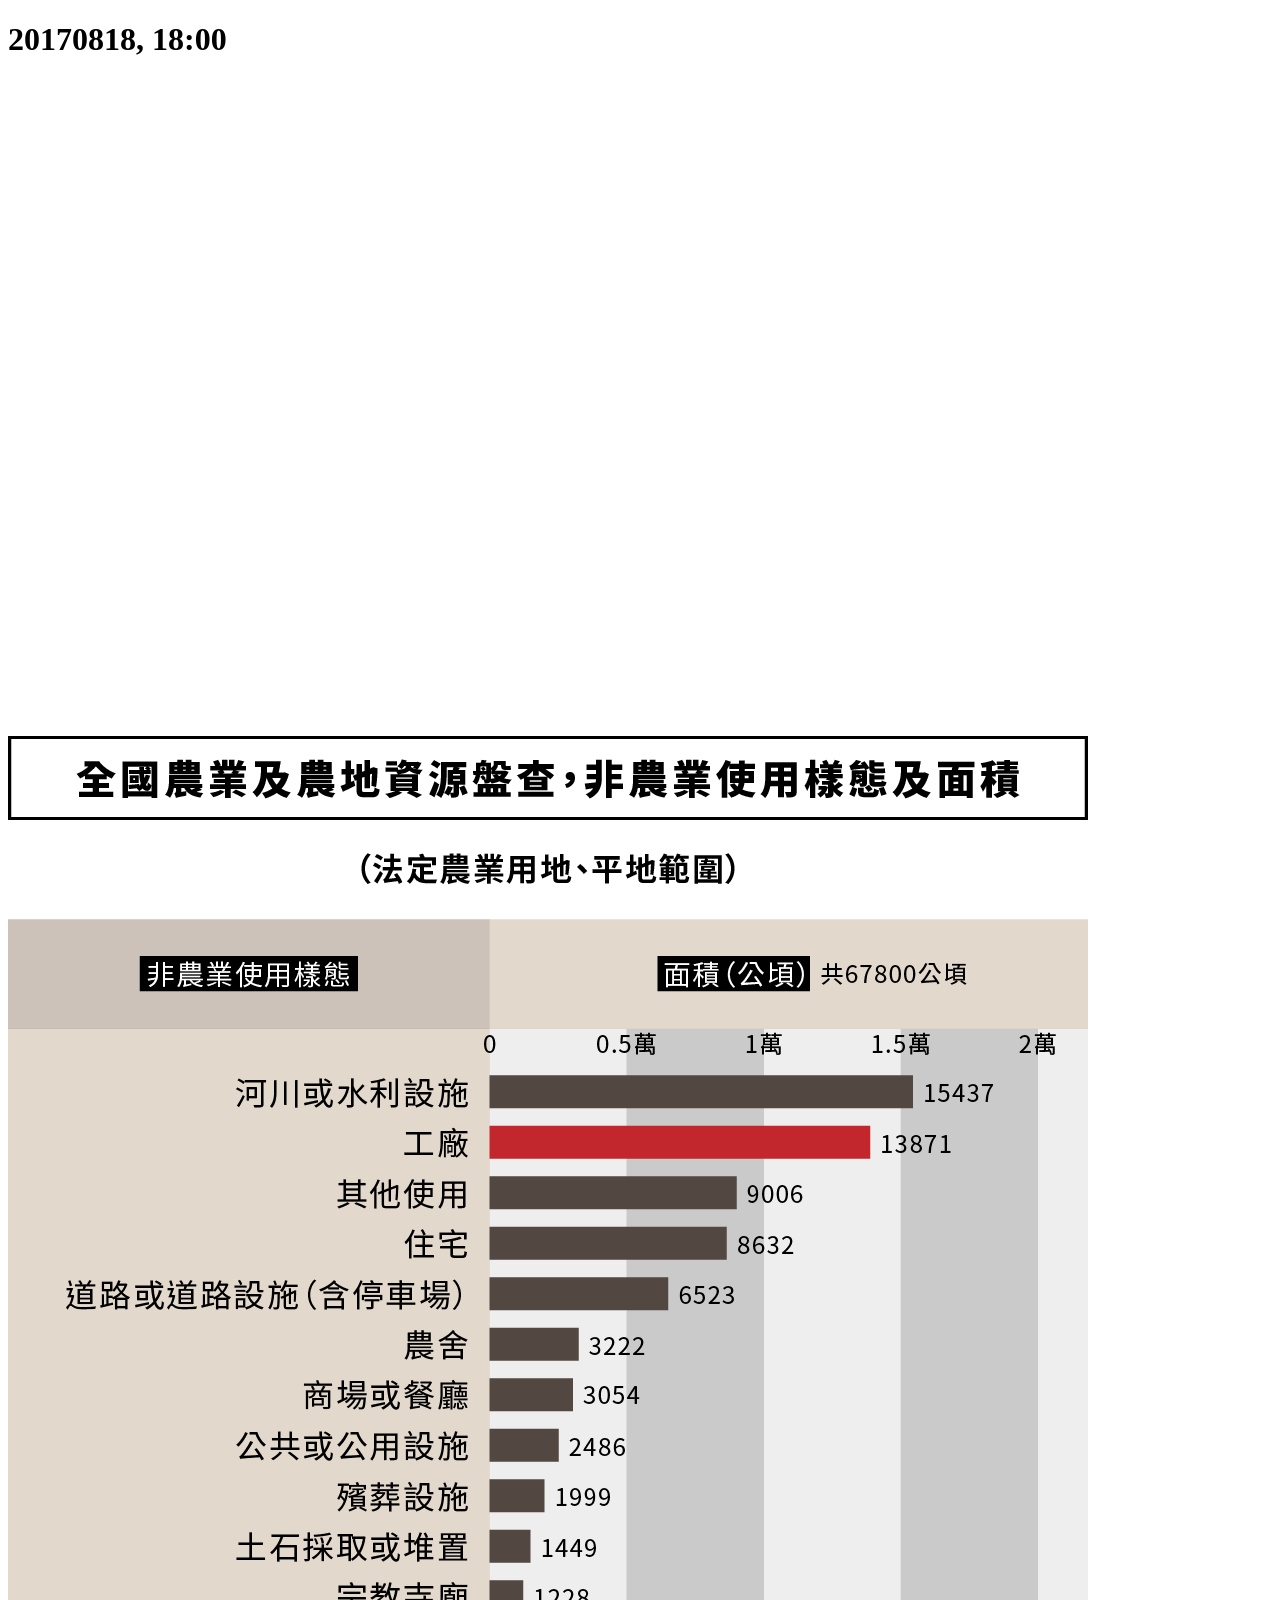
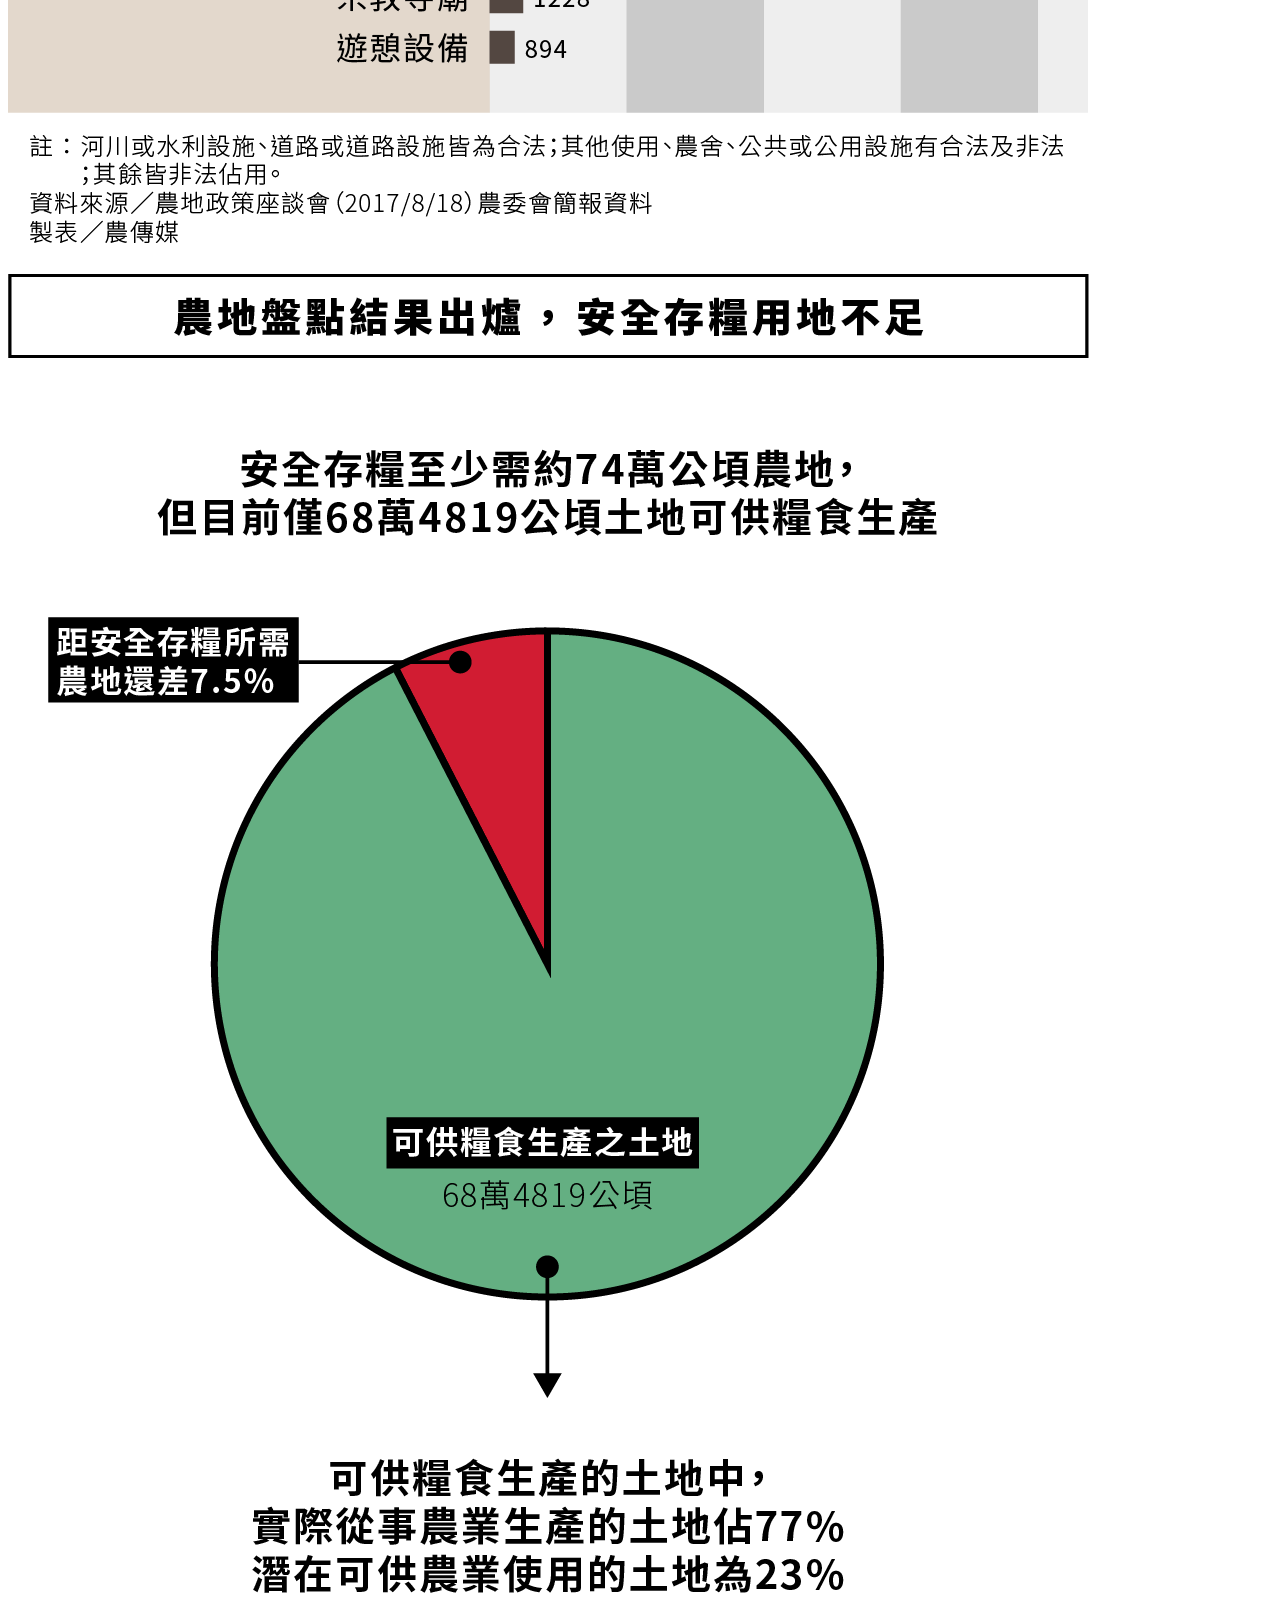
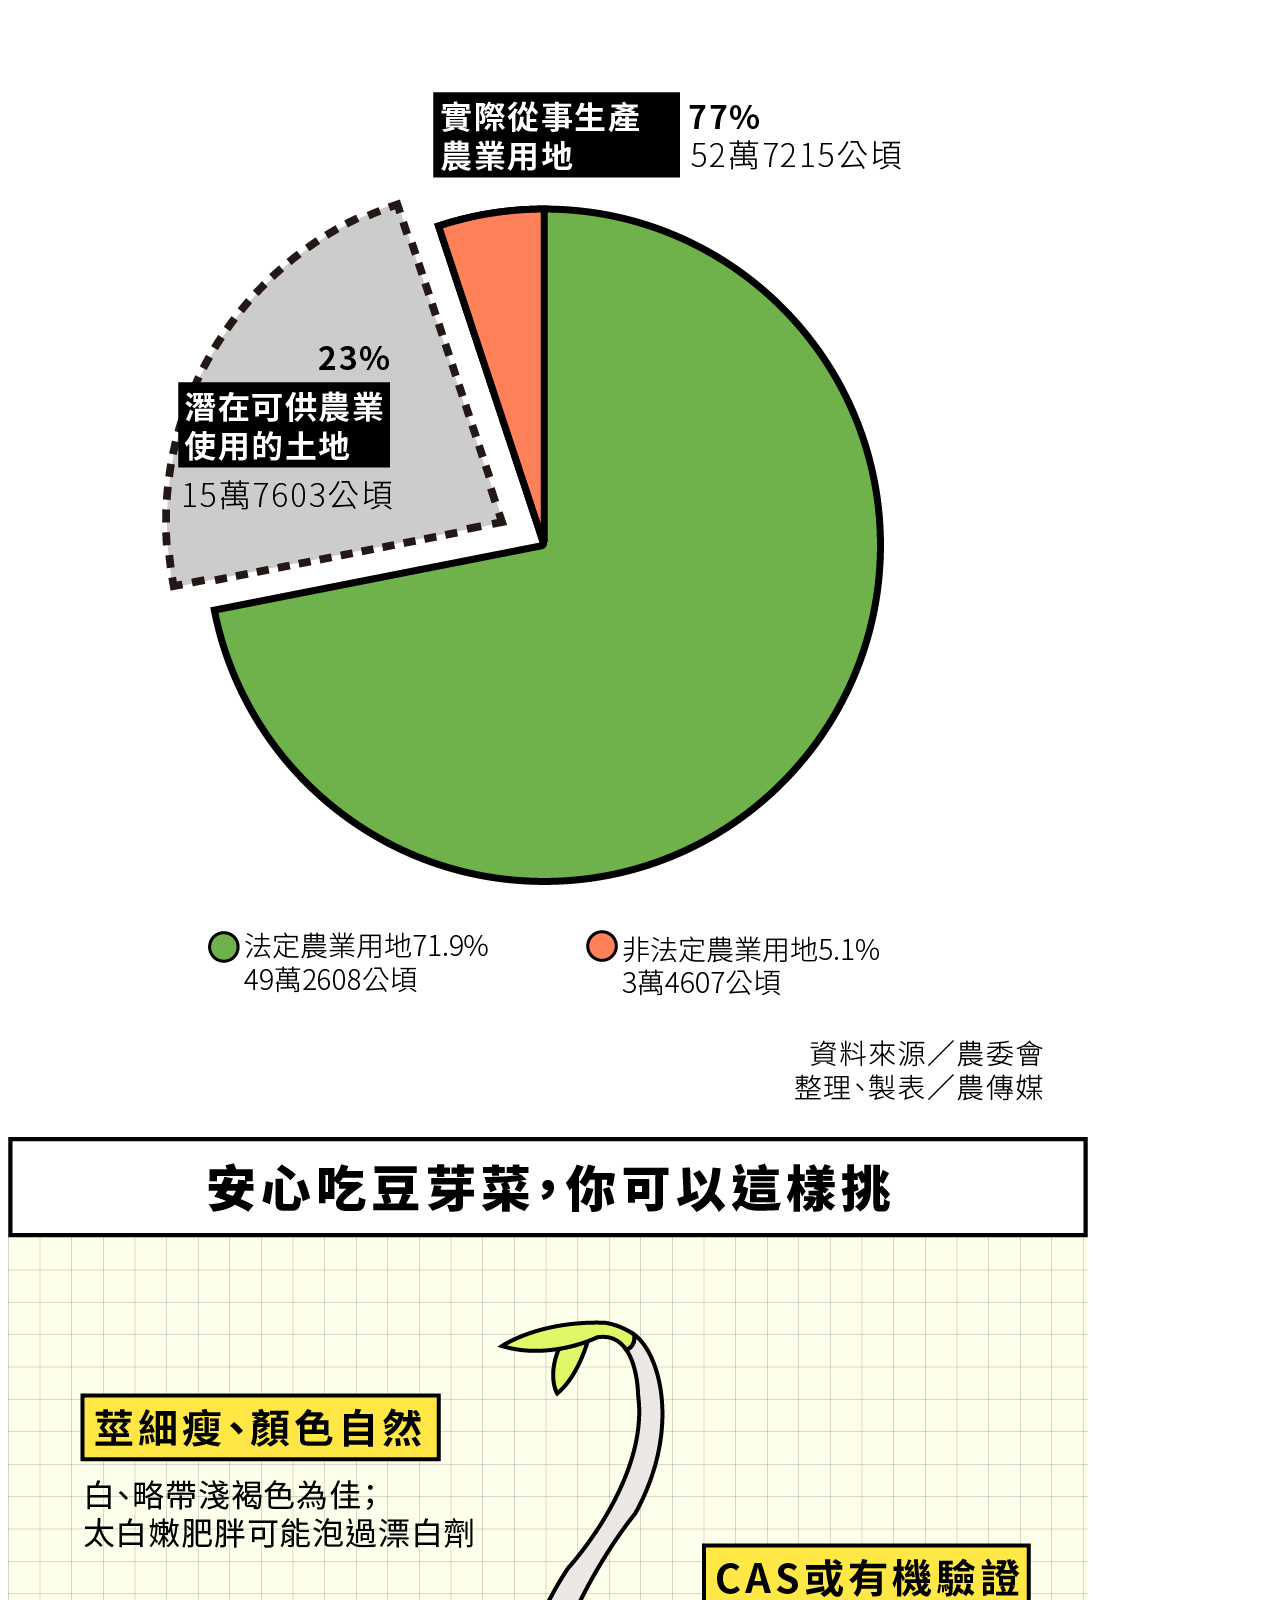
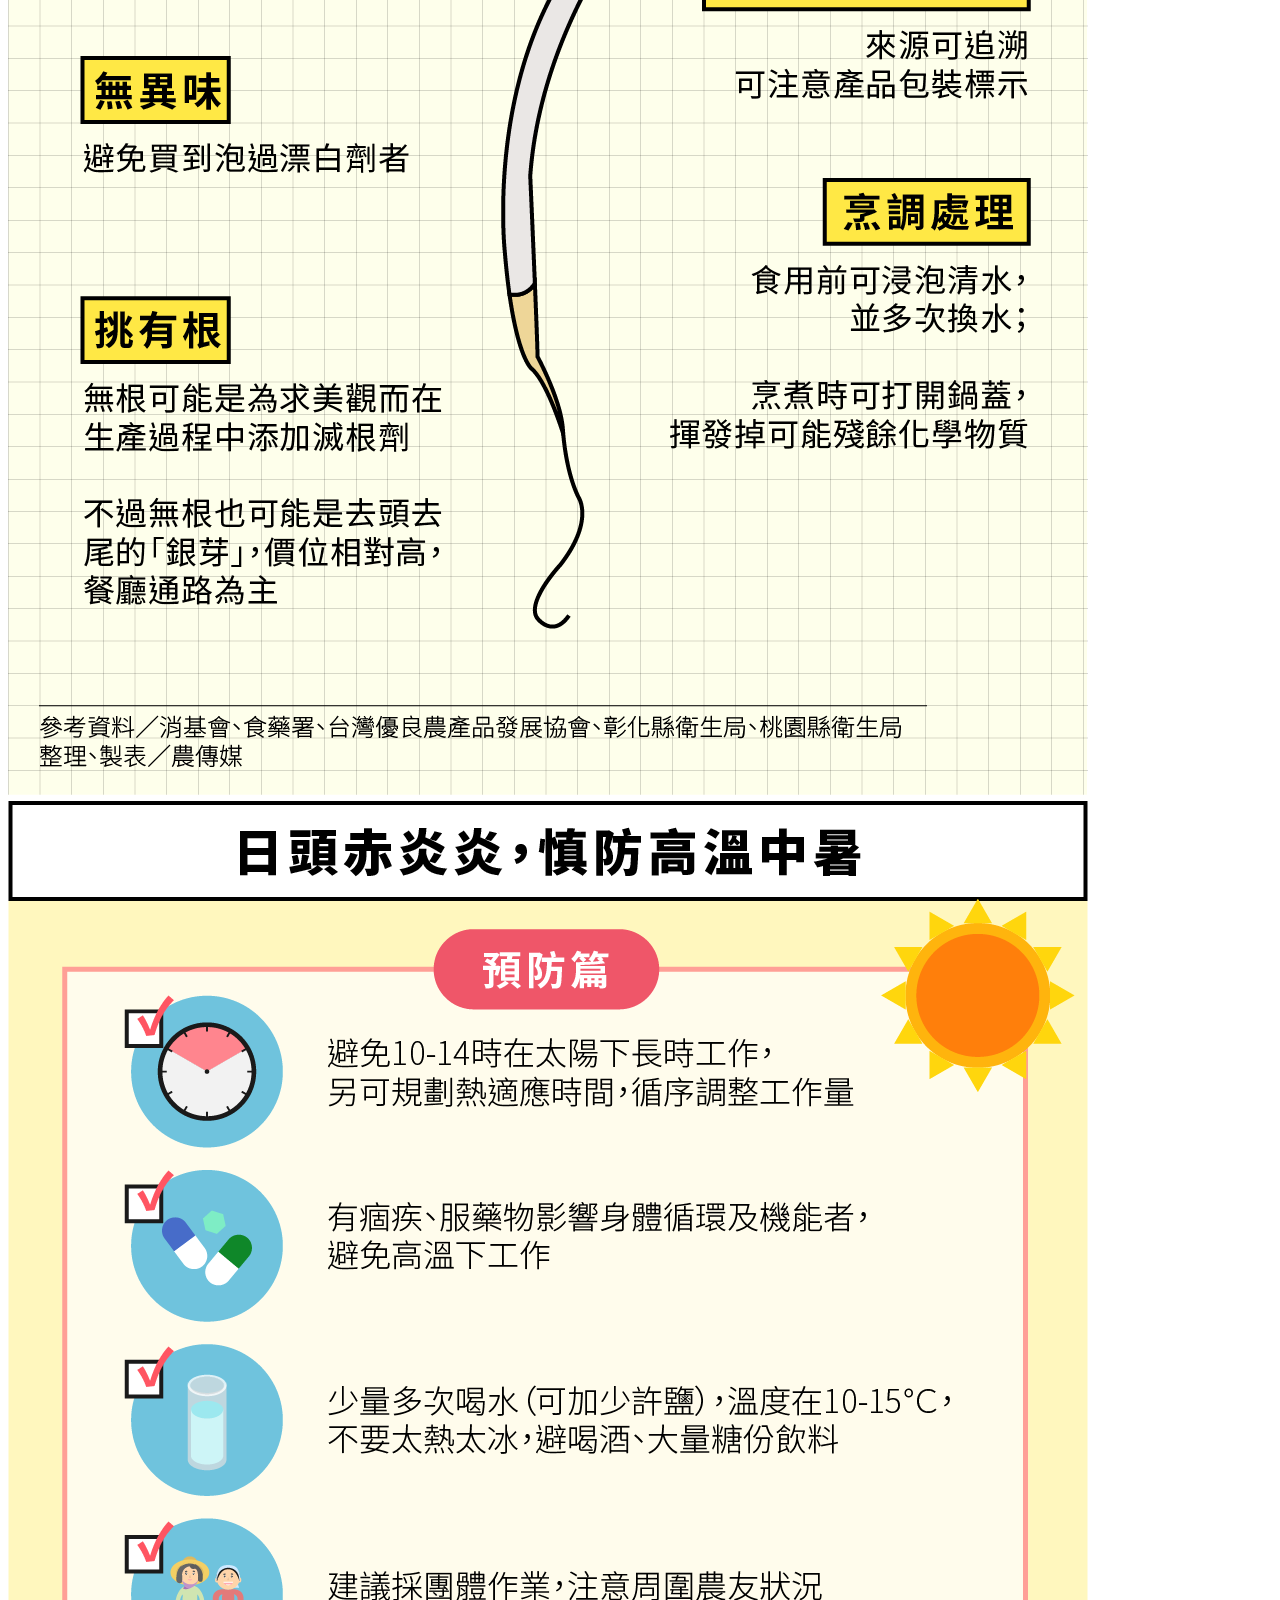
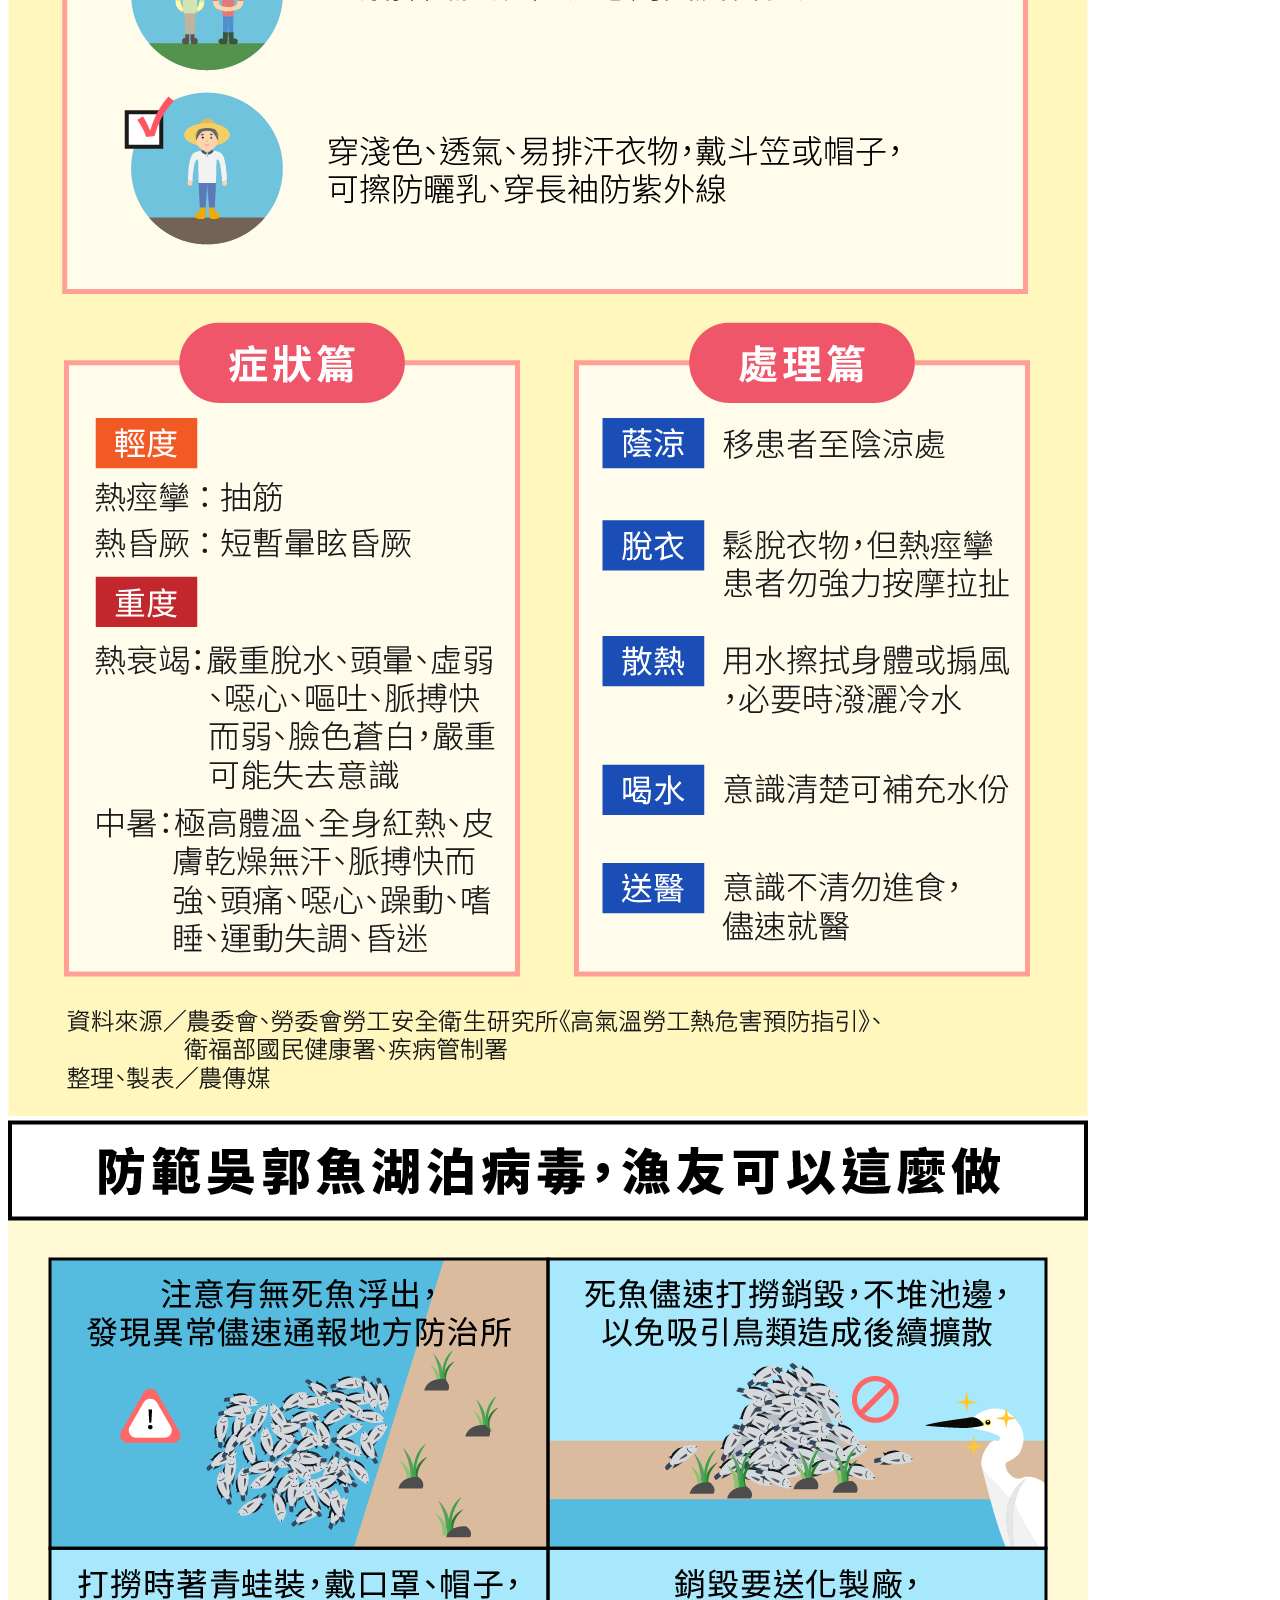
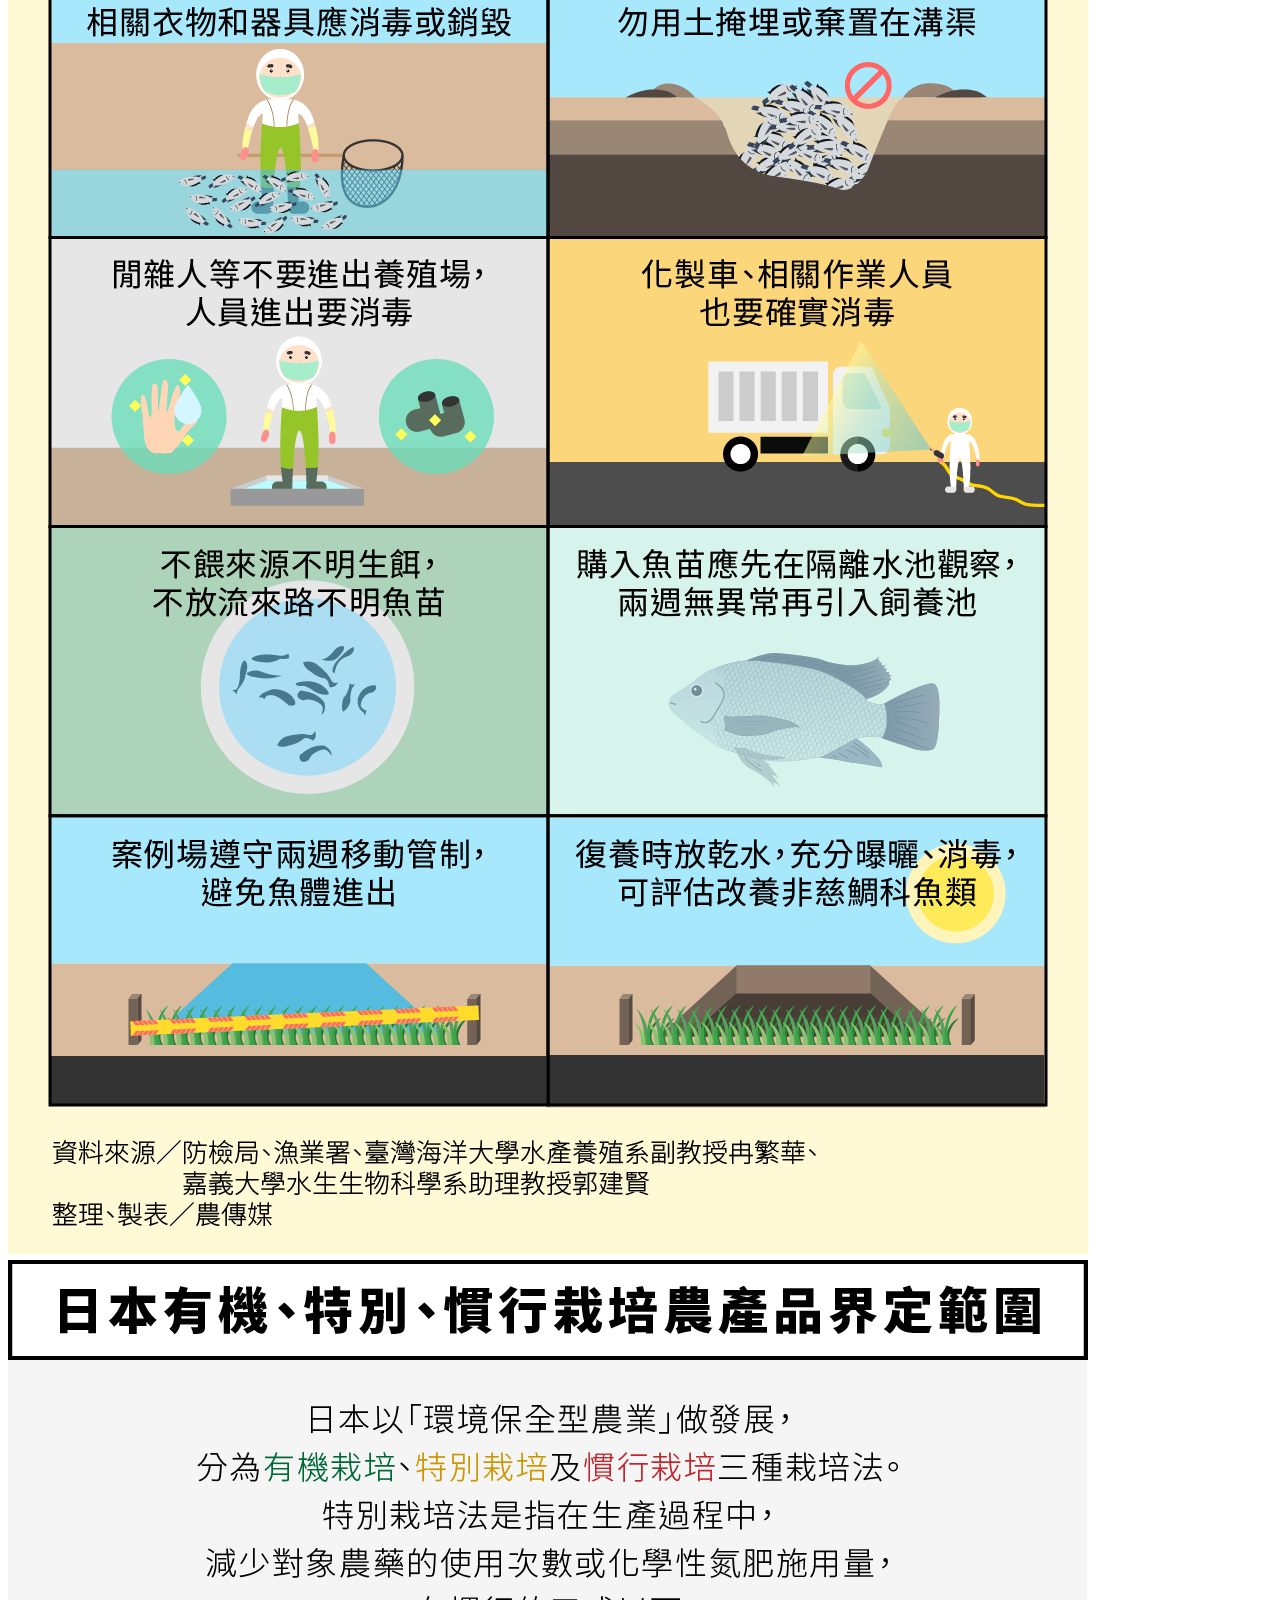
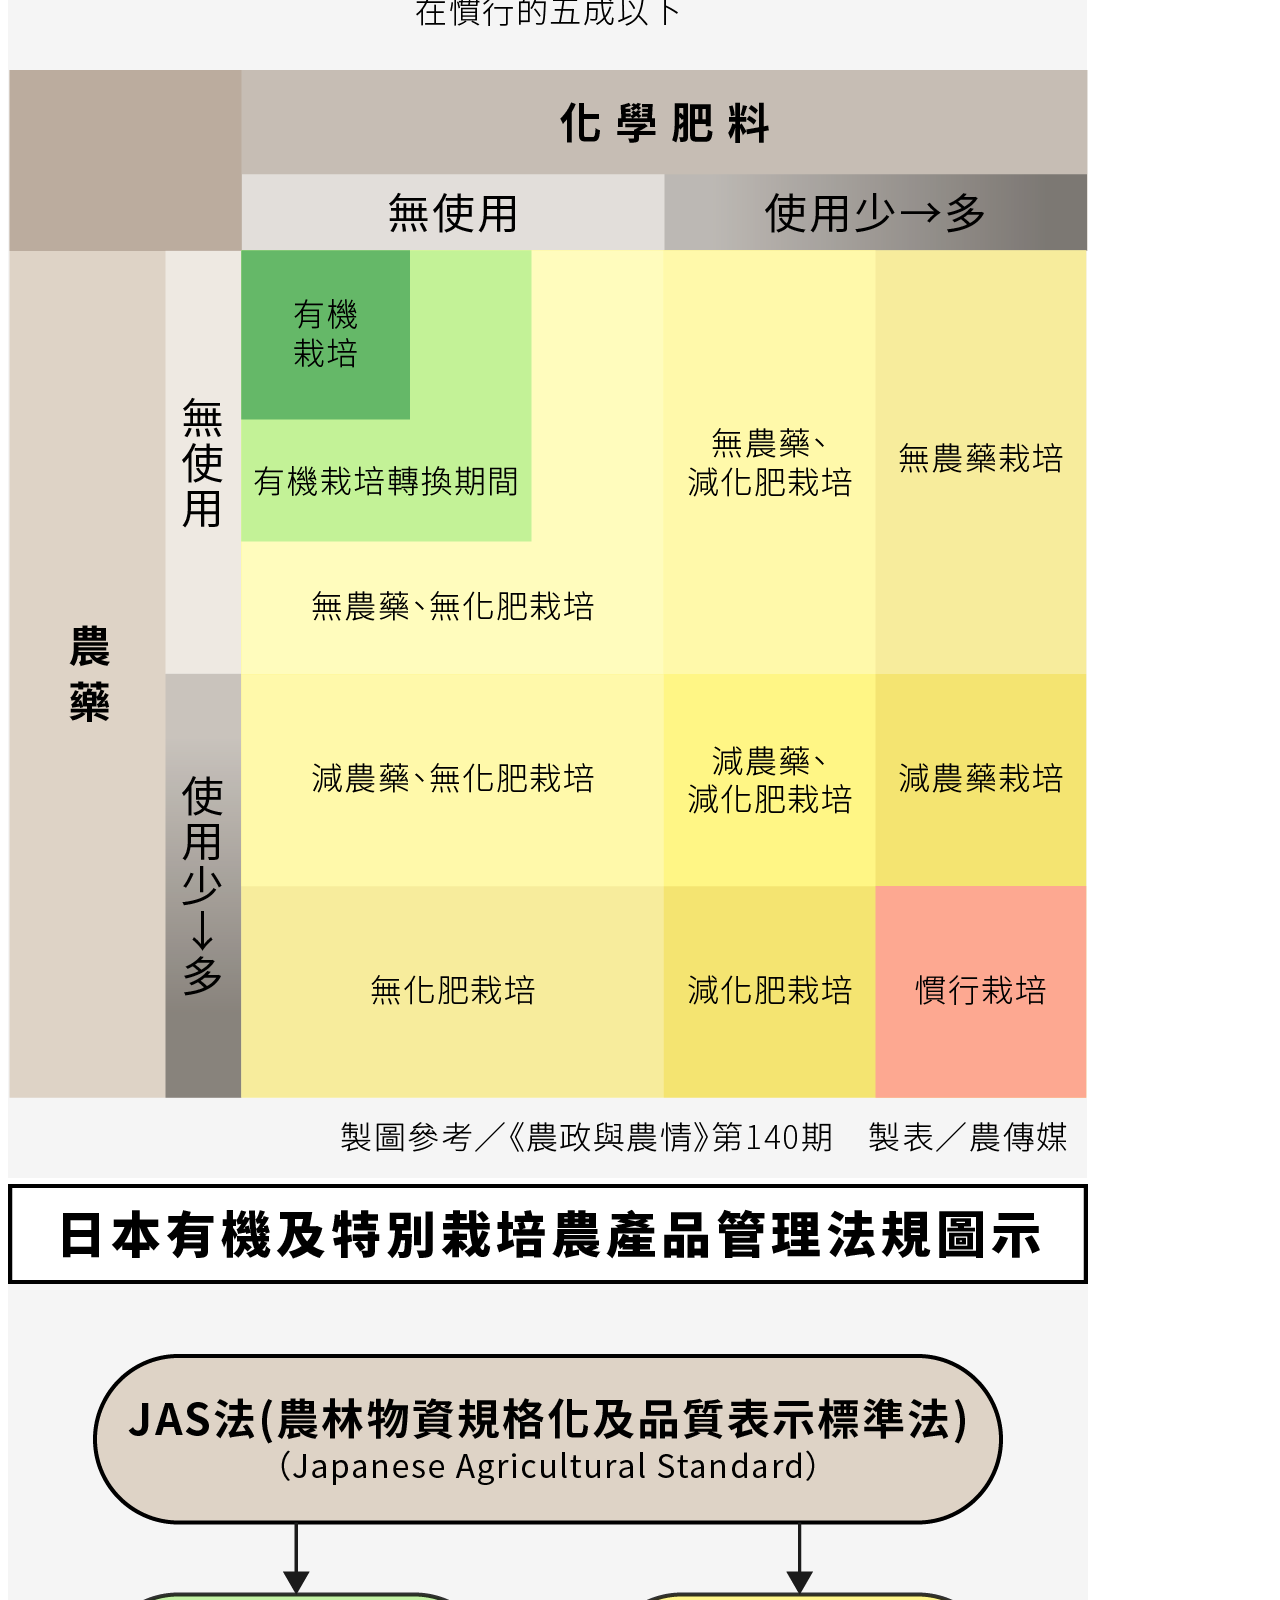
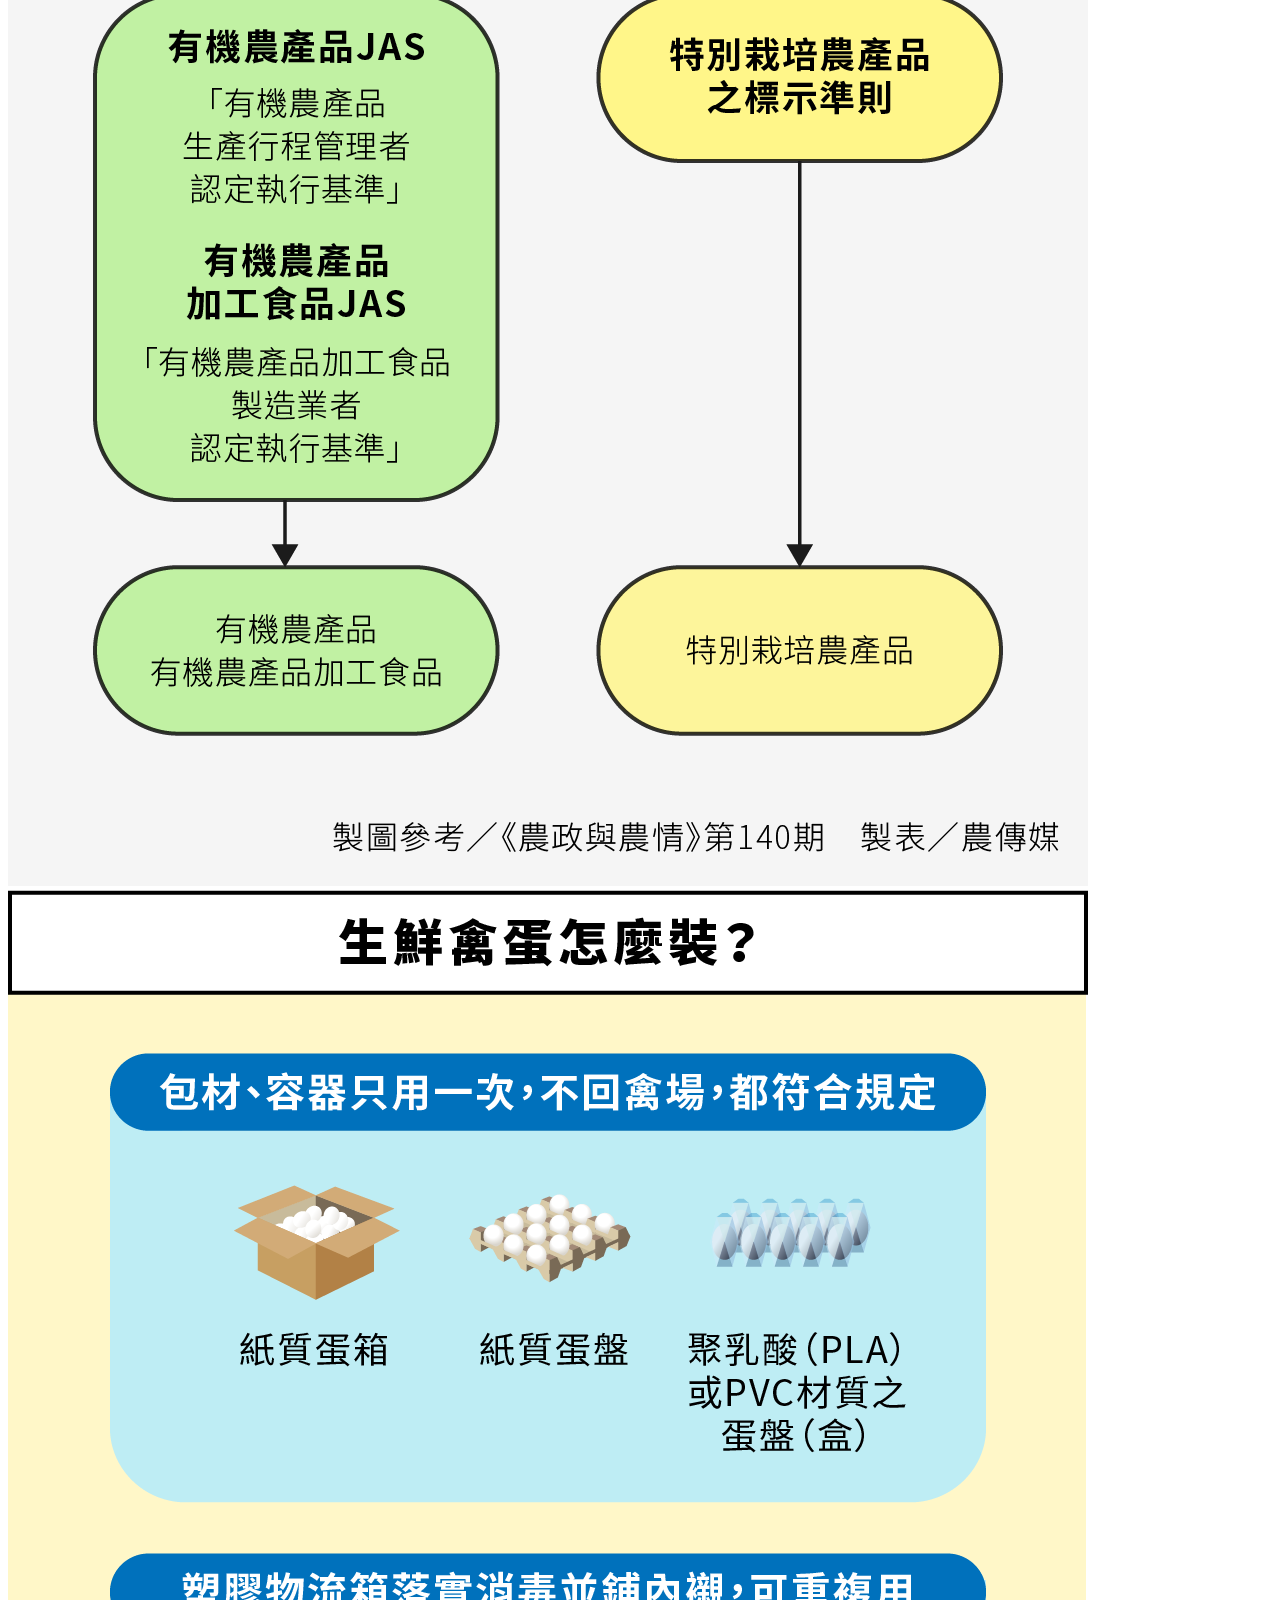
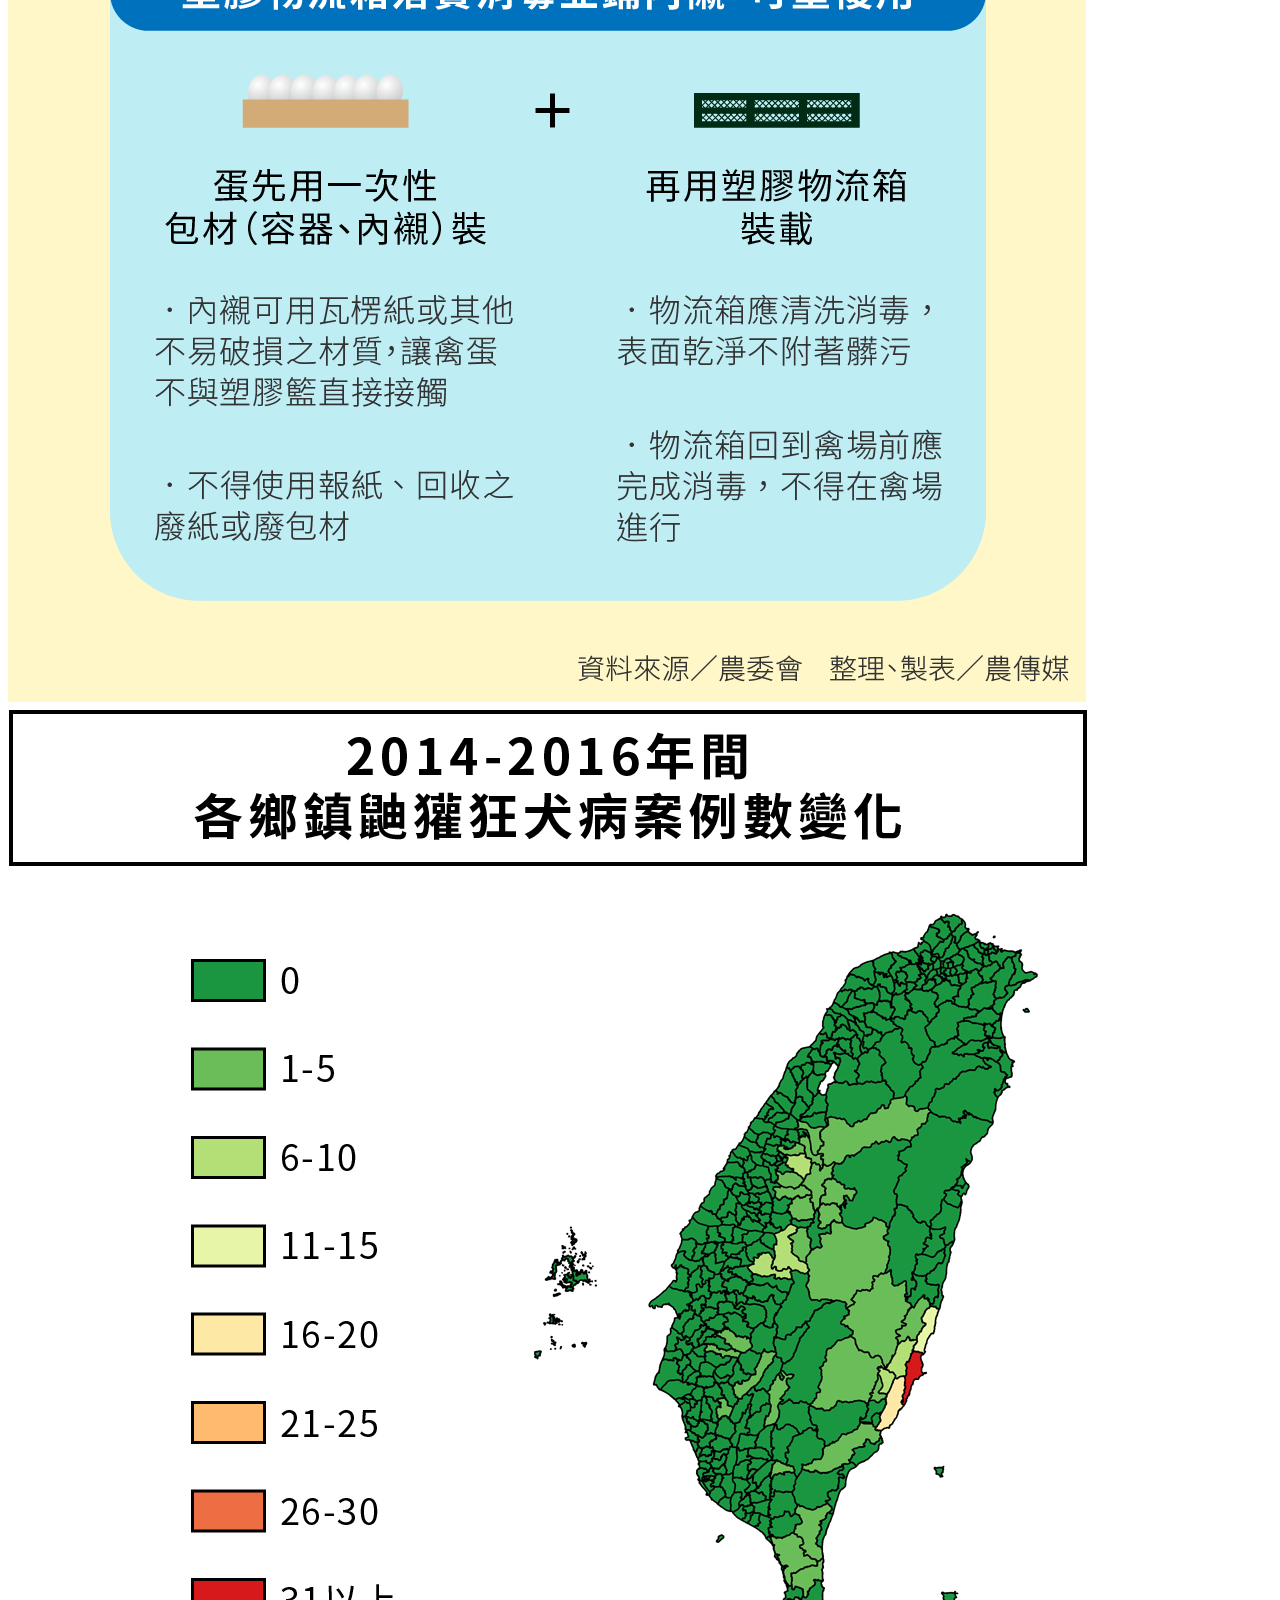
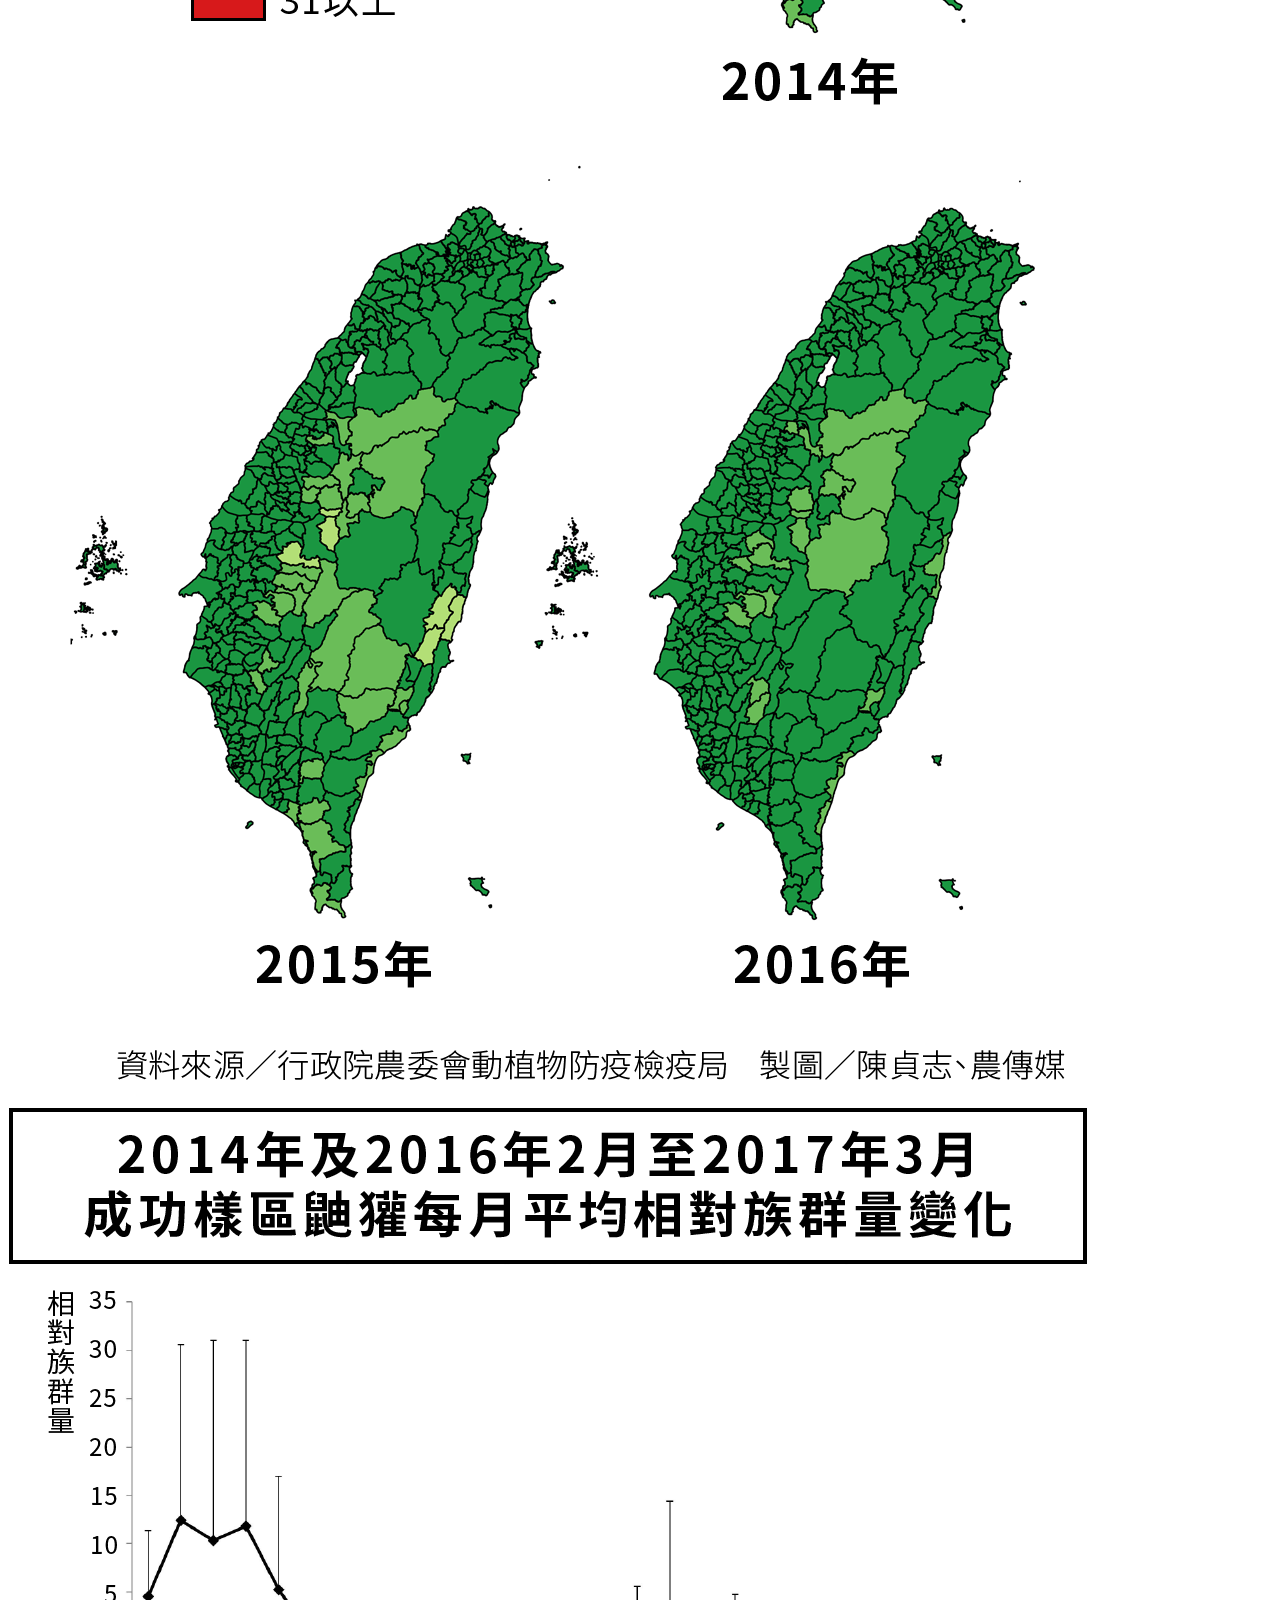
<file: agriharvest/index.html>
<!DOCTYPE html>
<html>
<head>
</head>
<body>
<h1>20170818, 18:00</h1>

<iframe width="995.5184606304376" height="649" seamless frameborder="0" scrolling="no" src="https://docs.google.com/a/agriharvest.tw/spreadsheets/d/1n3QANpQggfMB9q6megjWw9hw_ObgQuUfy3UedU889mM/pubchart?oid=1504598788&amp;format=interactive"></iframe>

<img src="20170818farmland_1.png" title="farmland1">
<img src="20170818farmland_2.png" title="farmland2">
<img src="beanSprouts.png" title="beanSprouts">
<img src="heatStroke.png" title="heatStroke">
<img src="tilapiaLakeVirus.png" title="tilapiaLakeVirus">
<img src="friendly_wang_1.png" title="friendly_wang_1">
<img src="friendly_wang_2.png" title="friendly_wang_2">
<img src="eggContainer.png" title="eggContainer">
<img src="badger3.png" title="badger3">
<img src="badger5.png" title="badger5">
<img src="badger6.png" title="badger6">

<img src="riceDirect0607.png" title="riceDirect0607">
<img src="eggBoxMix_375.gif" title="eggBoxMix_375">
<img src="eggBoxMix.gif" title="eggBoxMix">
<img src="rain.png" title="rain" width="100%"/>
</body>
</html>
</file>
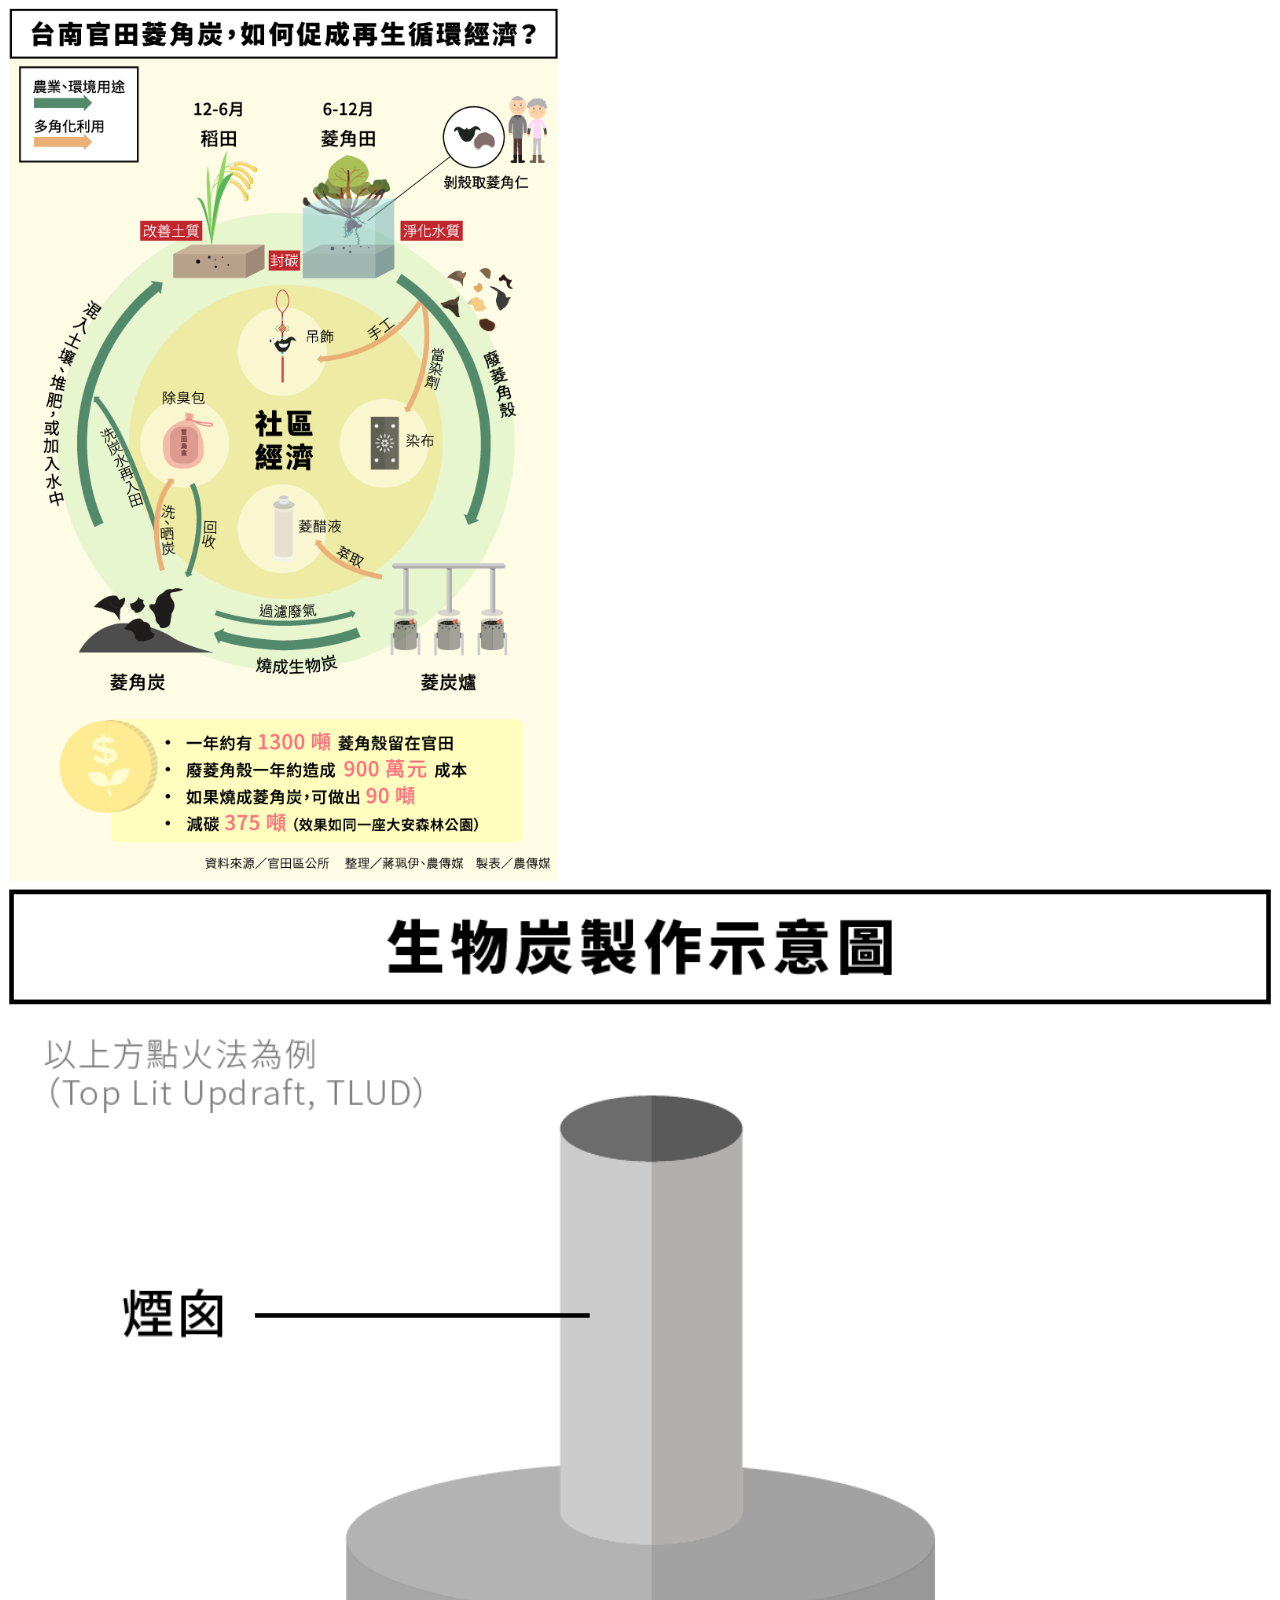
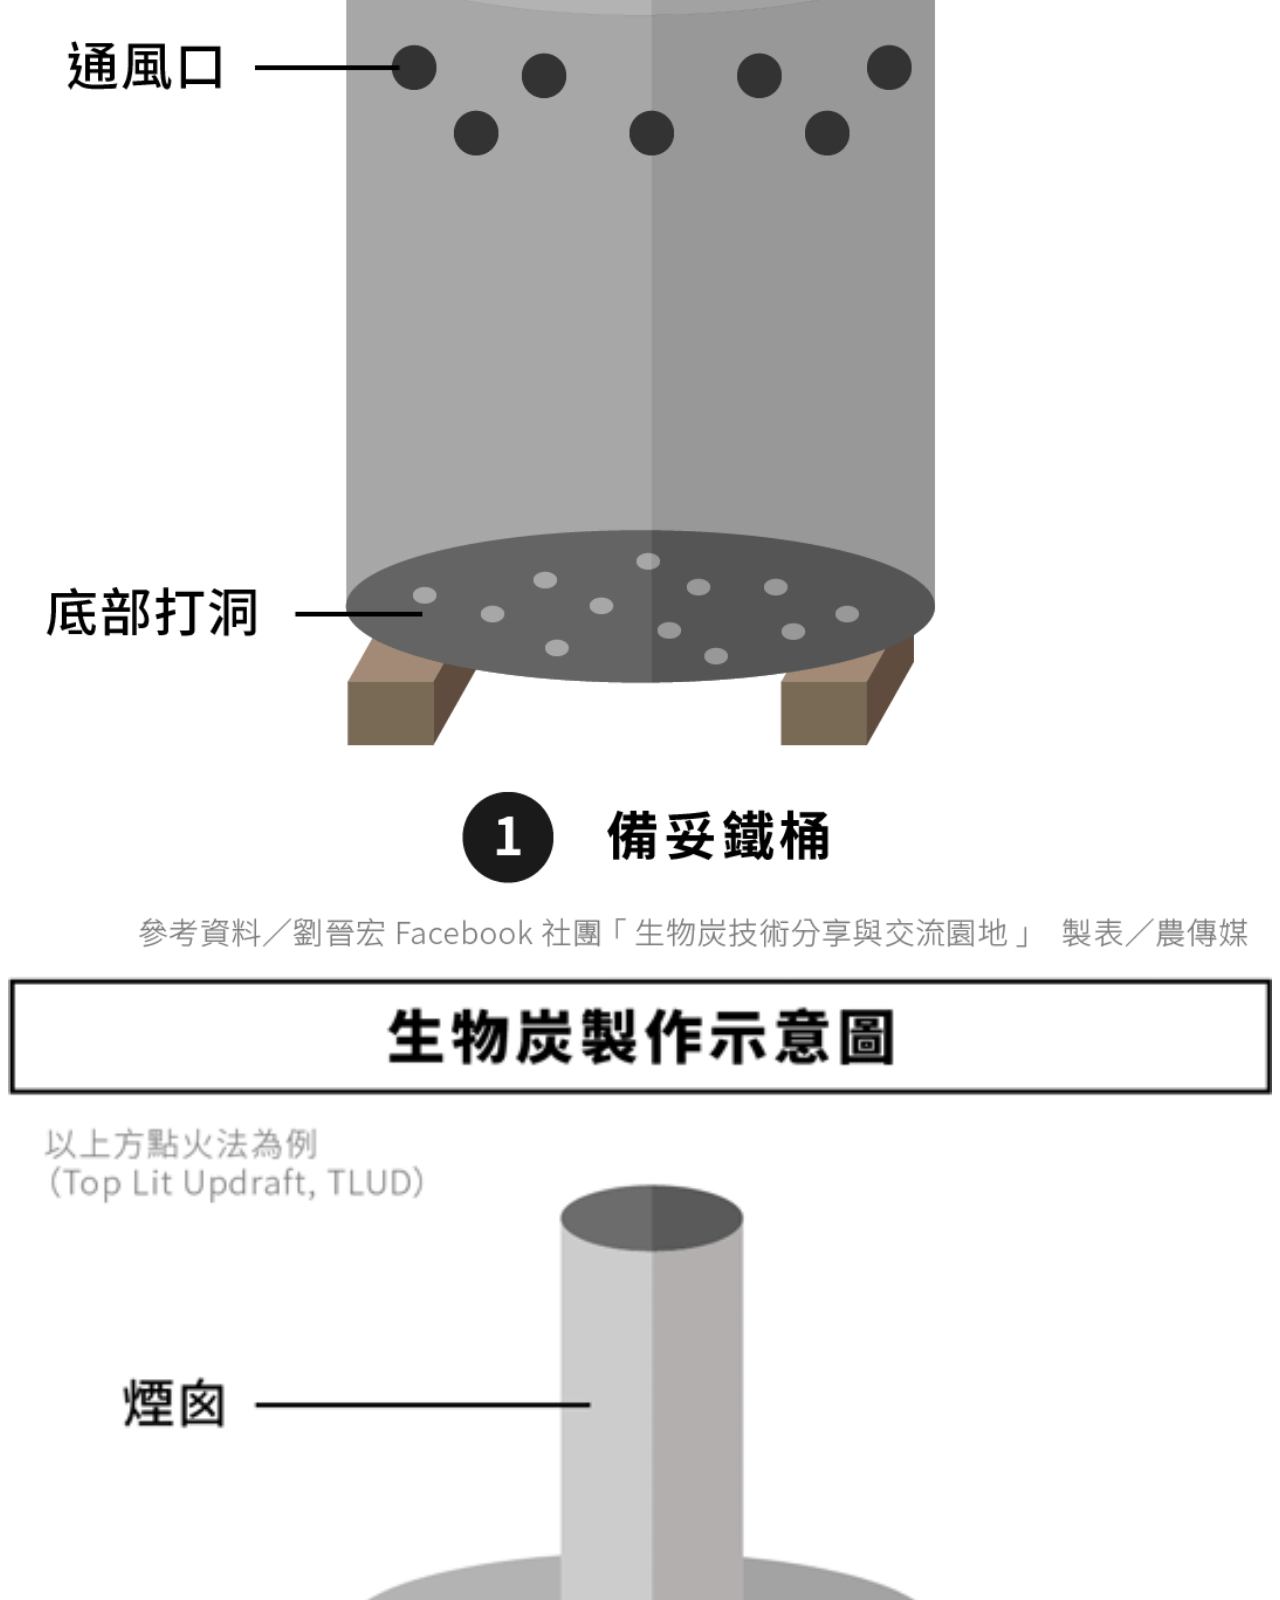
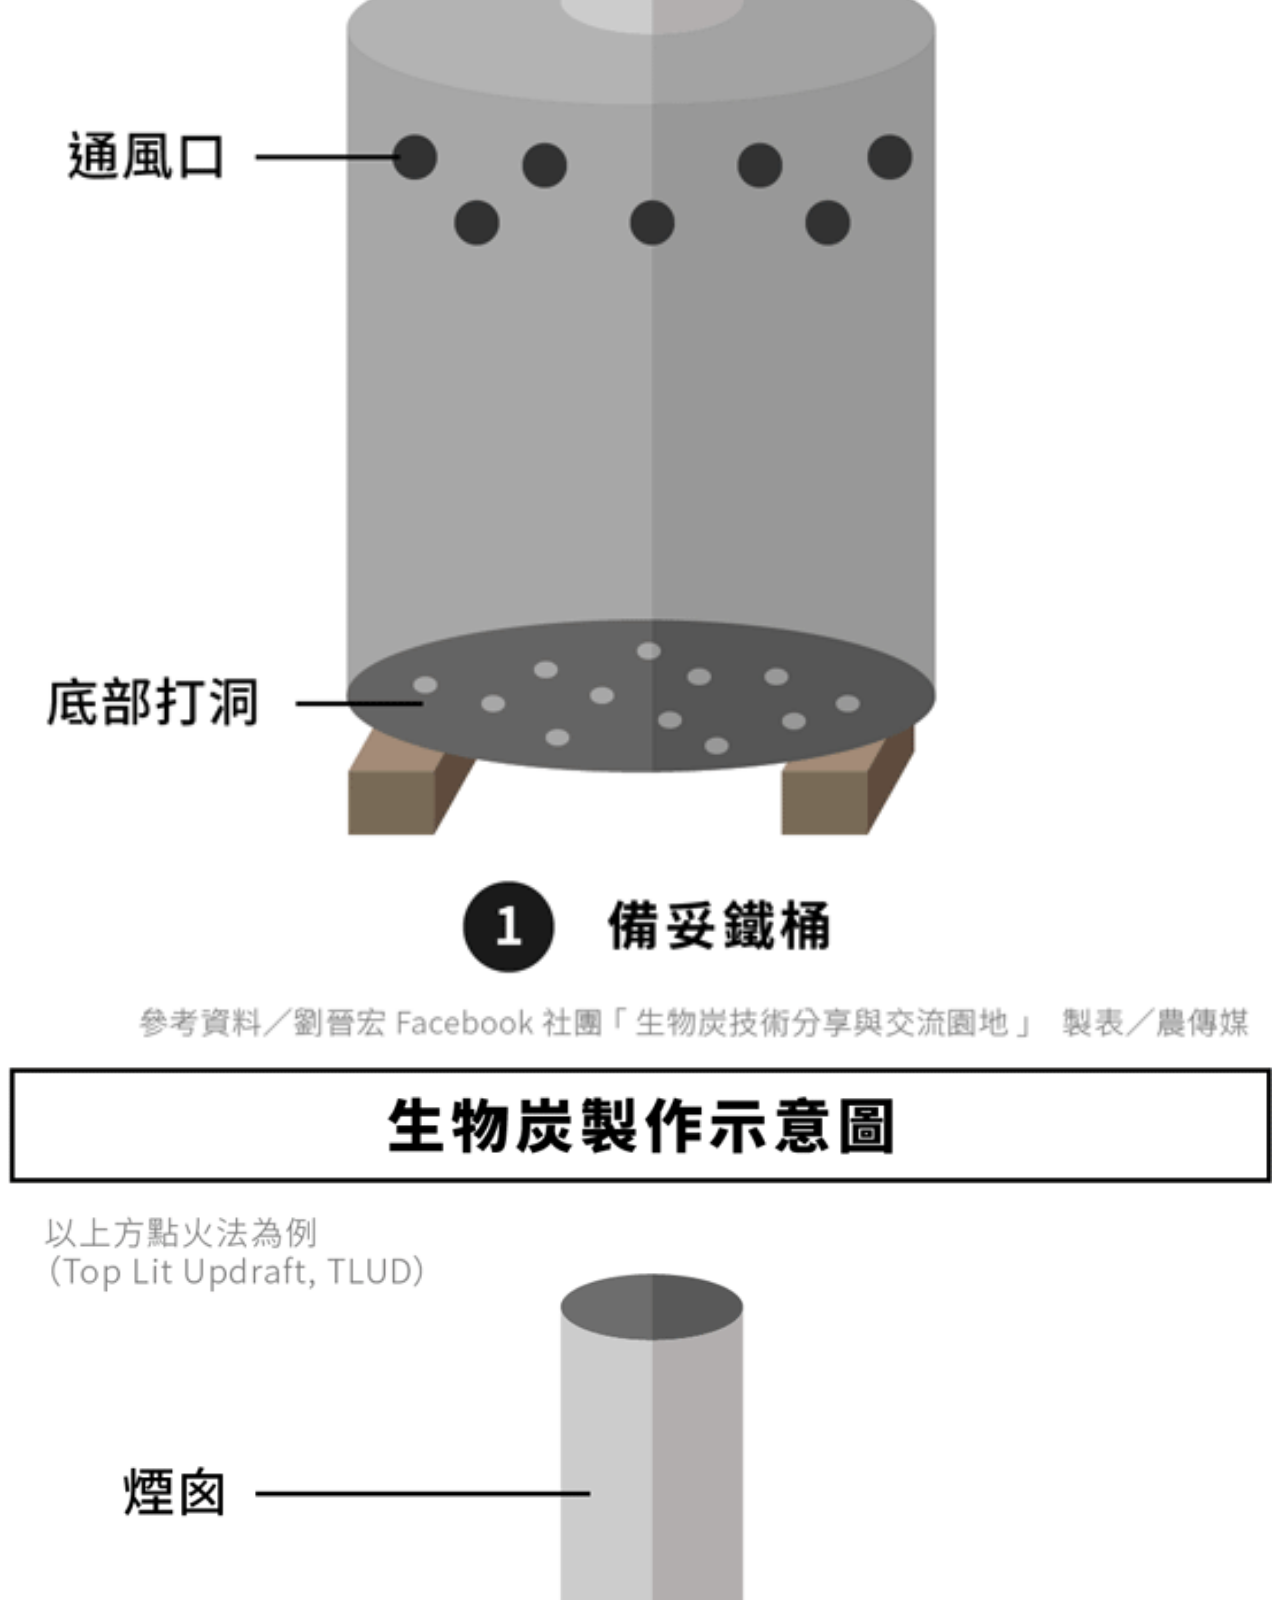
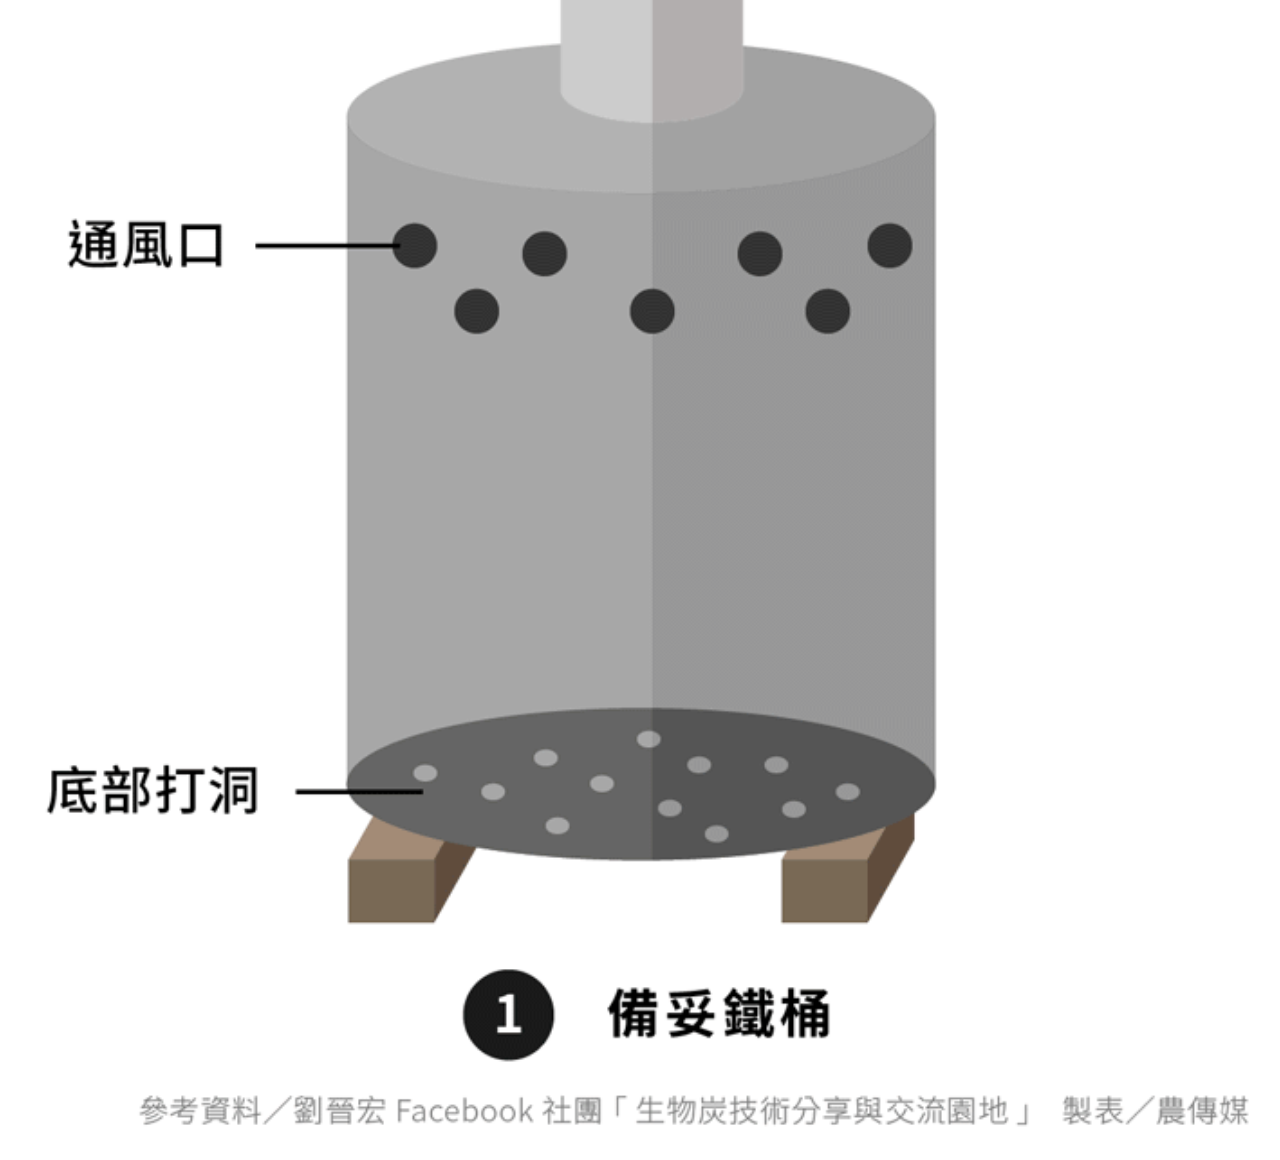
<file: biochar/index.html>
<!DOCTYPE html>
<html>
<head>
</head>
<body>
<img src="cycle.png" title="Agriharvest_cycle" width="550px"/>
<img src="biochar.gif" title="Agriharvest_biochar" width="100%"/>
<img src="biochar_550.gif" title="Agriharvest_biochar_550px" width="100%"/>
<img src="biochar_700.gif" title="Agriharvest_biochar_550px" width="100%"/>
</body>
</html>
</file>
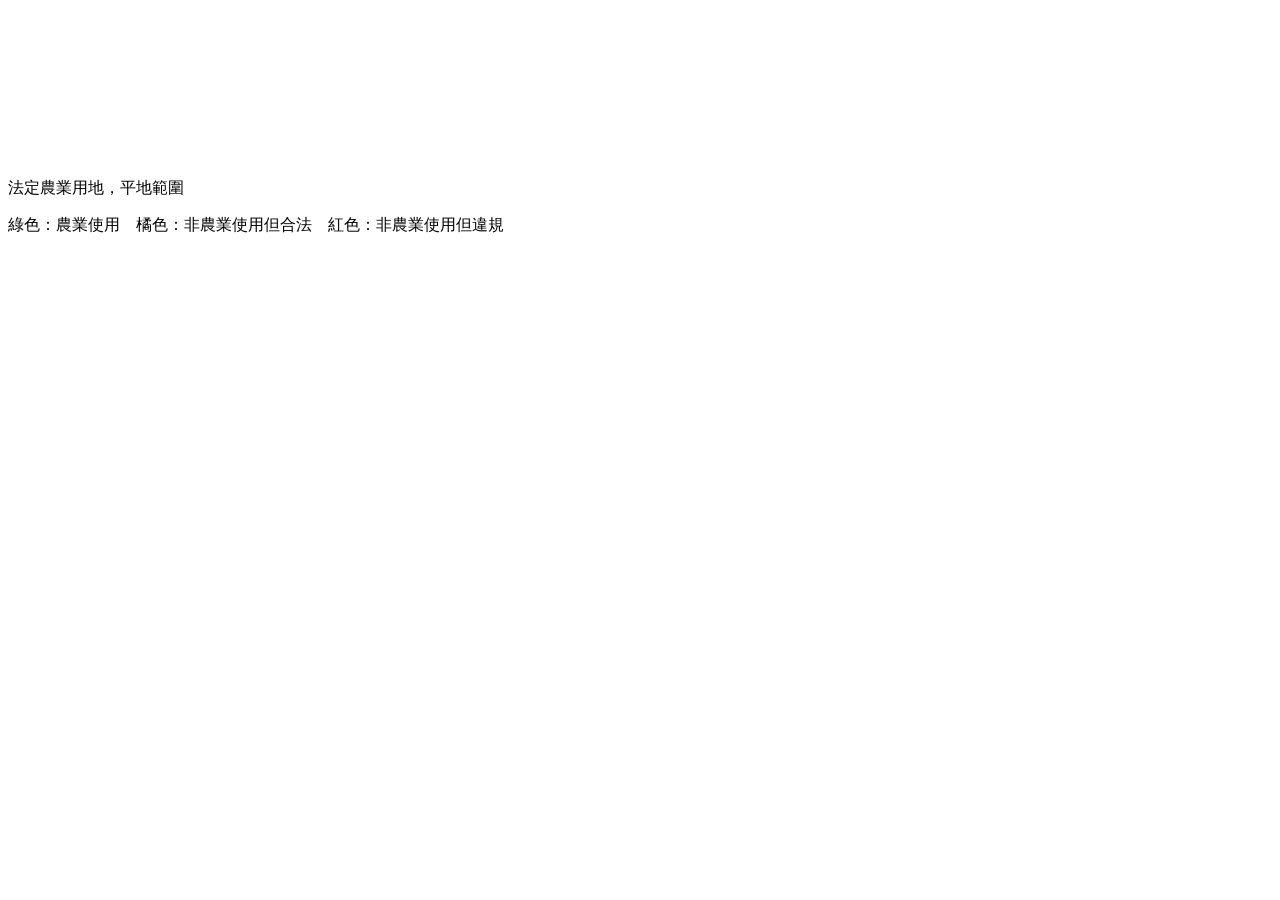
<file: farmland/index.html>
<!doctype html>

<html>
	<head>
		<title>Page Title</title>
		<meta charset="UTF-8">
		<meta name="viewport" content="initial-scale=1.0">
		<script src="https://d3js.org/d3.v3.min.js"></script>
		<style>
                #tooltip{
                  position: absolute;
                  /* left: 20px; */
                  /* top:  100px; */
                  background: #fff;
                  width: 150px;
                  height: auto;
                  padding: 0px 10px;
                  border-radius: 5px;
                  box-shadow: 5px 5px 10px rgba(0,0,0,0.3);
                }

                #tooltip.hidden{
                  display: none;
                } 
        </style>
        


	</head>

	<body>
          <svg></svg>
          
          <p>法定農業用地，平地範圍</p>
          <p>綠色：農業使用　橘色：非農業使用但合法　紅色：非農業使用但違規</p>
          
          
          <!--<div>tooltip顯示資料</div>-->
          <div id="tooltip" class="hidden">
          
          <p><strong id="purpose">使用類型</strong></p>
          <p id="farm_usage">是否農用</p>
          <p id="characteristic">特性</p>
          <p id="area">面積</p>
          <p id="legal">是否法定</p>
          <p id="terrain">地形</p>
          
          </div>  
   

       
      
        <script>
       
       
            

            d3.csv("farmland.csv",function(data)  {
                
                //設定svg版面
                d3.select("svg")
                  .attr({
                        width: "900",
                        height: "700"
                  });
                
                //資料巢狀化
                var nested = { values: 
                                d3.nest()
                                  .key(function(d) { return d["是否法定"]; }) 
                                  .key(function(d) { return d["地形"]; })
                                  .key(function(d) { return d["是否農用"]; })
                                  .key(function(d) { return d["特性"]; })
                                  .key(function(d) { return d["使用類型"]; })
                                  .entries(data)
                             };
//                console.log("印出nested");
//                console.log(nested);
                
                //引入treemap的layout    
                var treemap = d3.layout.treemap().size([900,700]);
                treemap.children(function(d) { return d.values; }); //為什麼要這行
                treemap.value(function(d) { return +d["面積"]; }); 
                var nodes = treemap.nodes(nested);
        
//                console.log("印出nodes:");
//                console.log(nodes);
                
                var areas = nodes[0].value; //總面積
//                console.log("areas:"+areas);
                

                
                //在svg畫出treemap
                 var rects = d3.select("svg").selectAll("rect").data(nodes);
                     rects.enter().append("rect")
                                  .attr({
                                        x: function(d) { return d.x; },
                                        y: function(d) { return d.y; },
                                        width: function(d) { return d.dx; },
                                        height: function(d) { return d.dy; },
                                        fill: "none", stroke: "white"
                                  })
//                    .on("mouseover",function(d){
////                    console.log(d);
//                    d3.select("div").text(d["是否法定"]+","+d["地形"]+","+d["是否農用"]+","+d["特性"]+","+d["使用類型"]+","+d["面積"]);
//                })
                ;
//                rects.exit().remove(); //原本原始碼沒這行
                
                
                

                
        

               //把各矩形加入顏色
//               var color = d3.scale.category20();
//               d3.select("svg").selectAll("rect").attr({fill: function(d) {
//                    return color(d["是否農用"]);
//               }});
                
                

                
               rects.attr({
                       fill: function(d){
                                   //先判斷是農用還是非農用
                                   if(d.是否農用==="農業使用"){
                                          return "#02C874"; // 綠底
                                      }

                                   if(d.是否農用==="非農業使用"){
                                       if(d.特性==="違規"){
                                           if(d.使用類型==="工廠"){
                                                 return "#CE0000"; //深紅
                                           }
                                          return "#FF5151"; //紅
                                        }     
                                          return "#FF9224"; //橘 
                                   }
                       }
               }).on("click",function(d){
                   console.log("點擊印出d:");
                   console.log(d);
                   console.log("點擊印出this:");
                   console.log(this);

               });
                
                
//                d3.selectAll("#texts").attr({
//                    x: function(d) { return d.x + d.dx/2; },
//                    y: function(d) { return d.y + d.dy/2; },
//                    "text-anchor": "middle", // 水平置中
//                    "dominant-baseline": "central" // 垂直置中   
//                }).text("hi").style("font-size","5pt");
                
                

                
                
//                //加入文字
        var texts =  d3.select("svg").selectAll("text").data(nodes);
                
            texts.enter()
                 .append("text")
                 .attr({
                        x: function(d) { return d.x + d.dx/2; },
                        y: function(d) { return d.y + d.dy/2; },
                        "text-anchor": "middle", // 水平置中
                        "dominant-baseline": "central", // 垂直置中
                        class: "texts"
                 })
                 .text(function(d) {
                           if(d.value/areas>=0.01&&d.depth===6){
                                return Math.round(d.value/areas*100*10)/10+"%"; 
                           }else{
                               return "";
                           }
                       })
//                  .append("tspan")
//                  .attr({
//                        x: function(d) { return d.x + d.dx/2; },
//                        y: function(d) { return d.y + d.dy/2+ 20; },
//                        "text-anchor": "middle", // 水平置中
//                        "dominant-baseline": "central", // 垂直置中
//                        })
//                  .text(function(d) {
//                           if(d.value/areas>=0.01&&d.depth===6){
//                                return d.使用類型; 
//                           }else{
//                               return "";
//                           }
//                       } )
                ;
                
                
                
               
                
                
                
                //mouse移入，加入提示框
                rects.on("mouseover",function(d){
    //                console.log("啟動mouseover");
                    
//                    console.log(d);

                    //讓選到的人顏色變淺
                    //先選出目前的顏色
                    var nowColor = d3.select(this).attr("fill");

                    //調整透明度
                    nowColor = d3.select(this).style("opacity", 0.8);

                    //讓位置去吃矩形的
                    var tooltipX = +d3.select(this).attr("x"); //要+
                    var tooltipY = +d3.select(this).attr("y");
                    var tooltipW = +d3.select(this).attr("width");

                    //改變位置
                    d3.select("#tooltip").style({
                        left: tooltipX+15+tooltipW+"px",
                        top: tooltipY+15+"px"
                    })

                    //替換tooltip內容(選擇其id後，修改內容)
                    d3.select("#legal").text(d.是否法定);
                    d3.select("#terrain").text(d.地形);
                    d3.select("#farm_usage").text(d.是否農用);
                    d3.select("#characteristic").text(d.特性);
                    d3.select("#purpose").text("使用類型："+d.使用類型);
                    d3.select("#area").text("面積："+d.面積+"公頃 ("+Math.round(d.面積/areas*100*100)/100+"%)");



                    //顯現tooltip
                    d3.select("#tooltip").classed("hidden", false);
                    


                });
            
            //mouse移出圓圈
            rects.on("mouseout",function(d){
                    d3.select("#tooltip").classed("hidden", true);
//                    console.log("mouseout!");
                
                    
                    
                //讓選到的人顏色變淺
                //先選出目前的顏色
                var nowColor = d3.select(this).attr("fill");
                
                //調整透明度
//                console.log(nowColor);
                nowColor = d3.select(this).attr({
                    fill: nowColor
                }).style("opacity", 1);
                

            
            
            
            });
                

                
                
                
          });

            
            
            

        </script>


	</body>
</html>
</file>
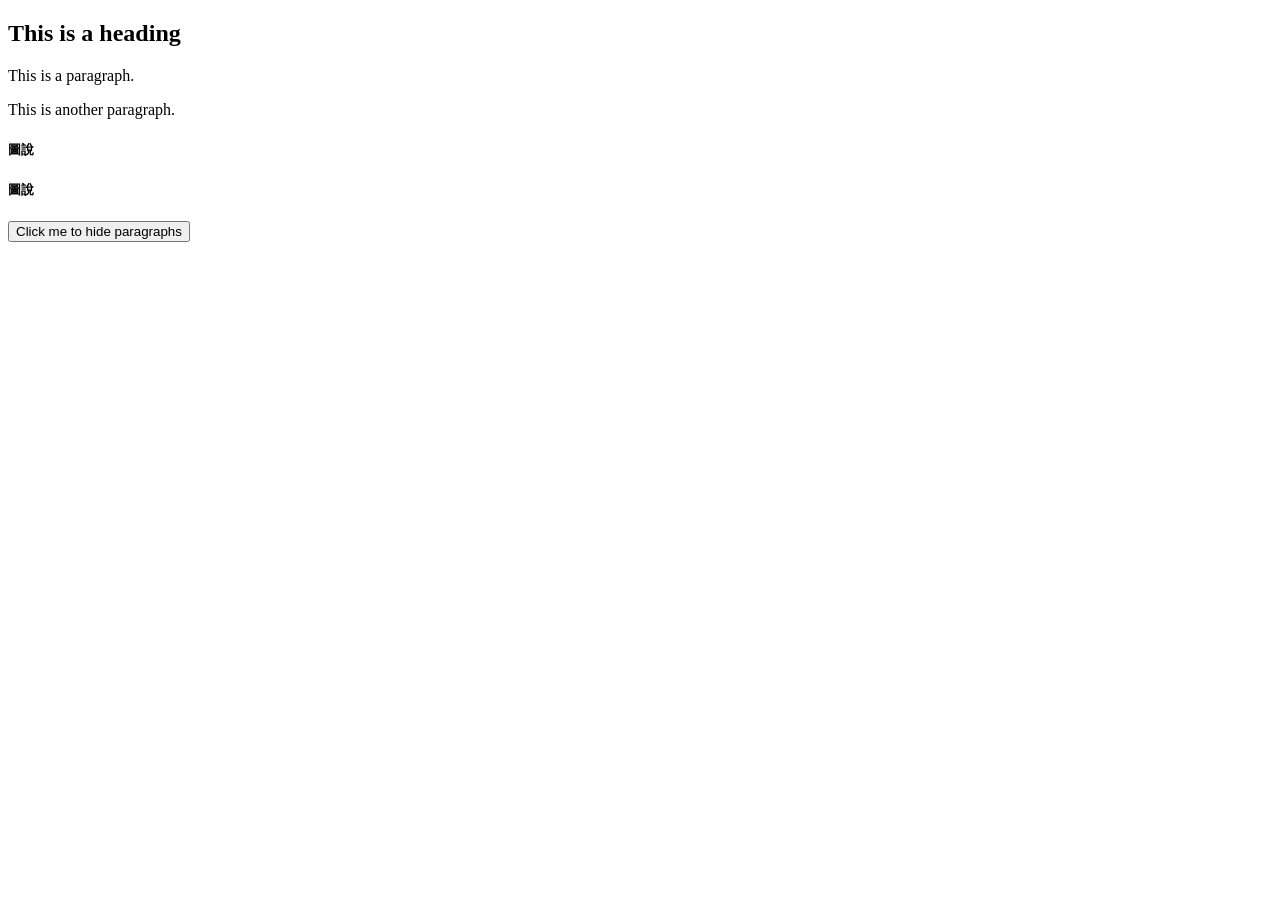
<file: learning/index.html>
<!doctype html>

<html>
	<head>
		<title>Learning jQuery</title>
		<meta charset="UTF-8">
		<meta name="viewport" content="initial-scale=1.0">
		
		
        <!--引入jQuery-->
		<script src="https://ajax.googleapis.com/ajax/libs/jquery/3.2.1/jquery.min.js">
        </script>
        <script>
            $(document).ready(function(){
                $("button").click(function(){
                    $("p").hide();
                    $("#heading").hide();
                    $(".explanation").hide();
                });
            });
        </script>
		
	</head>

	<body>
	
	<h2 id="heading">This is a heading</h2>

    <p>This is a paragraph.</p>
    <p>This is another paragraph.</p>
    
    
    <h5 class="explanation">圖說</h5>
    <h5 class="explanation">圖說</h5>
    

    <button>Click me to hide paragraphs</button>

	</body>
</html>
</file>
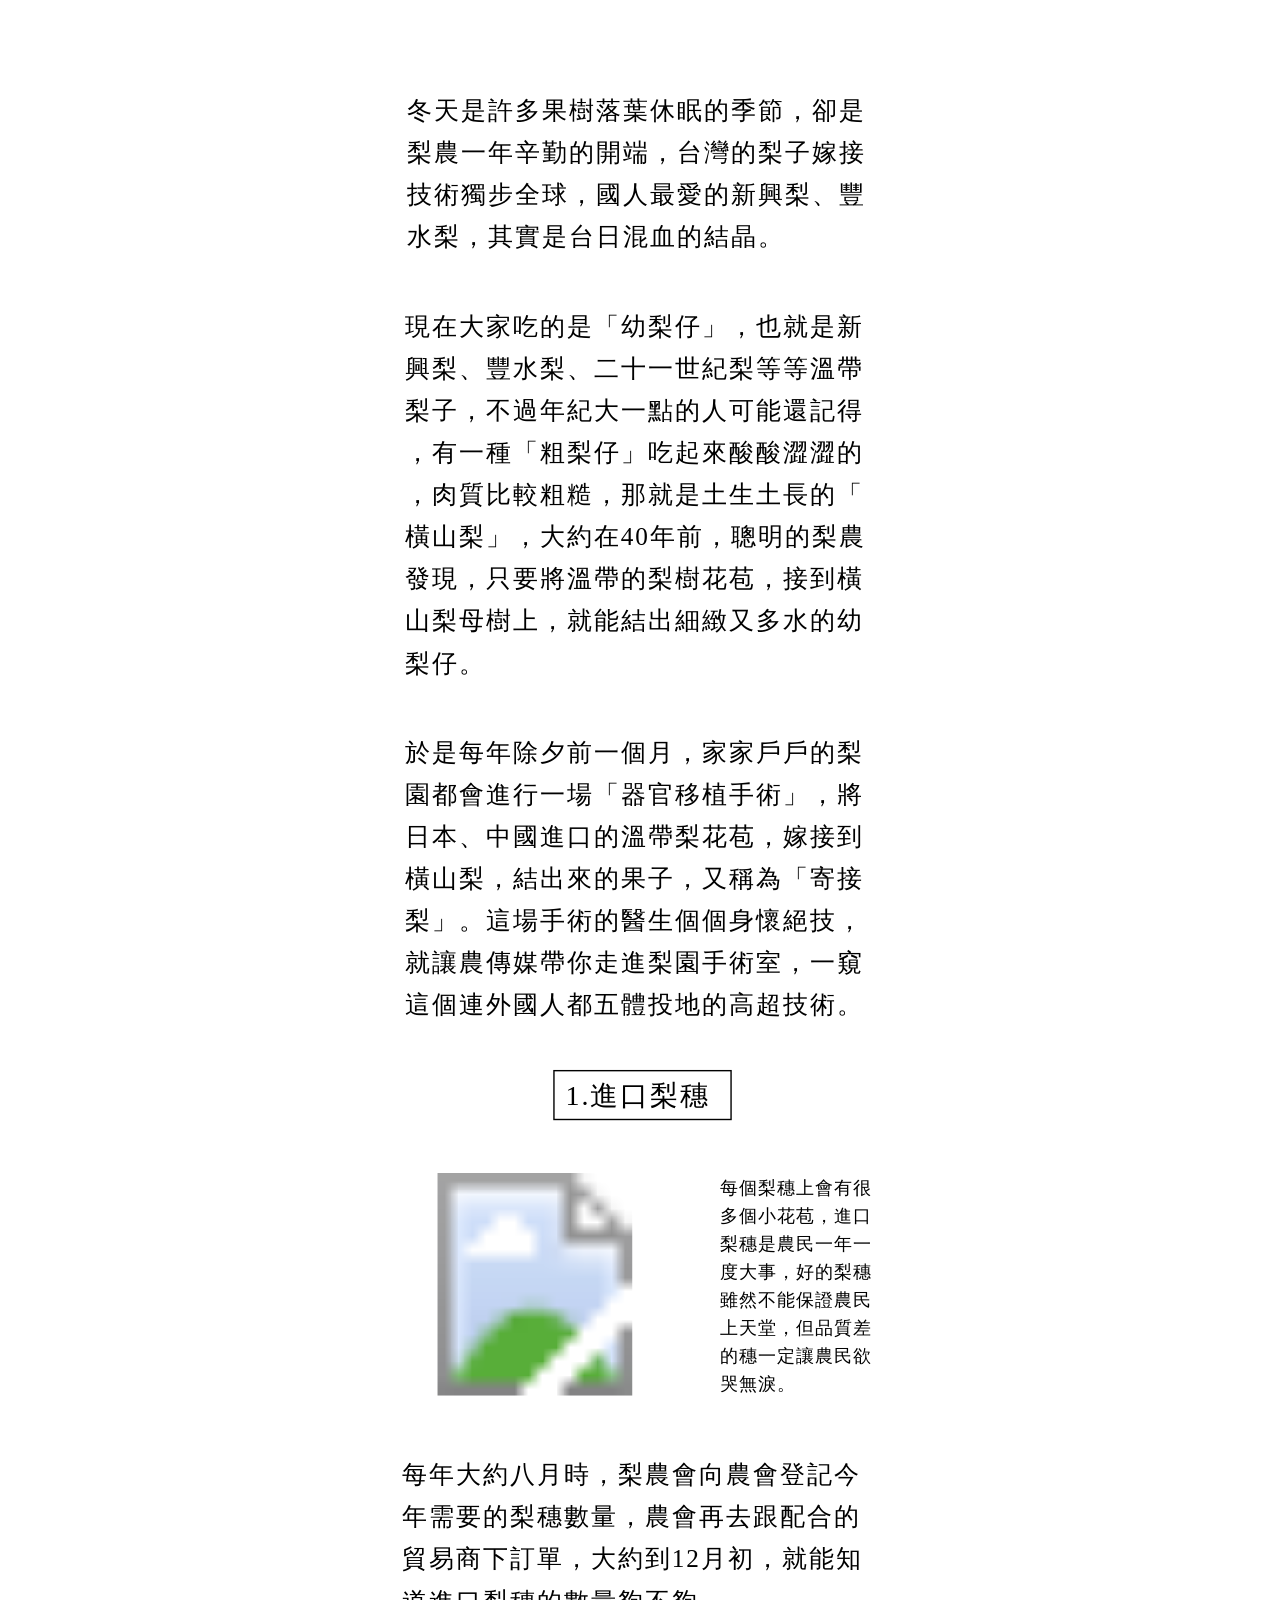
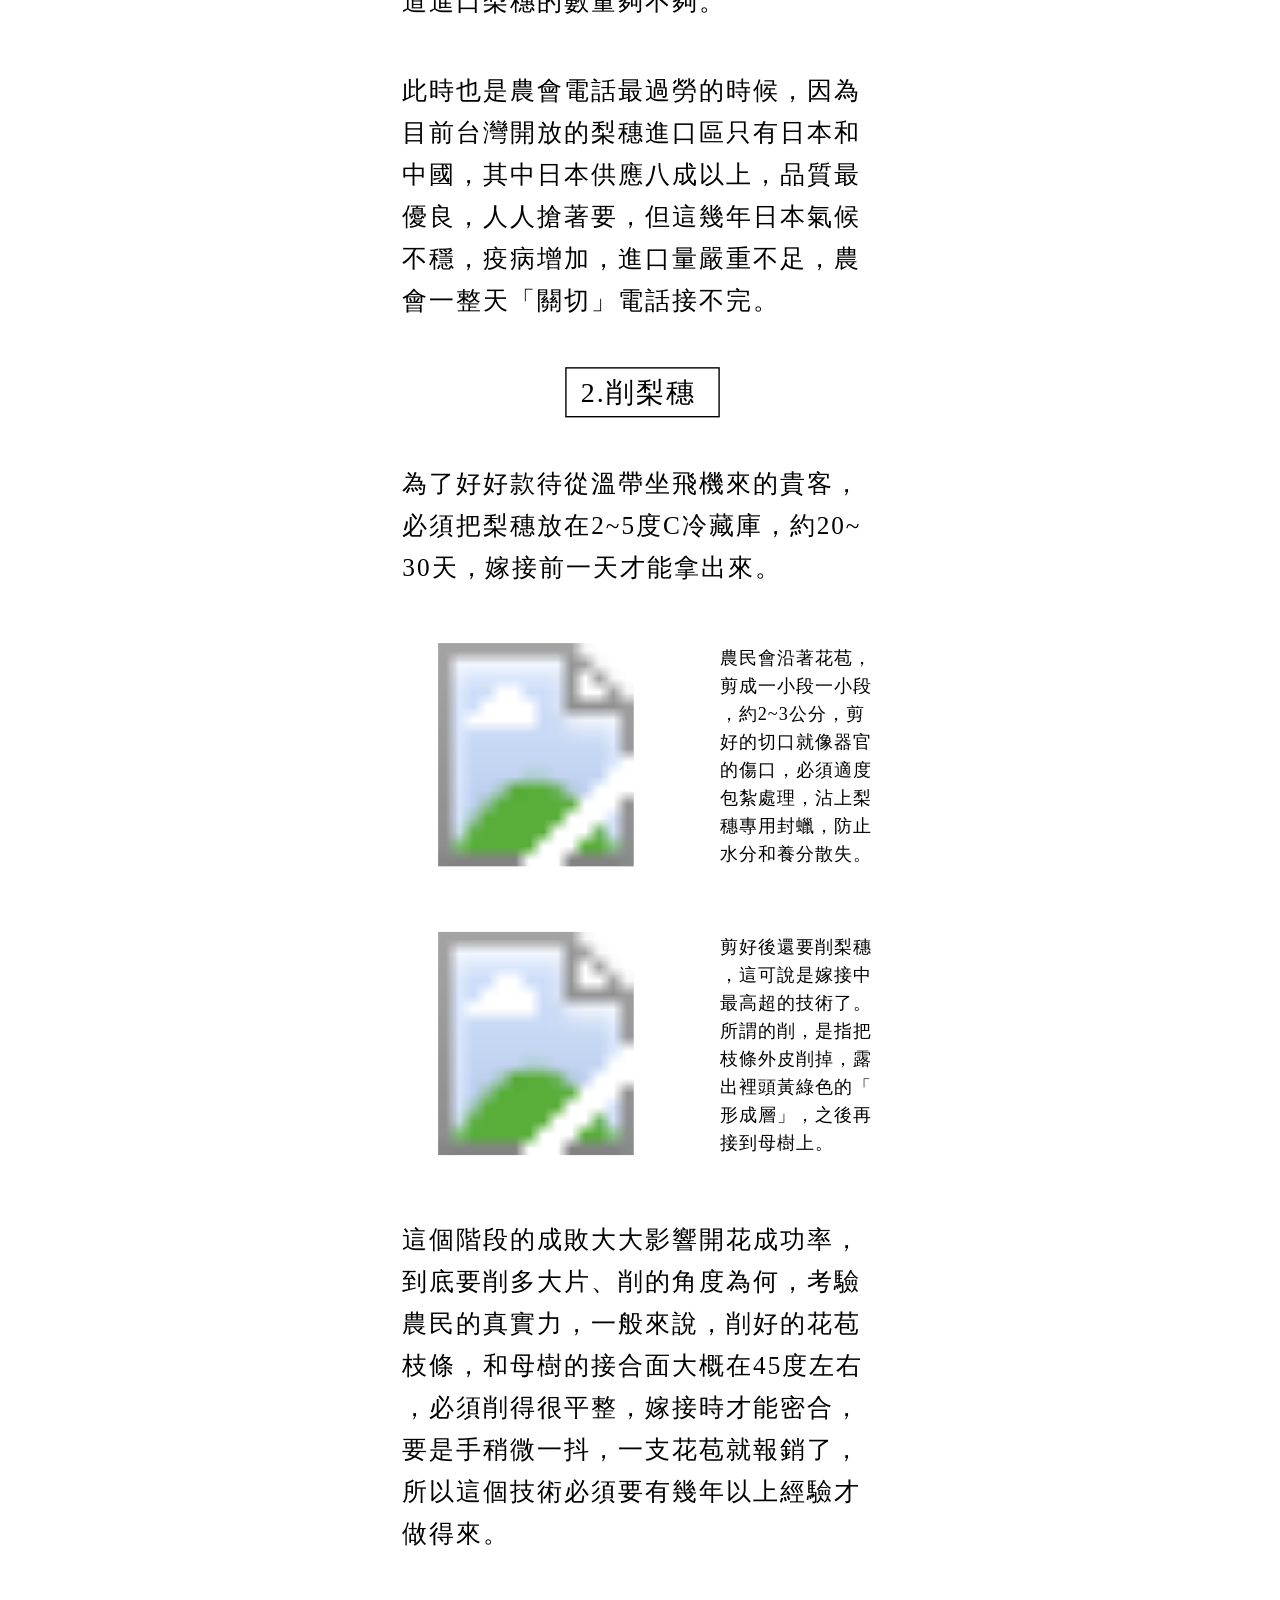
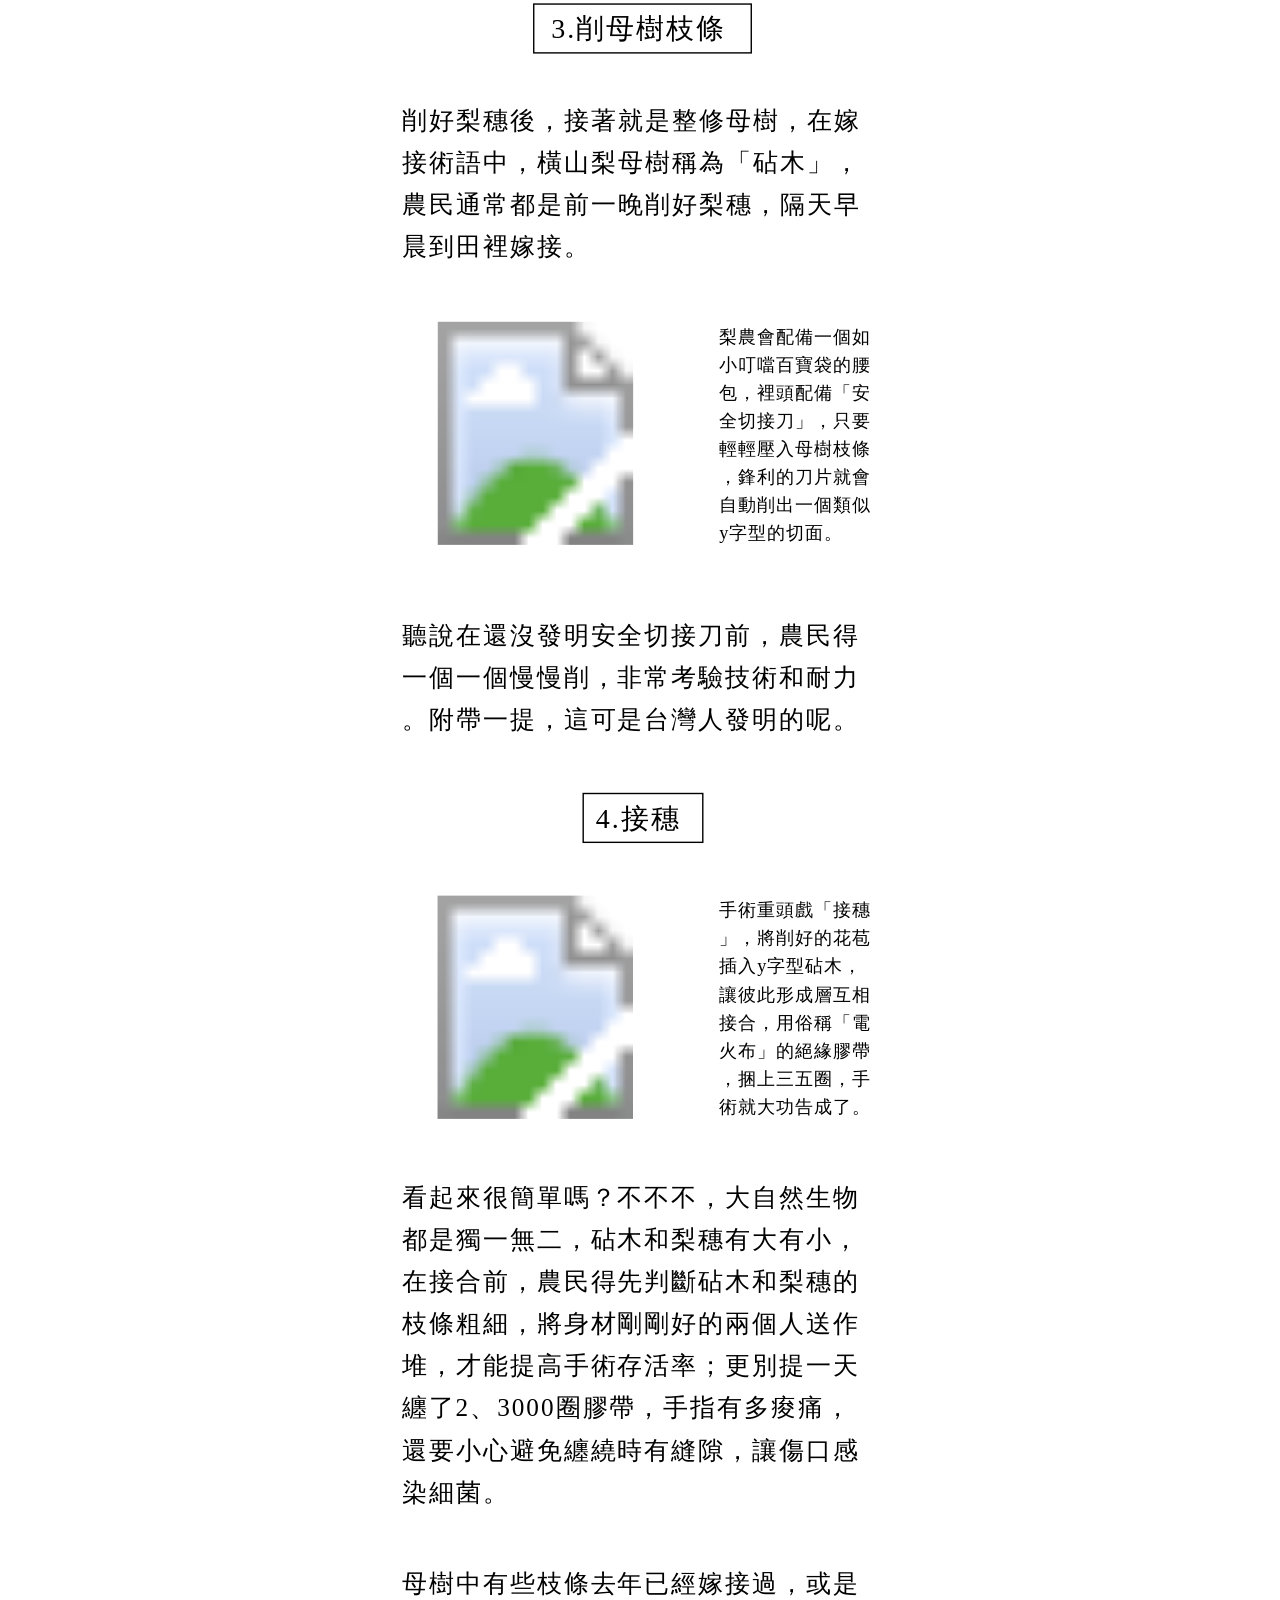
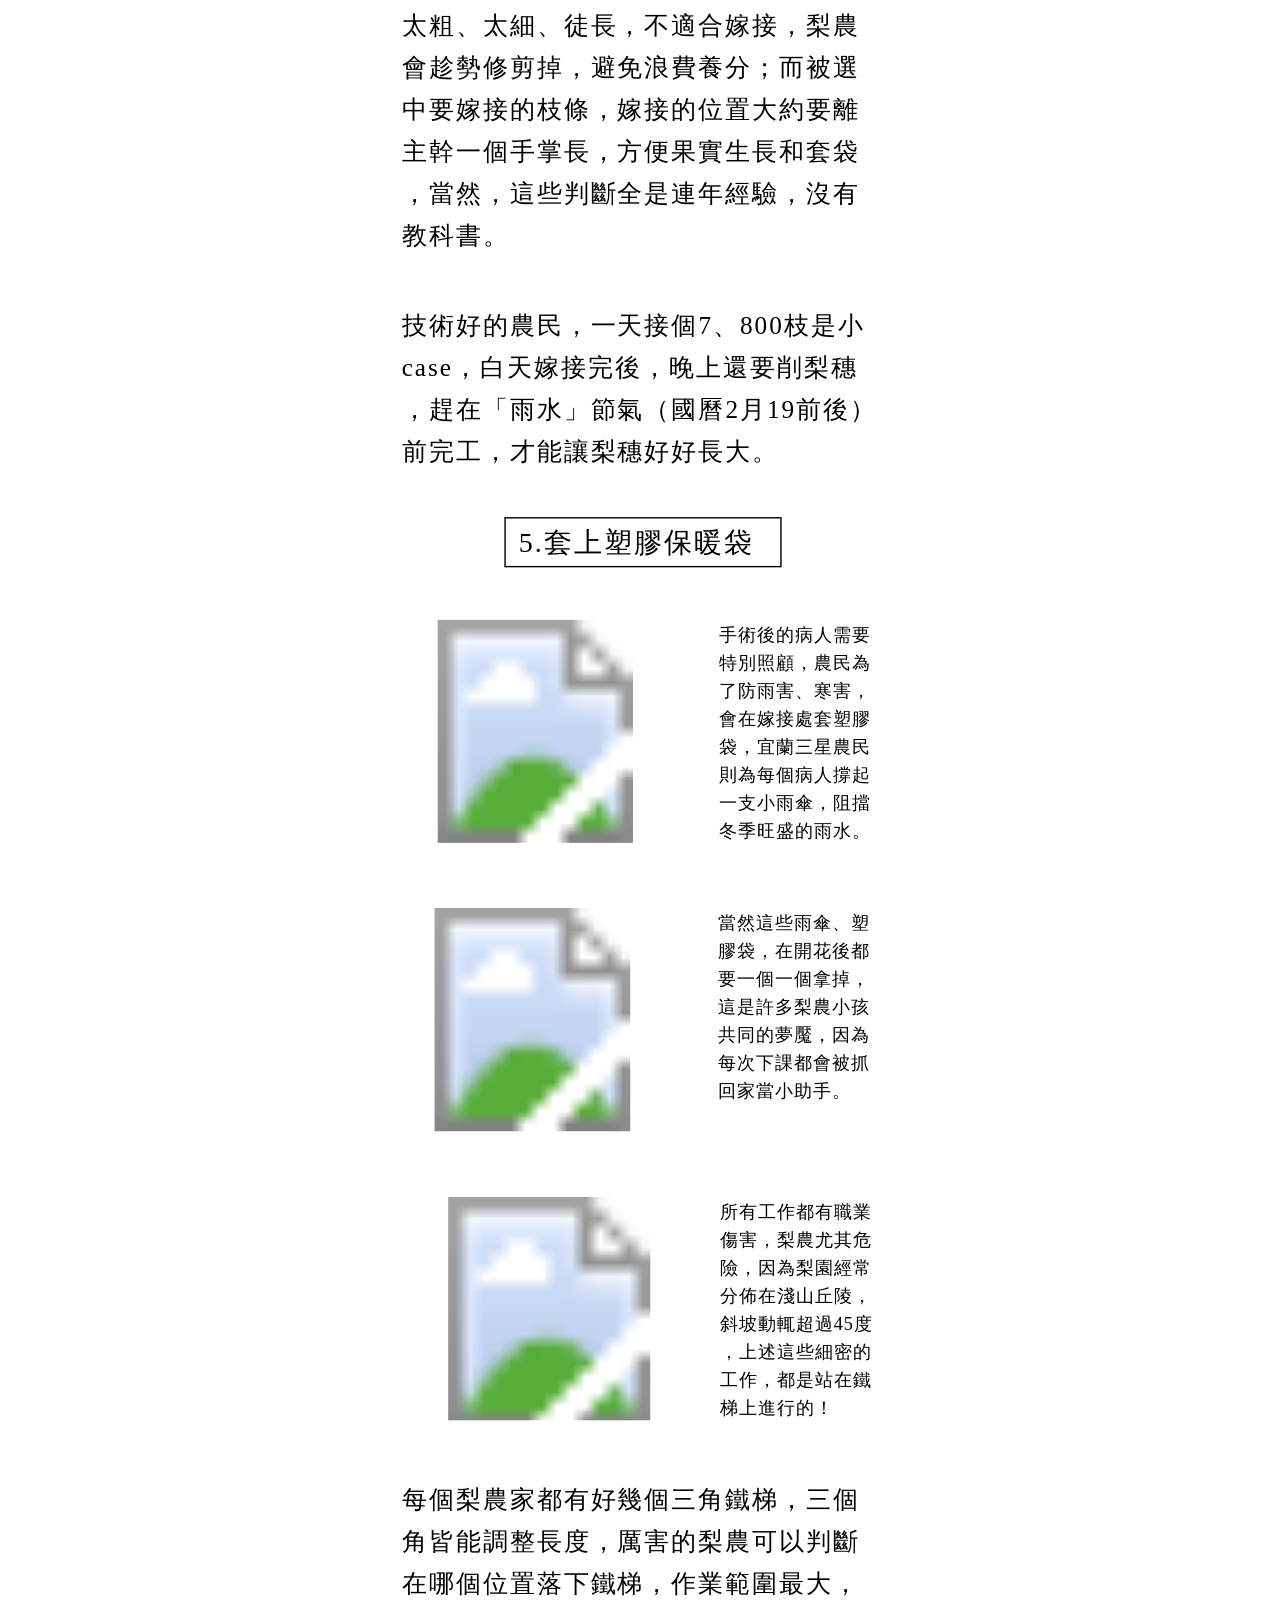
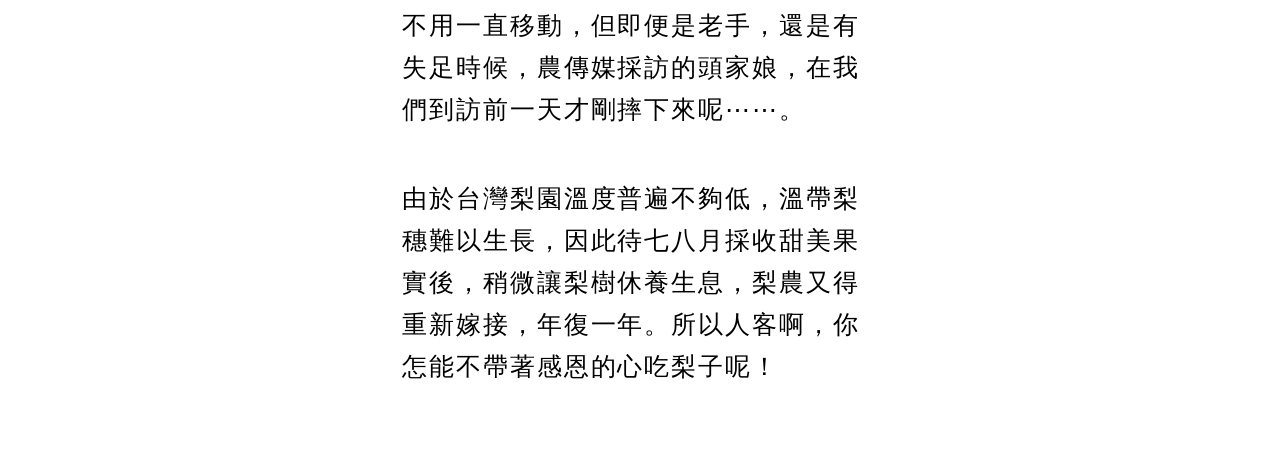
<file: pearKnowledge/index.html>
<!DOCTYPE html>
<html>
<body>
<!-- <h1>Hello World</h1>
<p>I'm hosted with GitHub Pages.</p> -->
<table width="550" height="6855" align="center">
	<tr>
		<td>
					<svg version="1.0" xmlns="http://www.w3.org/2000/svg" xmlns:xlink="http://www.w3.org/1999/xlink" x="0px" y="0px" 
			 viewBox="0 0 550 6855" enable-background="new 0 0 550 6855" xml:space="preserve">
		<g id="圖層_1" display="none">



				<image display="inline" overflow="visible" width="413" height="129" xlink:href="http://i.imgur.com/DMvSFbW.jpg"  transform="matrix(1 0 0 1 68 298)">
			</image>
			


				<image display="inline" overflow="visible" width="362" height="548" xlink:href="http://i.imgur.com/DMvSFbW.jpg"  transform="matrix(1 0 0 1 94 412)">
			</image>
		</g>
		<g id="圖層_2" display="none">
			<rect x="522.397" display="inline" width="27.603" height="6812.771"/>
			<rect display="inline" width="27.603" height="6812.771"/>
			<rect x="27.603" y="207" display="inline" opacity="0.5" width="494.795" height="65.85"/>
			<rect x="27.603" y="637.544" display="inline" opacity="0.5" width="494.795" height="65.851"/>
			<rect x="27.603" y="982.767" display="inline" opacity="0.5" width="494.795" height="65.851"/>
			<rect x="27.603" y="1076.116" display="inline" opacity="0.5" width="494.795" height="65.851"/>
			<rect x="27.603" y="1367.974" display="inline" opacity="0.5" width="494.795" height="65.851"/>
			<rect x="27.603" y="1585.486" display="inline" opacity="0.5" width="494.795" height="65.856"/>
			<rect x="27.603" y="1889" display="inline" opacity="0.5" width="494.795" height="65.856"/>
			<rect x="27.603" y="1983.22" display="inline" opacity="0.5" width="494.795" height="65.851"/>
			<rect x="27.603" y="3233.039" display="inline" opacity="0.5" width="494.795" height="65.851"/>
			<rect x="27.603" y="3451.001" display="inline" opacity="0.5" width="494.795" height="65.851"/>
			<rect x="27.603" y="3742.852" display="inline" opacity="0.5" width="494.795" height="65.851"/>
			<rect x="27.603" y="3937.842" display="inline" opacity="0.5" width="494.795" height="65.851"/>
			<rect x="27.603" y="2158.508" display="inline" opacity="0.5" width="494.795" height="65.851"/>
			<rect x="338.936" y="1166.48" display="inline" width="16.731" height="46"/>
			<rect x="27.595" y="2450.358" display="inline" opacity="0.5" width="494.795" height="65.851"/>
			<rect x="338.936" y="2248.865" display="inline" width="16.731" height="46"/>
			<rect x="27.595" y="2742.19" display="inline" opacity="0.5" width="494.795" height="65.851"/>
			<rect x="338.928" y="2540.71" display="inline" width="16.731" height="46"/>
			<rect x="338.371" y="5460.463" display="inline" width="16.732" height="46"/>
			<rect x="336.951" y="5751.895" display="inline" width="16.732" height="46"/>
			<rect x="338.935" y="6043.959" display="inline" width="16.732" height="46"/>
			<rect x="338.484" y="3541.358" display="inline" width="16.731" height="46"/>
			<rect x="338.484" y="4121.555" display="inline" width="16.731" height="46"/>
			<rect x="27.603" y="3139.684" display="inline" opacity="0.5" width="494.795" height="65.851"/>
			<rect x="27.151" y="4031.197" display="inline" opacity="0.5" width="494.795" height="65.851"/>
			<rect x="27.151" y="4323.048" display="inline" opacity="0.5" width="494.795" height="65.851"/>
			<rect x="27.151" y="4713" display="inline" opacity="0.5" width="494.795" height="65.851"/>
			<rect x="27.151" y="5059.002" display="inline" opacity="0.5" width="494.795" height="65.85"/>
			<rect x="27.151" y="5276.75" display="inline" opacity="0.5" width="494.795" height="65.851"/>
			<rect x="27.151" y="5370.105" display="inline" opacity="0.5" width="494.795" height="65.851"/>
			<rect x="27.603" y="5661.537" display="inline" opacity="0.5" width="494.795" height="65.851"/>
			<rect x="27.602" y="5953.602" display="inline" opacity="0.5" width="494.794" height="65.851"/>
			<rect x="27.602" y="6245.452" display="inline" opacity="0.5" width="494.794" height="65.851"/>
			<rect x="27.603" y="6548.334" display="inline" opacity="0.5" width="494.794" height="65.85"/>
			<rect x="355.667" y="1141.961" display="inline" fill="#CCCCCC" width="166.73" height="226"/>
			<rect x="27.603" display="inline" fill="#B3B3B3" width="494.795" height="140.5"/>
			<rect x="27.603" display="inline" opacity="0.5" width="494.795" height="39"/>
		</g>
		<g id="圖層_3">
			<rect x="39.833" y="54.695" fill="none" width="475.397" height="152.305"/>
			<text transform="matrix(1 0 0 1 39.833 77.1455)"><tspan x="0" y="0" font-family="'ARHeiB5-Light-B5pc-H'" font-size="25.5118" letter-spacing="2">冬天是許多果樹落葉休眠的季節，卻是</tspan><tspan x="0" y="42.52" font-family="'ARHeiB5-Light-B5pc-H'" font-size="25.5118" letter-spacing="2">梨農一年辛勤的開端，台灣的梨子嫁接</tspan><tspan x="0" y="85.039" font-family="'ARHeiB5-Light-B5pc-H'" font-size="25.5118" letter-spacing="2">技術獨步全球，國人最愛的新興梨、豐</tspan><tspan x="0" y="127.559" font-family="'ARHeiB5-Light-B5pc-H'" font-size="25.5118" letter-spacing="2">水梨，其實是台日混血的結晶。</tspan></text>
			<rect x="37.301" y="272.853" fill="none" width="477.929" height="364.147"/>
			<text transform="matrix(1 0 0 1 37.3013 295.3032)"><tspan x="0" y="0" font-family="'ARHeiB5-Light-B5pc-H'" font-size="25.5118" letter-spacing="2">現在大家吃的是「幼梨仔」，也就是新</tspan><tspan x="0" y="42.52" font-family="'ARHeiB5-Light-B5pc-H'" font-size="25.5118" letter-spacing="2">興梨、豐水梨、二十一世紀梨等等溫帶</tspan><tspan x="0" y="85.039" font-family="'ARHeiB5-Light-B5pc-H'" font-size="25.5118" letter-spacing="2">梨子，不過年紀大一點的人可能還記得</tspan><tspan x="0" y="127.559" font-family="'ARHeiB5-Light-B5pc-H'" font-size="25.5118" letter-spacing="2">，有一種「粗梨仔」吃起來酸酸澀澀的</tspan><tspan x="0" y="170.079" font-family="'ARHeiB5-Light-B5pc-H'" font-size="25.5118" letter-spacing="2">，肉質比較粗糙，那就是土生土長的「</tspan><tspan x="0" y="212.598" font-family="'ARHeiB5-Light-B5pc-H'" font-size="25.5118" letter-spacing="2">橫山梨」，大約在40年前，聰明的梨農</tspan><tspan x="0" y="255.119" font-family="'ARHeiB5-Light-B5pc-H'" font-size="25.5118" letter-spacing="2">發現，只要將溫帶的梨樹花苞，接到橫</tspan><tspan x="0" y="297.638" font-family="'ARHeiB5-Light-B5pc-H'" font-size="25.5118" letter-spacing="2">山梨母樹上，就能結出細緻又多水的幼</tspan><tspan x="0" y="340.158" font-family="'ARHeiB5-Light-B5pc-H'" font-size="25.5118" letter-spacing="2">梨仔。</tspan></text>
			<rect x="37.301" y="703.391" fill="none" width="475.398" height="279.376"/>
			<text transform="matrix(1 0 0 1 37.3013 725.8418)"><tspan x="0" y="0" font-family="'ARHeiB5-Light-B5pc-H'" font-size="25.5118" letter-spacing="2">於是每年除夕前一個月，家家戶戶的梨</tspan><tspan x="0" y="42.52" font-family="'ARHeiB5-Light-B5pc-H'" font-size="25.5118" letter-spacing="2">園都會進行一場「器官移植手術」，將</tspan><tspan x="0" y="85.039" font-family="'ARHeiB5-Light-B5pc-H'" font-size="25.5118" letter-spacing="2">日本、中國進口的溫帶梨花苞，嫁接到</tspan><tspan x="0" y="127.559" font-family="'ARHeiB5-Light-B5pc-H'" font-size="25.5118" letter-spacing="2">橫山梨，結出來的果子，又稱為「寄接</tspan><tspan x="0" y="170.078" font-family="'ARHeiB5-Light-B5pc-H'" font-size="25.5118" letter-spacing="2">梨」。這場手術的醫生個個身懷絕技，</tspan><tspan x="0" y="212.598" font-family="'ARHeiB5-Light-B5pc-H'" font-size="25.5118" letter-spacing="2">就讓農傳媒帶你走進梨園手術室，一窺</tspan><tspan x="0" y="255.117" font-family="'ARHeiB5-Light-B5pc-H'" font-size="25.5118" letter-spacing="2">這個連外國人都五體投地的高超技術。</tspan></text>
			<rect x="355.667" y="1147.052" fill="none" width="166.73" height="215.817"/>
			<text transform="matrix(1 0 0 1 355.667 1163.2656)"><tspan x="0" y="0" font-family="'ARHeiB5-Light-B5pc-H'" font-size="18.4252" letter-spacing="1">每個梨穗上會有很</tspan><tspan x="0" y="28.347" font-family="'ARHeiB5-Light-B5pc-H'" font-size="18.4252" letter-spacing="1">多個小花苞，進口</tspan><tspan x="0" y="56.693" font-family="'ARHeiB5-Light-B5pc-H'" font-size="18.4252" letter-spacing="1">梨穗是農民一年一</tspan><tspan x="0" y="85.039" font-family="'ARHeiB5-Light-B5pc-H'" font-size="18.4252" letter-spacing="1">度大事，好的梨穗</tspan><tspan x="0" y="113.387" font-family="'ARHeiB5-Light-B5pc-H'" font-size="18.4252" letter-spacing="1">雖然不能保證農民</tspan><tspan x="0" y="141.732" font-family="'ARHeiB5-Light-B5pc-H'" font-size="18.4252" letter-spacing="1">上天堂，但品質差</tspan><tspan x="0" y="170.079" font-family="'ARHeiB5-Light-B5pc-H'" font-size="18.4252" letter-spacing="1">的穗一定讓農民欲</tspan><tspan x="0" y="198.426" font-family="'ARHeiB5-Light-B5pc-H'" font-size="18.4252" letter-spacing="1">哭無淚。</tspan></text>
			<g>
				<rect x="34.733" y="2049.07" fill="none" width="501.466" height="107.93"/>
				<text transform="matrix(1 0 0 1 34.7329 2071.5215)"><tspan x="0" y="0" font-family="'ARHeiB5-Light-B5pc-H'" font-size="25.5118" letter-spacing="2">為了好好款待從溫帶坐飛機來的貴客，</tspan><tspan x="0" y="42.52" font-family="'ARHeiB5-Light-B5pc-H'" font-size="25.5118" letter-spacing="2">必須把梨穗放在2~5度C冷藏庫，約20~ </tspan><tspan x="0" y="85.039" font-family="'ARHeiB5-Light-B5pc-H'" font-size="25.5118" letter-spacing="2">30天，嫁接前一天才能拿出來。</tspan></text>
			</g>
			<rect x="355.667" y="2229.437" fill="none" width="166.73" height="220.922"/>
			<text transform="matrix(1 0 0 1 355.667 2245.6504)"><tspan x="0" y="0" font-family="'ARHeiB5-Light-B5pc-H'" font-size="18.4252" letter-spacing="1">農民會沿著花苞，</tspan><tspan x="0" y="28.347" font-family="'ARHeiB5-Light-B5pc-H'" font-size="18.4252" letter-spacing="1">剪成一小段一小段</tspan><tspan x="0" y="56.693" font-family="'ARHeiB5-Light-B5pc-H'" font-size="18.4252" letter-spacing="1">，約2~3公分，剪</tspan><tspan x="0" y="85.039" font-family="'ARHeiB5-Light-B5pc-H'" font-size="18.4252" letter-spacing="1">好的切口就像器官</tspan><tspan x="0" y="113.387" font-family="'ARHeiB5-Light-B5pc-H'" font-size="18.4252" letter-spacing="1">的傷口，必須適度</tspan><tspan x="0" y="141.732" font-family="'ARHeiB5-Light-B5pc-H'" font-size="18.4252" letter-spacing="1">包紮處理，沾上梨</tspan><tspan x="0" y="170.079" font-family="'ARHeiB5-Light-B5pc-H'" font-size="18.4252" letter-spacing="1">穗專用封蠟，防止</tspan><tspan x="0" y="198.426" font-family="'ARHeiB5-Light-B5pc-H'" font-size="18.4252" letter-spacing="1">水分和養分散失。</tspan></text>
			<rect x="355.659" y="2521.281" fill="none" width="166.73" height="215.817"/>
			<text transform="matrix(1 0 0 1 355.6592 2537.4961)"><tspan x="0" y="0" font-family="'ARHeiB5-Light-B5pc-H'" font-size="18.4252" letter-spacing="1">剪好後還要削梨穗</tspan><tspan x="0" y="28.346" font-family="'ARHeiB5-Light-B5pc-H'" font-size="18.4252" letter-spacing="1">，這可說是嫁接中</tspan><tspan x="0" y="56.692" font-family="'ARHeiB5-Light-B5pc-H'" font-size="18.4252" letter-spacing="1">最高超的技術了。</tspan><tspan x="0" y="85.039" font-family="'ARHeiB5-Light-B5pc-H'" font-size="18.4252" letter-spacing="1">所謂的削，是指把</tspan><tspan x="0" y="113.385" font-family="'ARHeiB5-Light-B5pc-H'" font-size="18.4252" letter-spacing="1">枝條外皮削掉，露</tspan><tspan x="0" y="141.732" font-family="'ARHeiB5-Light-B5pc-H'" font-size="18.4252" letter-spacing="1">出裡頭黃綠色的「</tspan><tspan x="0" y="170.078" font-family="'ARHeiB5-Light-B5pc-H'" font-size="18.4252" letter-spacing="1">形成層」，之後再</tspan><tspan x="0" y="198.425" font-family="'ARHeiB5-Light-B5pc-H'" font-size="18.4252" letter-spacing="1">接到母樹上。</tspan></text>
			<g>
				<rect x="34.733" y="3299.323" fill="none" width="483.267" height="151.678"/>
				<text transform="matrix(1 0 0 1 34.7329 3321.7734)"><tspan x="0" y="0" font-family="'ARHeiB5-Light-B5pc-H'" font-size="25.5118" letter-spacing="2">削好梨穗後，接著就是整修母樹，在嫁</tspan><tspan x="0" y="42.52" font-family="'ARHeiB5-Light-B5pc-H'" font-size="25.5118" letter-spacing="2">接術語中，橫山梨母樹稱為「砧木」，</tspan><tspan x="0" y="85.039" font-family="'ARHeiB5-Light-B5pc-H'" font-size="25.5118" letter-spacing="2">農民通常都是前一晚削好梨穗，隔天早</tspan><tspan x="0" y="127.56" font-family="'ARHeiB5-Light-B5pc-H'" font-size="25.5118" letter-spacing="2">晨到田裡嫁接。</tspan></text>
			</g>
			<rect x="355.104" y="5441.048" fill="none" width="166.73" height="220.489"/>
			<text transform="matrix(1 0 0 1 355.1035 5457.2617)"><tspan x="0" y="0" font-family="'ARHeiB5-Light-B5pc-H'" font-size="18.4252" letter-spacing="1">手術後的病人需要</tspan><tspan x="0" y="28.347" font-family="'ARHeiB5-Light-B5pc-H'" font-size="18.4252" letter-spacing="1">特別照顧，農民為</tspan><tspan x="0" y="56.693" font-family="'ARHeiB5-Light-B5pc-H'" font-size="18.4252" letter-spacing="1">了防雨害、寒害，</tspan><tspan x="0" y="85.039" font-family="'ARHeiB5-Light-B5pc-H'" font-size="18.4252" letter-spacing="1">會在嫁接處套塑膠</tspan><tspan x="0" y="113.387" font-family="'ARHeiB5-Light-B5pc-H'" font-size="18.4252" letter-spacing="1">袋，宜蘭三星農民</tspan><tspan x="0" y="141.732" font-family="'ARHeiB5-Light-B5pc-H'" font-size="18.4252" letter-spacing="1">則為每個病人撐起</tspan><tspan x="0" y="170.079" font-family="'ARHeiB5-Light-B5pc-H'" font-size="18.4252" letter-spacing="1">一支小雨傘，阻擋</tspan><tspan x="0" y="198.426" font-family="'ARHeiB5-Light-B5pc-H'" font-size="18.4252" letter-spacing="1">冬季旺盛的雨水。</tspan></text>
			<rect x="353.684" y="5732.479" fill="none" width="166.73" height="254.047"/>
			<text transform="matrix(1 0 0 1 353.6836 5748.6934)"><tspan x="0" y="0" font-family="'ARHeiB5-Light-B5pc-H'" font-size="18.4252" letter-spacing="1">當然這些雨傘、塑</tspan><tspan x="0" y="28.347" font-family="'ARHeiB5-Light-B5pc-H'" font-size="18.4252" letter-spacing="1">膠袋，在開花後都</tspan><tspan x="0" y="56.693" font-family="'ARHeiB5-Light-B5pc-H'" font-size="18.4252" letter-spacing="1">要一個一個拿掉，</tspan><tspan x="0" y="85.039" font-family="'ARHeiB5-Light-B5pc-H'" font-size="18.4252" letter-spacing="1">這是許多梨農小孩</tspan><tspan x="0" y="113.387" font-family="'ARHeiB5-Light-B5pc-H'" font-size="18.4252" letter-spacing="1">共同的夢魘，因為</tspan><tspan x="0" y="141.732" font-family="'ARHeiB5-Light-B5pc-H'" font-size="18.4252" letter-spacing="1">每次下課都會被抓</tspan><tspan x="0" y="170.079" font-family="'ARHeiB5-Light-B5pc-H'" font-size="18.4252" letter-spacing="1">回家當小助手。</tspan></text>
			<g>
				<rect x="34.033" y="6614.184" fill="none" width="485.832" height="198.588"/>
				<text transform="matrix(1 0 0 1 34.0332 6636.6348)"><tspan x="0" y="0" font-family="'ARHeiB5-Light-B5pc-H'" font-size="25.5118" letter-spacing="2">由於台灣梨園溫度普遍不夠低，溫帶梨</tspan><tspan x="0" y="42.52" font-family="'ARHeiB5-Light-B5pc-H'" font-size="25.5118" letter-spacing="2">穗難以生長，因此待七八月採收甜美果</tspan><tspan x="0" y="85.039" font-family="'ARHeiB5-Light-B5pc-H'" font-size="25.5118" letter-spacing="2">實後，稍微讓梨樹休養生息，梨農又得</tspan><tspan x="0" y="127.559" font-family="'ARHeiB5-Light-B5pc-H'" font-size="25.5118" letter-spacing="2">重新嫁接，年復一年。所以人客啊，你</tspan><tspan x="0" y="170.078" font-family="'ARHeiB5-Light-B5pc-H'" font-size="25.5118" letter-spacing="2">怎能不帶著感恩的心吃梨子呢！</tspan></text>
			</g>
			<rect x="355.667" y="6024.544" fill="none" width="166.73" height="220.908"/>
			<text transform="matrix(1 0 0 1 355.667 6040.7578)"><tspan x="0" y="0" font-family="'ARHeiB5-Light-B5pc-H'" font-size="18.4252" letter-spacing="1">所有工作都有職業</tspan><tspan x="0" y="28.347" font-family="'ARHeiB5-Light-B5pc-H'" font-size="18.4252" letter-spacing="1">傷害，梨農尤其危</tspan><tspan x="0" y="56.693" font-family="'ARHeiB5-Light-B5pc-H'" font-size="18.4252" letter-spacing="1">險，因為梨園經常</tspan><tspan x="0" y="85.039" font-family="'ARHeiB5-Light-B5pc-H'" font-size="18.4252" letter-spacing="1">分佈在淺山丘陵，</tspan><tspan x="0" y="113.387" font-family="'ARHeiB5-Light-B5pc-H'" font-size="18.4252" letter-spacing="1">斜坡動輒超過45度</tspan><tspan x="0" y="141.732" font-family="'ARHeiB5-Light-B5pc-H'" font-size="18.4252" letter-spacing="1">，上述這些細密的</tspan><tspan x="0" y="170.079" font-family="'ARHeiB5-Light-B5pc-H'" font-size="18.4252" letter-spacing="1">工作，都是站在鐵</tspan><tspan x="0" y="198.426" font-family="'ARHeiB5-Light-B5pc-H'" font-size="18.4252" letter-spacing="1">梯上進行的！</tspan></text>
			<rect x="355.216" y="3521.93" fill="none" width="166.73" height="220.922"/>
			<text transform="matrix(1 0 0 1 355.2158 3538.1445)"><tspan x="0" y="0" font-family="'ARHeiB5-Light-B5pc-H'" font-size="18.4252" letter-spacing="1">梨農會配備一個如</tspan><tspan x="0" y="28.346" font-family="'ARHeiB5-Light-B5pc-H'" font-size="18.4252" letter-spacing="1">小叮噹百寶袋的腰</tspan><tspan x="0" y="56.692" font-family="'ARHeiB5-Light-B5pc-H'" font-size="18.4252" letter-spacing="1">包，裡頭配備「安</tspan><tspan x="0" y="85.039" font-family="'ARHeiB5-Light-B5pc-H'" font-size="18.4252" letter-spacing="1">全切接刀」，只要</tspan><tspan x="0" y="113.385" font-family="'ARHeiB5-Light-B5pc-H'" font-size="18.4252" letter-spacing="1">輕輕壓入母樹枝條</tspan><tspan x="0" y="141.732" font-family="'ARHeiB5-Light-B5pc-H'" font-size="18.4252" letter-spacing="1">，鋒利的刀片就會</tspan><tspan x="0" y="170.078" font-family="'ARHeiB5-Light-B5pc-H'" font-size="18.4252" letter-spacing="1">自動削出一個類似</tspan><tspan x="0" y="198.425" font-family="'ARHeiB5-Light-B5pc-H'" font-size="18.4252" letter-spacing="1">y字型的切面。</tspan></text>
			<g>
				<rect x="34.033" y="3820.441" fill="none" width="483.967" height="110.461"/>
				<text transform="matrix(1 0 0 1 34.0332 3842.8926)"><tspan x="0" y="0" font-family="'ARHeiB5-Light-B5pc-H'" font-size="25.5118" letter-spacing="2">聽說在還沒發明安全切接刀前，農民得</tspan><tspan x="0" y="42.52" font-family="'ARHeiB5-Light-B5pc-H'" font-size="25.5118" letter-spacing="2">一個一個慢慢削，非常考驗技術和耐力</tspan><tspan x="0" y="85.039" font-family="'ARHeiB5-Light-B5pc-H'" font-size="25.5118" letter-spacing="2">。附帶一提，這可是台灣人發明的呢。</tspan></text>
			</g>
			<g>
				<rect x="34.033" y="4778.851" fill="none" width="477.967" height="280.151"/>
				<text transform="matrix(1 0 0 1 34.0332 4801.3008)"><tspan x="0" y="0" font-family="'ARHeiB5-Light-B5pc-H'" font-size="25.5118" letter-spacing="2">母樹中有些枝條去年已經嫁接過，或是</tspan><tspan x="0" y="42.52" font-family="'ARHeiB5-Light-B5pc-H'" font-size="25.5118" letter-spacing="2">太粗、太細、徒長，不適合嫁接，梨農</tspan><tspan x="0" y="85.039" font-family="'ARHeiB5-Light-B5pc-H'" font-size="25.5118" letter-spacing="2">會趁勢修剪掉，避免浪費養分；而被選</tspan><tspan x="0" y="127.56" font-family="'ARHeiB5-Light-B5pc-H'" font-size="25.5118" letter-spacing="2">中要嫁接的枝條，嫁接的位置大約要離</tspan><tspan x="0" y="170.079" font-family="'ARHeiB5-Light-B5pc-H'" font-size="25.5118" letter-spacing="2">主幹一個手掌長，方便果實生長和套袋</tspan><tspan x="0" y="212.599" font-family="'ARHeiB5-Light-B5pc-H'" font-size="25.5118" letter-spacing="2">，當然，這些判斷全是連年經驗，沒有</tspan><tspan x="0" y="255.118" font-family="'ARHeiB5-Light-B5pc-H'" font-size="25.5118" letter-spacing="2">教科書。</tspan></text>
			</g>
			<g>
				<rect x="34.033" y="5124.852" fill="none" width="492.967" height="151.898"/>
				<text transform="matrix(1 0 0 1 34.0332 5147.3027)"><tspan x="0" y="0" font-family="'ARHeiB5-Light-B5pc-H'" font-size="25.5118" letter-spacing="2">技術好的農民，一天接個7、800枝是小</tspan><tspan x="0" y="42.52" font-family="'ARHeiB5-Light-B5pc-H'" font-size="25.5118" letter-spacing="2">case，白天嫁接完後，晚上還要削梨穗</tspan><tspan x="0" y="85.039" font-family="'ARHeiB5-Light-B5pc-H'" font-size="25.5118" letter-spacing="2">，趕在「雨水」節氣（國曆2月19前後）</tspan><tspan x="0" y="127.559" font-family="'ARHeiB5-Light-B5pc-H'" font-size="25.5118" letter-spacing="2">前完工，才能讓梨穗好好長大。</tspan></text>
			</g>
			<g>
				<rect x="34.033" y="4388.898" fill="none" width="483.967" height="324.102"/>
				<text transform="matrix(1 0 0 1 34.0332 4411.3496)"><tspan x="0" y="0" font-family="'ARHeiB5-Light-B5pc-H'" font-size="25.5118" letter-spacing="2">看起來很簡單嗎？不不不，大自然生物</tspan><tspan x="0" y="42.52" font-family="'ARHeiB5-Light-B5pc-H'" font-size="25.5118" letter-spacing="2">都是獨一無二，砧木和梨穗有大有小，</tspan><tspan x="0" y="85.039" font-family="'ARHeiB5-Light-B5pc-H'" font-size="25.5118" letter-spacing="2">在接合前，農民得先判斷砧木和梨穗的</tspan><tspan x="0" y="127.559" font-family="'ARHeiB5-Light-B5pc-H'" font-size="25.5118" letter-spacing="2">枝條粗細，將身材剛剛好的兩個人送作</tspan><tspan x="0" y="170.078" font-family="'ARHeiB5-Light-B5pc-H'" font-size="25.5118" letter-spacing="2">堆，才能提高手術存活率；更別提一天</tspan><tspan x="0" y="212.598" font-family="'ARHeiB5-Light-B5pc-H'" font-size="25.5118" letter-spacing="2">纏了2、3000圈膠帶，手指有多痠痛，</tspan><tspan x="0" y="255.117" font-family="'ARHeiB5-Light-B5pc-H'" font-size="25.5118" letter-spacing="2">還要小心避免纏繞時有縫隙，讓傷口感</tspan><tspan x="0" y="297.637" font-family="'ARHeiB5-Light-B5pc-H'" font-size="25.5118" letter-spacing="2">染細菌。</tspan></text>
			</g>
			<rect x="355.216" y="4102.126" fill="none" width="166.73" height="220.922"/>
			<text transform="matrix(1 0 0 1 355.2158 4118.3398)"><tspan x="0" y="0" font-family="'ARHeiB5-Light-B5pc-H'" font-size="18.4252" letter-spacing="1">手術重頭戲「接穗</tspan><tspan x="0" y="28.347" font-family="'ARHeiB5-Light-B5pc-H'" font-size="18.4252" letter-spacing="1">」，將削好的花苞</tspan><tspan x="0" y="56.693" font-family="'ARHeiB5-Light-B5pc-H'" font-size="18.4252" letter-spacing="1">插入y字型砧木，</tspan><tspan x="0" y="85.039" font-family="'ARHeiB5-Light-B5pc-H'" font-size="18.4252" letter-spacing="1">讓彼此形成層互相</tspan><tspan x="0" y="113.387" font-family="'ARHeiB5-Light-B5pc-H'" font-size="18.4252" letter-spacing="1">接合，用俗稱「電</tspan><tspan x="0" y="141.732" font-family="'ARHeiB5-Light-B5pc-H'" font-size="18.4252" letter-spacing="1">火布」的絕緣膠帶</tspan><tspan x="0" y="170.079" font-family="'ARHeiB5-Light-B5pc-H'" font-size="18.4252" letter-spacing="1">，捆上三五圈，手</tspan><tspan x="0" y="198.426" font-family="'ARHeiB5-Light-B5pc-H'" font-size="18.4252" letter-spacing="1">術就大功告成了。</tspan></text>
			<g>
				<rect x="34.733" y="2813.112" fill="none" width="483.267" height="321.927"/>
				<text transform="matrix(1 0 0 1 34.7329 2835.5625)"><tspan x="0" y="0" font-family="'ARHeiB5-Light-B5pc-H'" font-size="25.5118" letter-spacing="2">這個階段的成敗大大影響開花成功率，</tspan><tspan x="0" y="42.52" font-family="'ARHeiB5-Light-B5pc-H'" font-size="25.5118" letter-spacing="2">到底要削多大片、削的角度為何，考驗</tspan><tspan x="0" y="85.039" font-family="'ARHeiB5-Light-B5pc-H'" font-size="25.5118" letter-spacing="2">農民的真實力，一般來說，削好的花苞</tspan><tspan x="0" y="127.56" font-family="'ARHeiB5-Light-B5pc-H'" font-size="25.5118" letter-spacing="2">枝條，和母樹的接合面大概在45度左右</tspan><tspan x="0" y="170.079" font-family="'ARHeiB5-Light-B5pc-H'" font-size="25.5118" letter-spacing="2">，必須削得很平整，嫁接時才能密合，</tspan><tspan x="0" y="212.599" font-family="'ARHeiB5-Light-B5pc-H'" font-size="25.5118" letter-spacing="2">要是手稍微一抖，一支花苞就報銷了，</tspan><tspan x="0" y="255.118" font-family="'ARHeiB5-Light-B5pc-H'" font-size="25.5118" letter-spacing="2">所以這個技術必須要有幾年以上經驗才</tspan><tspan x="0" y="297.639" font-family="'ARHeiB5-Light-B5pc-H'" font-size="25.5118" letter-spacing="2">做得來。</tspan></text>
			</g>
			<g>
				<rect x="34.233" y="1433.786" fill="none" width="486.599" height="151.7"/>
				<text transform="matrix(1 0 0 1 34.2329 1456.2363)"><tspan x="0" y="0" font-family="'ARHeiB5-Light-B5pc-H'" font-size="25.5118" letter-spacing="2">每年大約八月時，梨農會向農會登記今</tspan><tspan x="0" y="42.52" font-family="'ARHeiB5-Light-B5pc-H'" font-size="25.5118" letter-spacing="2">年需要的梨穗數量，農會再去跟配合的</tspan><tspan x="0" y="85.039" font-family="'ARHeiB5-Light-B5pc-H'" font-size="25.5118" letter-spacing="2">貿易商下訂單，大約到12月初，就能知</tspan><tspan x="0" y="127.56" font-family="'ARHeiB5-Light-B5pc-H'" font-size="25.5118" letter-spacing="2">道進口梨穗的數量夠不夠。</tspan></text>
			</g>
			<rect x="32.667" y="1048.611" fill="none" width="489.73" height="32.15"/>
			
				<text transform="matrix(1 0 0 1 199.5796 1073.5488)" font-family="'ARHeiB5-Light-B5pc-H'" font-size="28.3465" letter-spacing="2">1.進口梨穗</text>
			<rect x="32.667" y="1955.715" fill="none" width="489.73" height="32.15"/>
			
				<text transform="matrix(1 0 0 1 215.1699 1980.6523)" font-family="'ARHeiB5-Light-B5pc-H'" font-size="28.3465" letter-spacing="2">2.削梨穗</text>
			<rect x="34.033" y="3205.534" fill="none" width="489.73" height="32.15"/>
			
				<text transform="matrix(1 0 0 1 185.355 3230.4727)" font-family="'ARHeiB5-Light-B5pc-H'" font-size="28.3465" letter-spacing="2">3.削母樹枝條</text>
			<rect x="32.216" y="4003.692" fill="none" width="489.73" height="32.15"/>
			
				<text transform="matrix(1 0 0 1 230.3096 4028.6309)" font-family="'ARHeiB5-Light-B5pc-H'" font-size="28.3465" letter-spacing="2">4.接穗</text>
			<rect x="32.215" y="5342.601" fill="none" width="489.731" height="32.151"/>
			
				<text transform="matrix(1 0 0 1 152.356 5367.5391)" font-family="'ARHeiB5-Light-B5pc-H'" font-size="28.3465" letter-spacing="2">5.套上塑膠保暖袋</text>
			<rect x="34.733" y="1651.843" fill="none" width="475.767" height="237.157"/>
			<text transform="matrix(1 0 0 1 34.7329 1674.293)"><tspan x="0" y="0" font-family="'ARHeiB5-Light-B5pc-H'" font-size="25.5118" letter-spacing="2">此時也是農會電話最過勞的時候，因為</tspan><tspan x="0" y="42.52" font-family="'ARHeiB5-Light-B5pc-H'" font-size="25.5118" letter-spacing="2">目前台灣開放的梨穗進口區只有日本和</tspan><tspan x="0" y="85.04" font-family="'ARHeiB5-Light-B5pc-H'" font-size="25.5118" letter-spacing="2">中國，其中日本供應八成以上，品質最</tspan><tspan x="0" y="127.56" font-family="'ARHeiB5-Light-B5pc-H'" font-size="25.5118" letter-spacing="2">優良，人人搶著要，但這幾年日本氣候</tspan><tspan x="0" y="170.079" font-family="'ARHeiB5-Light-B5pc-H'" font-size="25.5118" letter-spacing="2">不穩，疫病增加，進口量嚴重不足，農</tspan><tspan x="0" y="212.599" font-family="'ARHeiB5-Light-B5pc-H'" font-size="25.5118" letter-spacing="2">會一整天「關切」電話接不完。</tspan></text>
			<g>
				<rect x="34.033" y="6311.303" fill="none" width="485.832" height="237.031"/>
				<text transform="matrix(1 0 0 1 34.0332 6333.7529)"><tspan x="0" y="0" font-family="'ARHeiB5-Light-B5pc-H'" font-size="25.5118" letter-spacing="2">每個梨農家都有好幾個三角鐵梯，三個</tspan><tspan x="0" y="42.52" font-family="'ARHeiB5-Light-B5pc-H'" font-size="25.5118" letter-spacing="2">角皆能調整長度，厲害的梨農可以判斷</tspan><tspan x="0" y="85.04" font-family="'ARHeiB5-Light-B5pc-H'" font-size="25.5118" letter-spacing="2">在哪個位置落下鐵梯，作業範圍最大，</tspan><tspan x="0" y="127.56" font-family="'ARHeiB5-Light-B5pc-H'" font-size="25.5118" letter-spacing="2">不用一直移動，但即便是老手，還是有</tspan><tspan x="0" y="170.079" font-family="'ARHeiB5-Light-B5pc-H'" font-size="25.5118" letter-spacing="2">失足時候，農傳媒採訪的頭家娘，在我</tspan><tspan x="0" y="212.599" font-family="'ARHeiB5-Light-B5pc-H'" font-size="25.5118" letter-spacing="2">們到訪前一天才剛摔下來呢⋯⋯。</tspan></text>
			</g>
		</g>
		<g id="photo">
			<g>
				<defs>
					<rect id="SVGID_1_" x="27.603" y="1141.974" width="311.333" height="226"/>
				</defs>
				<clipPath id="SVGID_2_">
					<use xlink:href="#SVGID_1_"  overflow="visible"/>
				</clipPath>
				<g clip-path="url(#SVGID_2_)">
					
						<image overflow="visible" width="1620" height="1080" xlink:href="http://i.imgur.com/DMvSFbW.jpg"  transform="matrix(0.2083 0 0 0.2083 0 1142.4785)">
					</image>
				</g>
			</g>
			<g>
				<defs>
					<rect id="SVGID_3_" x="27.603" y="2224.358" width="311.333" height="226"/>
				</defs>
				<clipPath id="SVGID_4_">
					<use xlink:href="#SVGID_3_"  overflow="visible"/>
				</clipPath>
				<g transform="matrix(1 0 0 1 0 2.441406e-04)" clip-path="url(#SVGID_4_)">
					
						<image overflow="visible" width="1617" height="1080" xlink:href="http://i.imgur.com/DMvSFbW.jpg"  transform="matrix(0.2093 0 0 0.2093 0.564 2224.3584)">
					</image>
				</g>
			</g>
			<g>
				<defs>
					<rect id="SVGID_5_" x="27.595" y="2516.203" width="311.333" height="226"/>
				</defs>
				<clipPath id="SVGID_6_">
					<use xlink:href="#SVGID_5_"  overflow="visible"/>
				</clipPath>
				<g transform="matrix(1 0 0 1 -5.960464e-08 0)" clip-path="url(#SVGID_6_)">
					
						<image overflow="visible" width="1617" height="1080" xlink:href="http://i.imgur.com/DMvSFbW.jpg"  transform="matrix(0.2093 0 0 0.2093 0.5645 2516.1924)">
					</image>
				</g>
			</g>
			<g>
				<defs>
					<rect id="SVGID_7_" x="27.039" y="5435.956" width="311.333" height="226"/>
				</defs>
				<clipPath id="SVGID_8_">
					<use xlink:href="#SVGID_7_"  overflow="visible"/>
				</clipPath>
				<g clip-path="url(#SVGID_8_)">
					
						<image overflow="visible" width="1620" height="1080" xlink:href="http://i.imgur.com/DMvSFbW.jpg"  transform="matrix(0.2089 0 0 0.2089 4.882812e-04 5435.9561)">
					</image>
				</g>
			</g>
			<g>
				<defs>
					<rect id="SVGID_9_" x="25.619" y="5727.388" width="311.333" height="226"/>
				</defs>
				<clipPath id="SVGID_10_">
					<use xlink:href="#SVGID_9_"  overflow="visible"/>
				</clipPath>
				<g transform="matrix(1 0 0 1 0 0)" clip-path="url(#SVGID_10_)">
					
						<image overflow="visible" width="1632" height="1080" xlink:href="http://i.imgur.com/DMvSFbW.jpg"  transform="matrix(0.2093 0 0 0.2093 -4.5601 5727.3877)">
					</image>
				</g>
			</g>
			<g>
				<defs>
					<rect id="SVGID_11_" x="27.602" y="6019.452" width="311.333" height="226"/>
				</defs>
				<clipPath id="SVGID_12_">
					<use xlink:href="#SVGID_11_"  overflow="visible"/>
				</clipPath>
				<g transform="matrix(1 0 0 1 1.907349e-06 0)" clip-path="url(#SVGID_12_)">
					
						<image overflow="visible" width="1440" height="1080" xlink:href="http://i.imgur.com/DMvSFbW.jpg"  transform="matrix(0.2162 0 0 0.2162 27.5366 6019.4521)">
					</image>
				</g>
			</g>
			<g>
				<defs>
					<rect id="SVGID_13_" x="27.151" y="3516.852" width="311.333" height="226"/>
				</defs>
				<clipPath id="SVGID_14_">
					<use xlink:href="#SVGID_13_"  overflow="visible"/>
				</clipPath>
				<g clip-path="url(#SVGID_14_)">
					
						<image overflow="visible" width="1620" height="1080" xlink:href="http://i.imgur.com/DMvSFbW.jpg"  transform="matrix(0.209 0 0 0.209 0 3516.9824)">
					</image>
				</g>
			</g>
			<g>
				<defs>
					<rect id="SVGID_15_" x="27.151" y="4097.048" width="311.333" height="226"/>
				</defs>
				<clipPath id="SVGID_16_">
					<use xlink:href="#SVGID_15_"  overflow="visible"/>
				</clipPath>
				<g transform="matrix(1 0 0 1 -2.980232e-08 0)" clip-path="url(#SVGID_16_)">
					
						<image overflow="visible" width="1620" height="1080" xlink:href="http://i.imgur.com/DMvSFbW.jpg"  transform="matrix(0.2091 0 0 0.2091 -0.2578 4097.2197)">
					</image>
				</g>
			</g>
		</g>
		<g id="圖層_5">
			
				<rect x="188" y="1039" fill="none" stroke="#000000" stroke-width="1.4173" stroke-miterlimit="10" width="179.064" height="49.373"/>
			
				<rect x="200.095" y="1946.104" fill="none" stroke="#000000" stroke-width="1.4173" stroke-miterlimit="10" width="154.875" height="49.373"/>
			
				<rect x="167.564" y="3195.923" fill="none" stroke="#000000" stroke-width="1.4173" stroke-miterlimit="10" width="219.936" height="49.373"/>
			
				<rect x="217.572" y="3994.081" fill="none" stroke="#000000" stroke-width="1.4173" stroke-miterlimit="10" width="120.912" height="49.373"/>
			
				<rect x="138.557" y="5332.989" fill="none" stroke="#000000" stroke-width="1.4173" stroke-miterlimit="10" width="278.943" height="49.373"/>
		</g>
		</svg>
		</td>
	</tr>
</table>

</body>
</html>
</file>
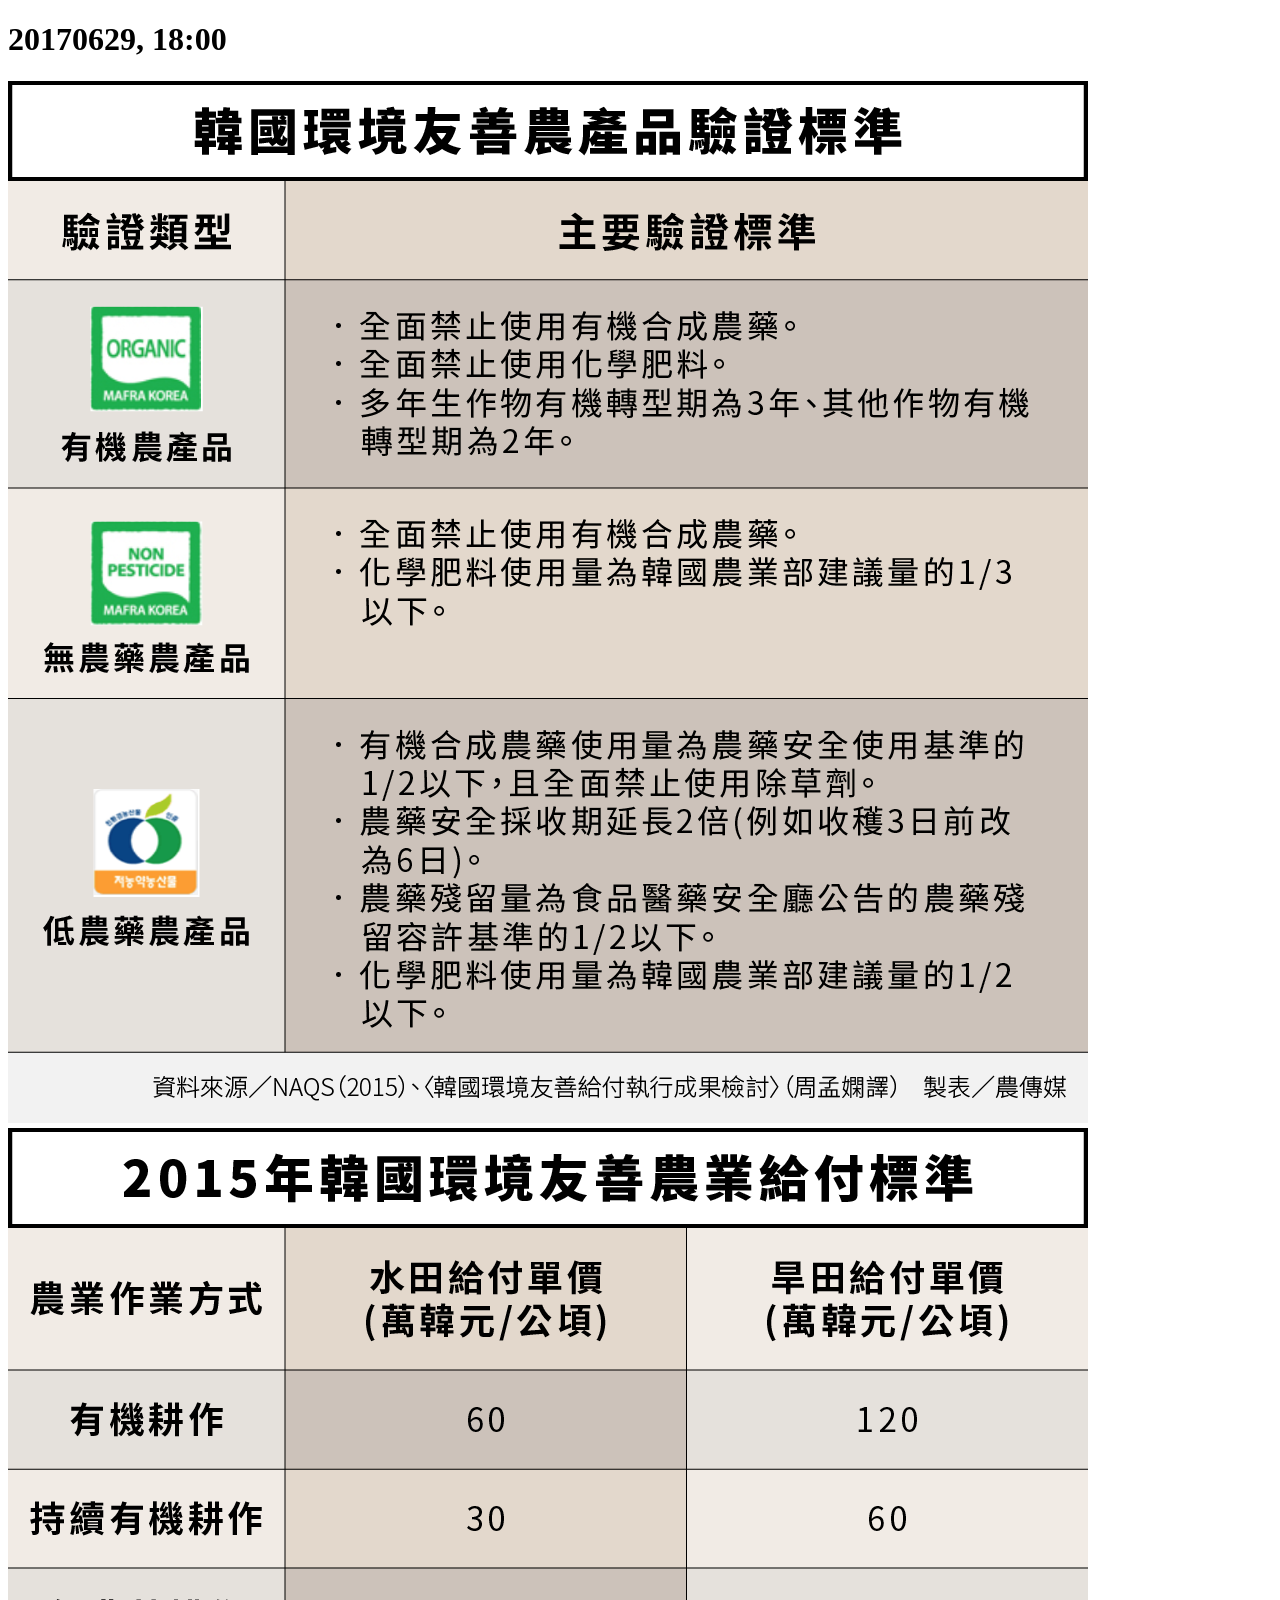
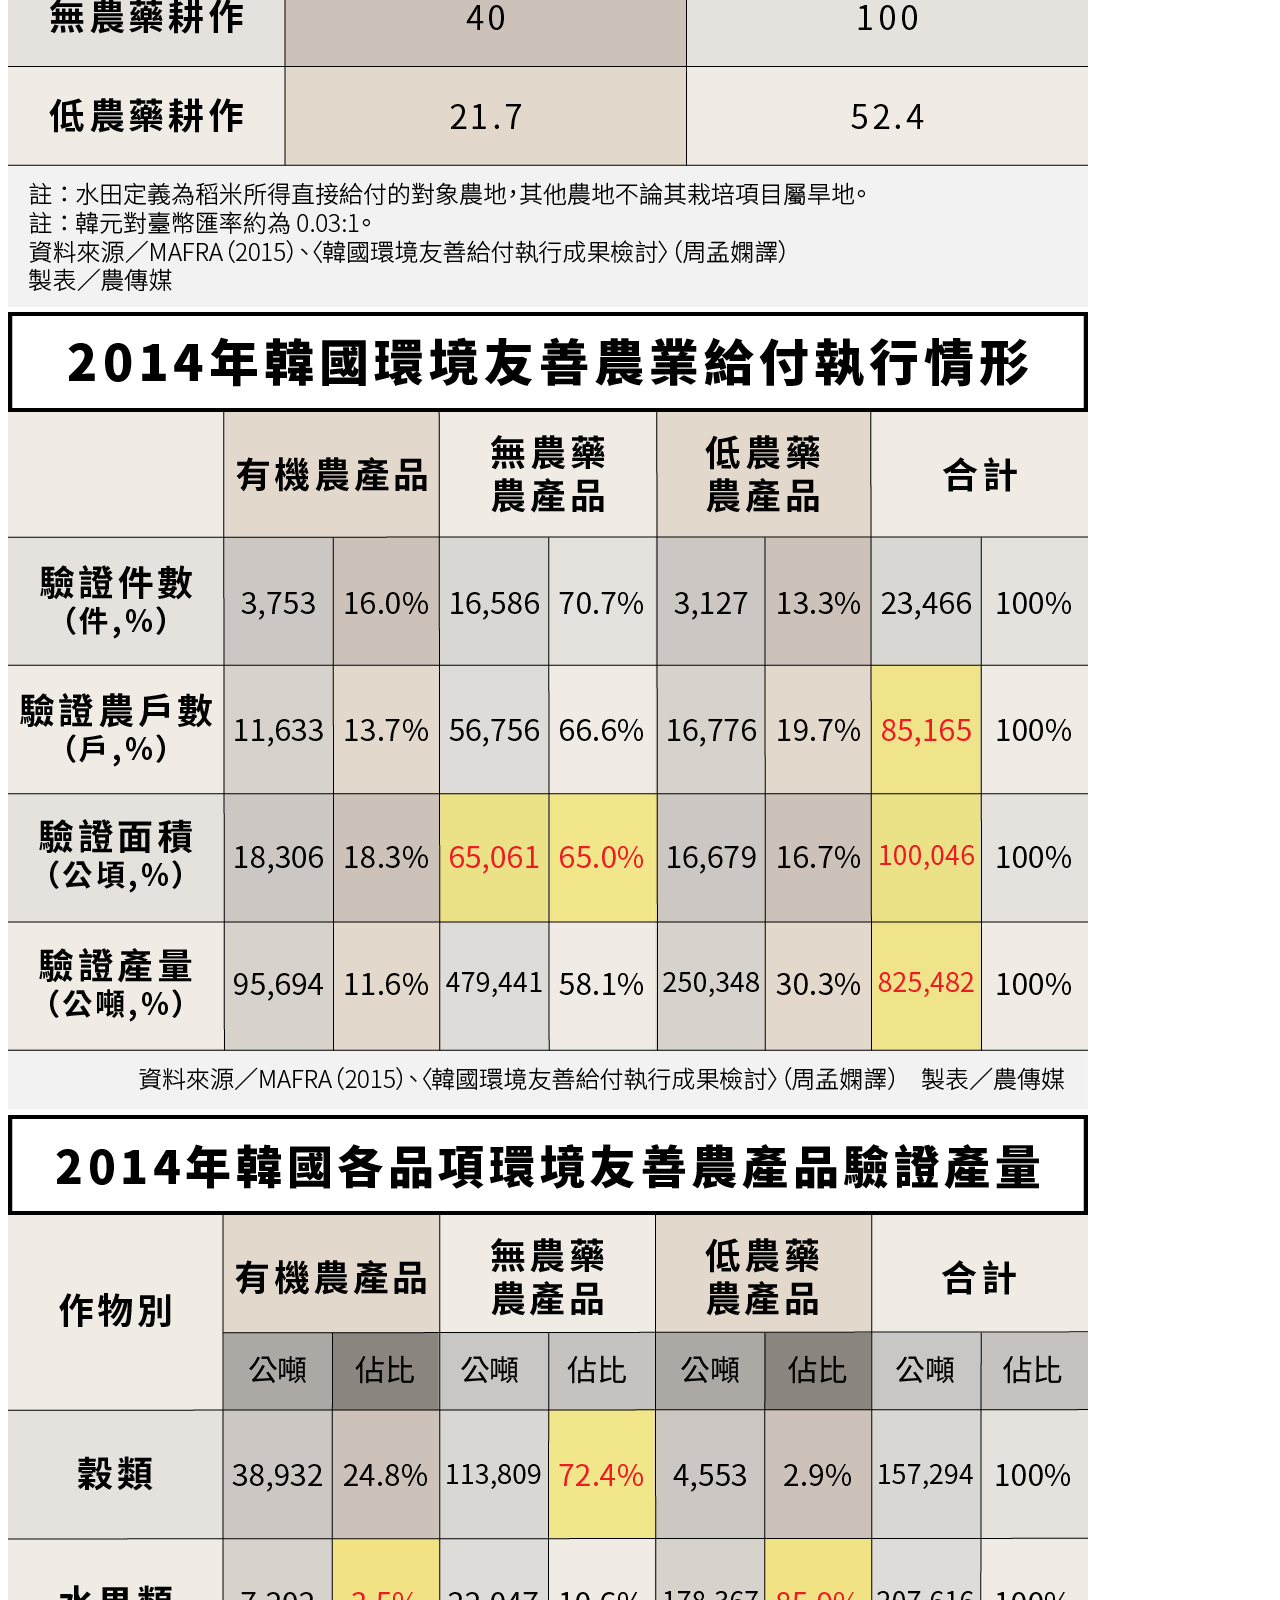
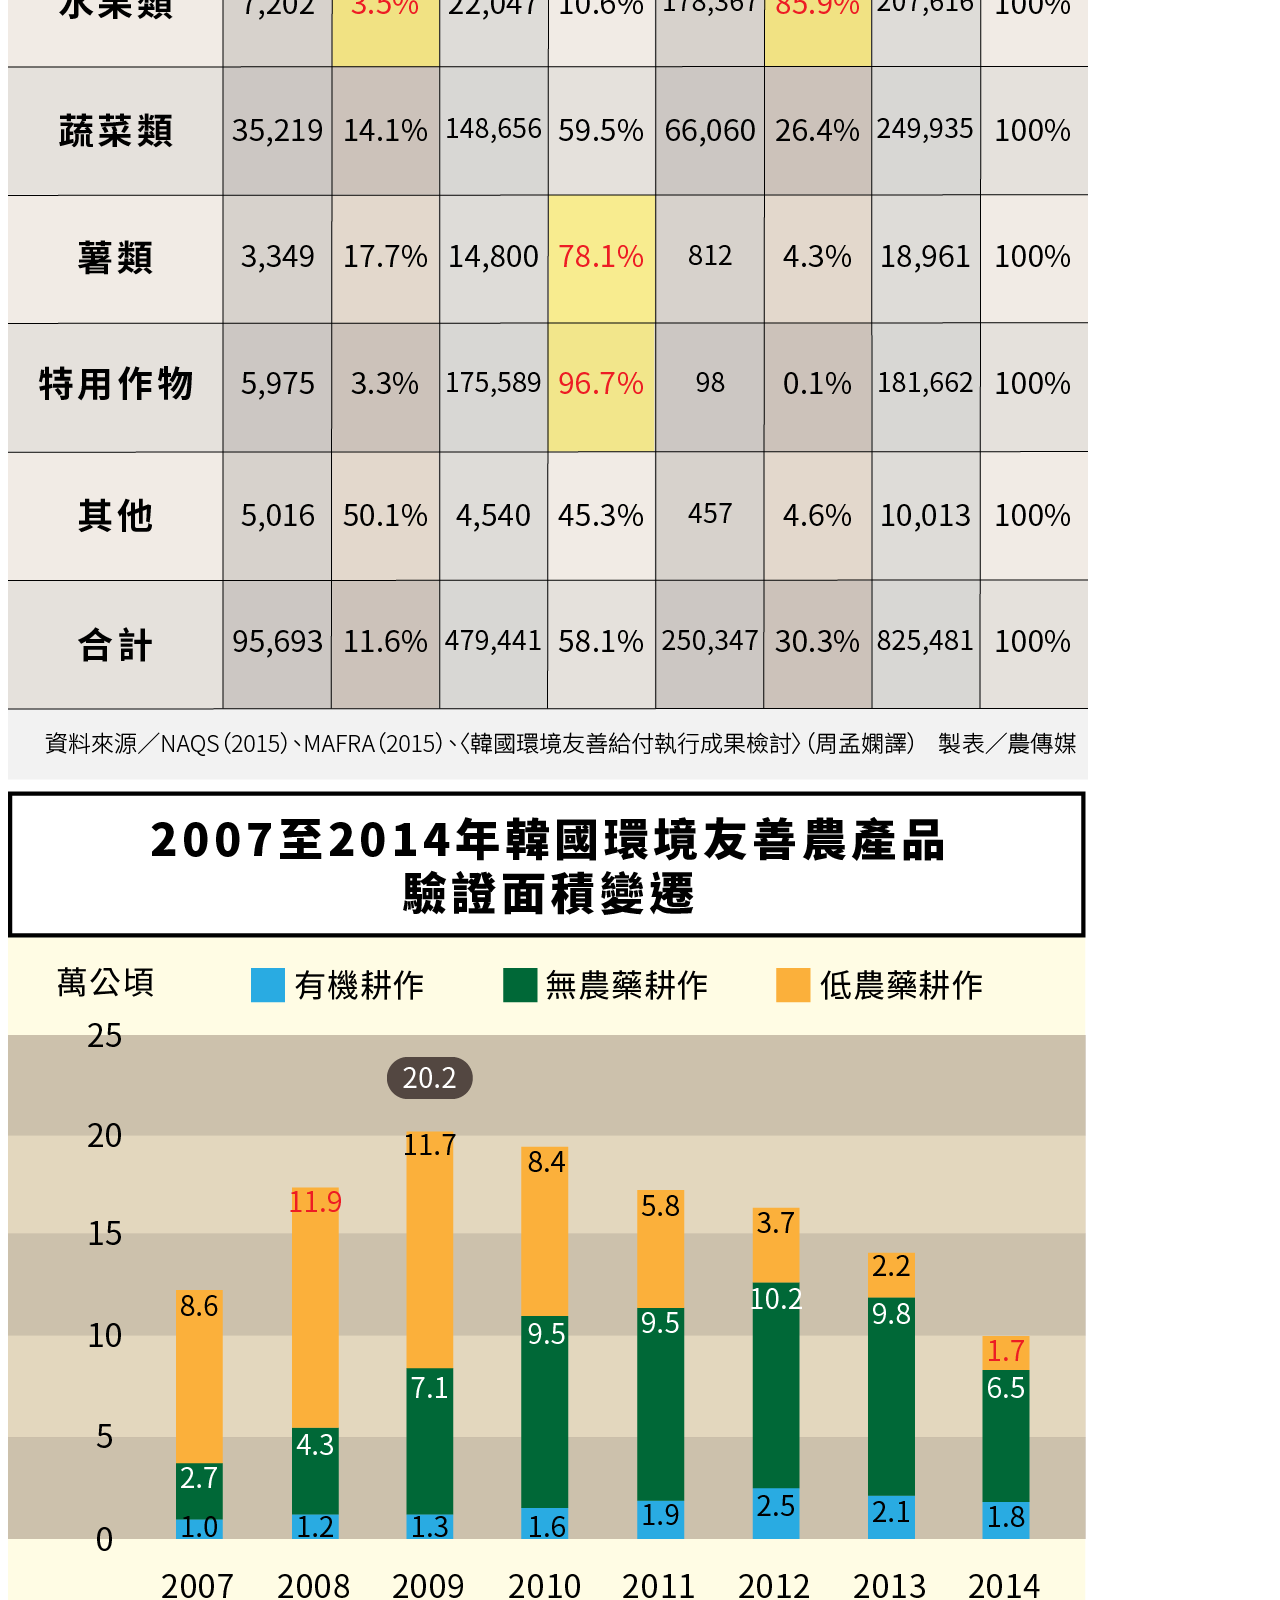
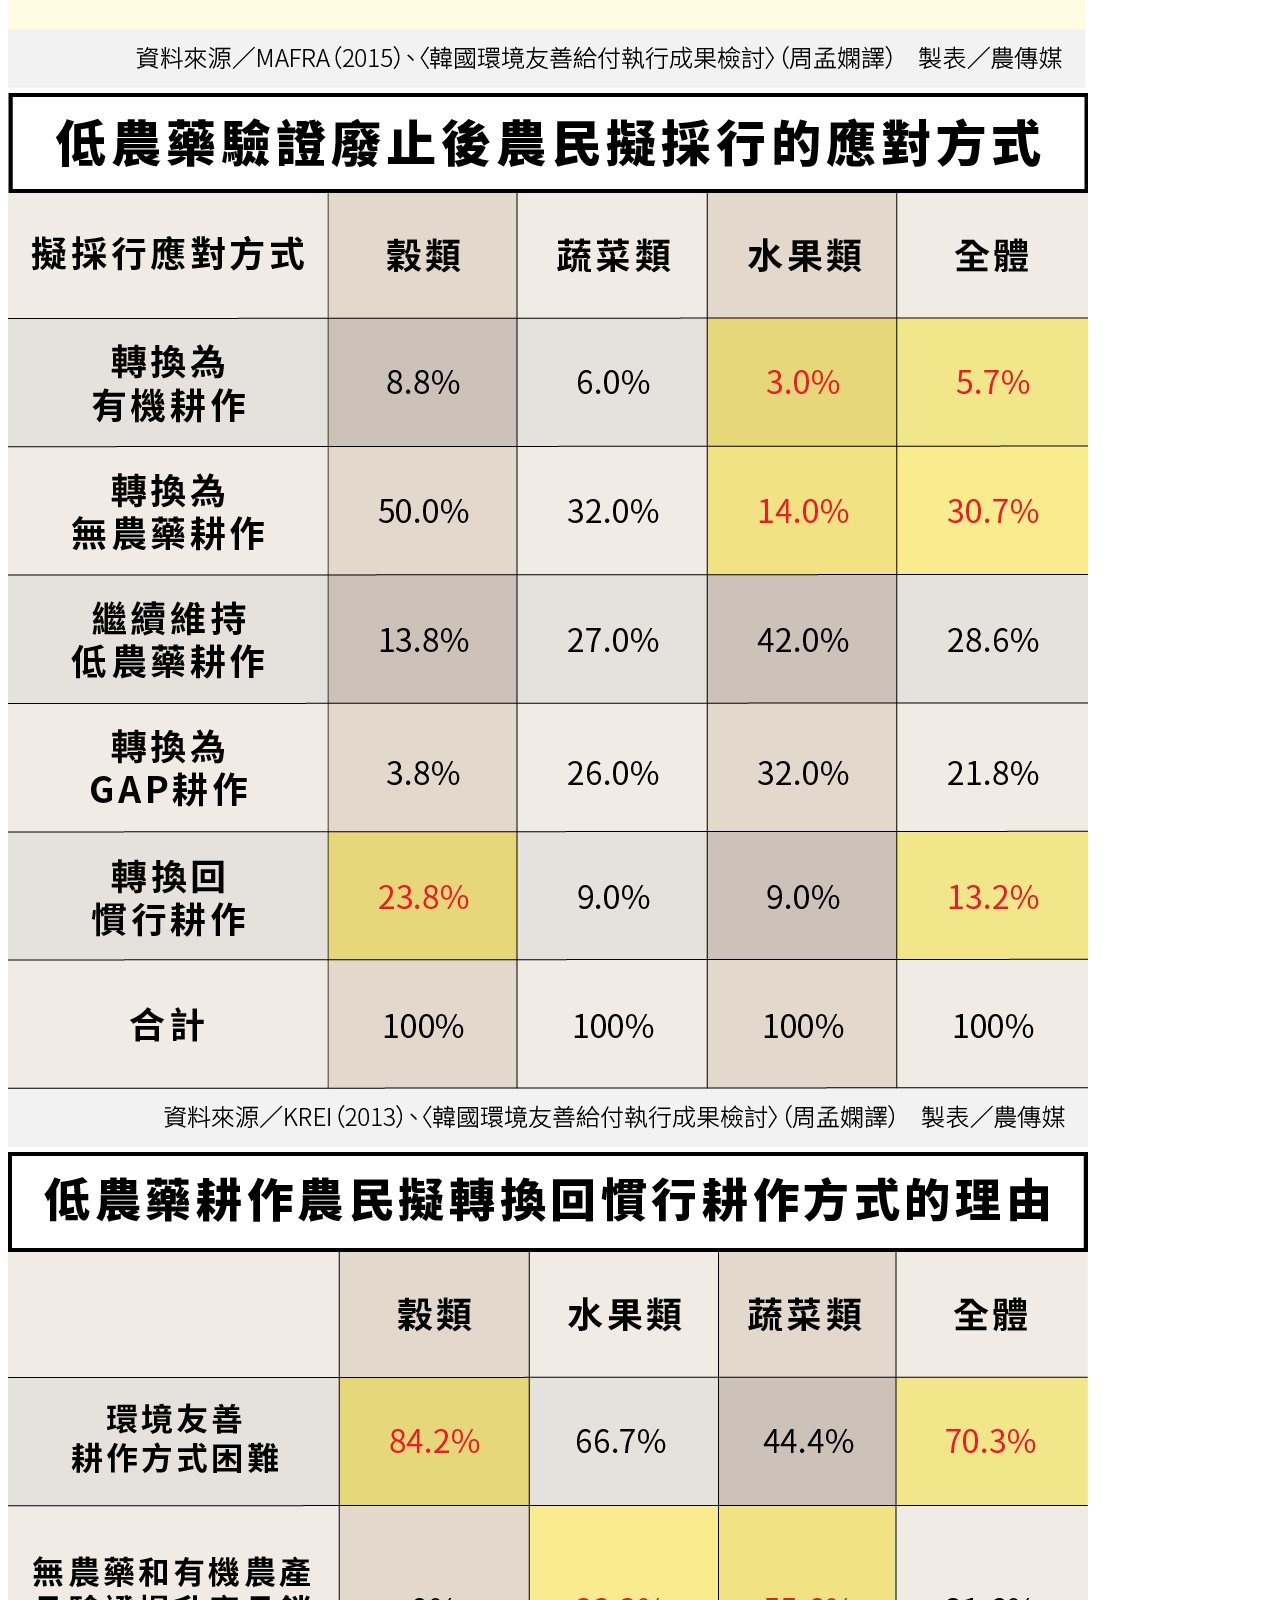
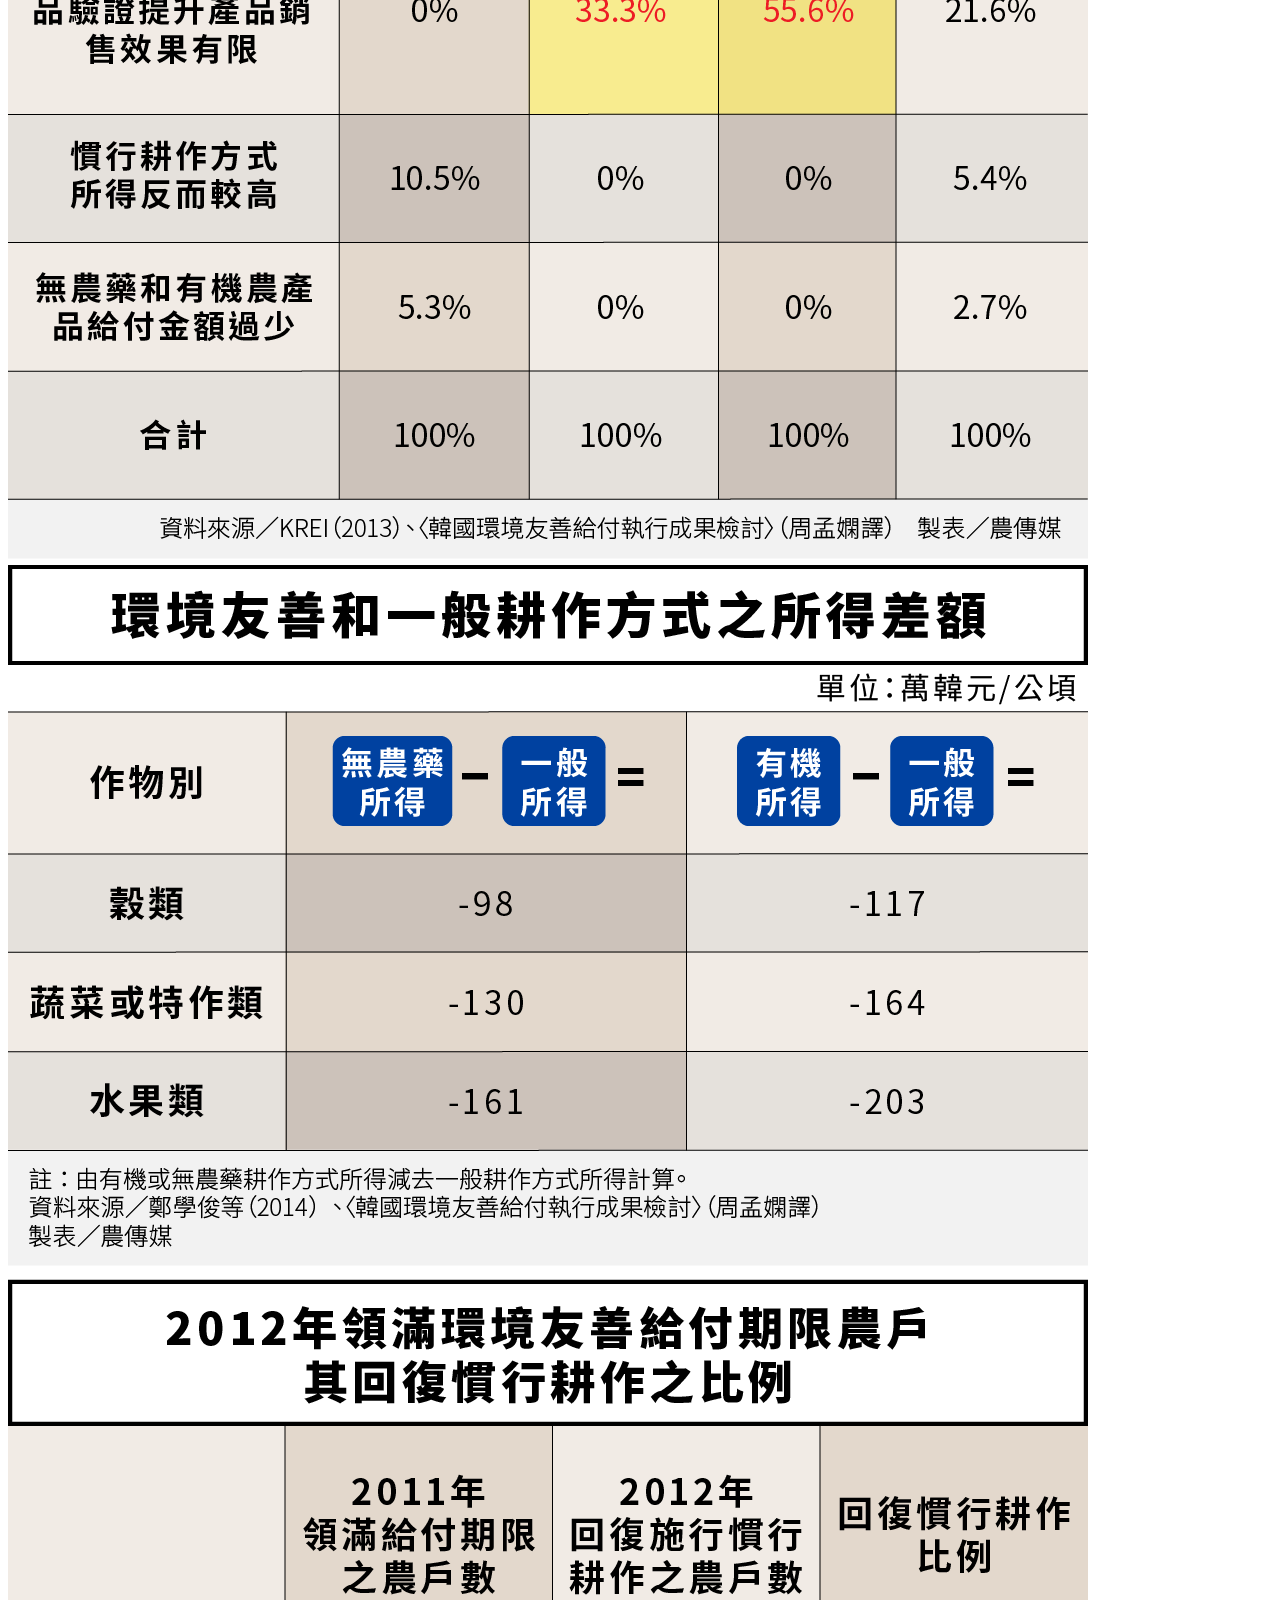
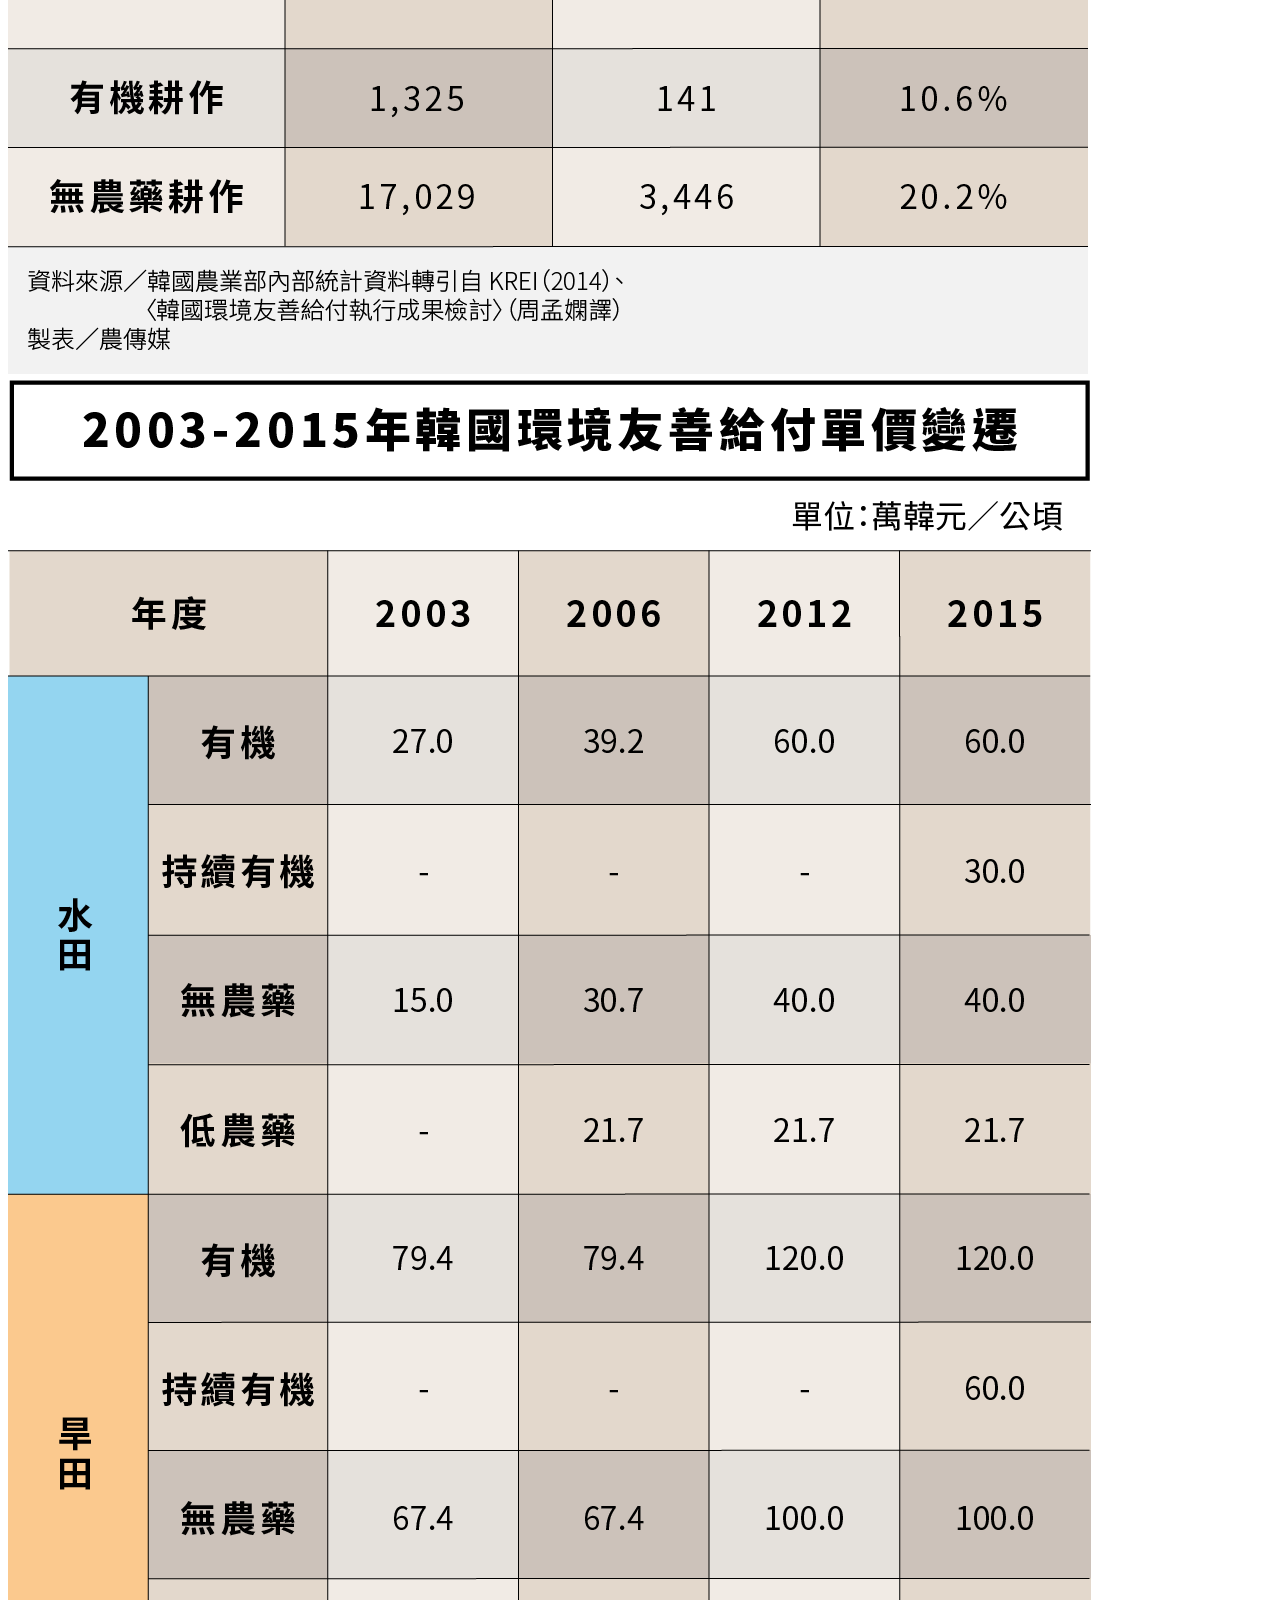
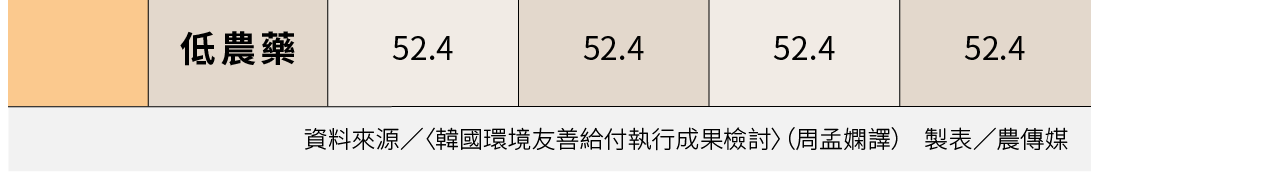
<file: agriharvest/koreaEcoFriendly/index.html>
<!DOCTYPE html>
<html>
<head>
</head>
<body>
<h1>20170629, 18:00</h1>
<img src="1.png">
<img src="2.png">
<img src="3.png">
<img src="4.png">
<img src="5.png">
<img src="6.png">
<img src="7.png">
<img src="8.png">
<img src="9.png">
<img src="10.png">


</body>
</html>
</file>
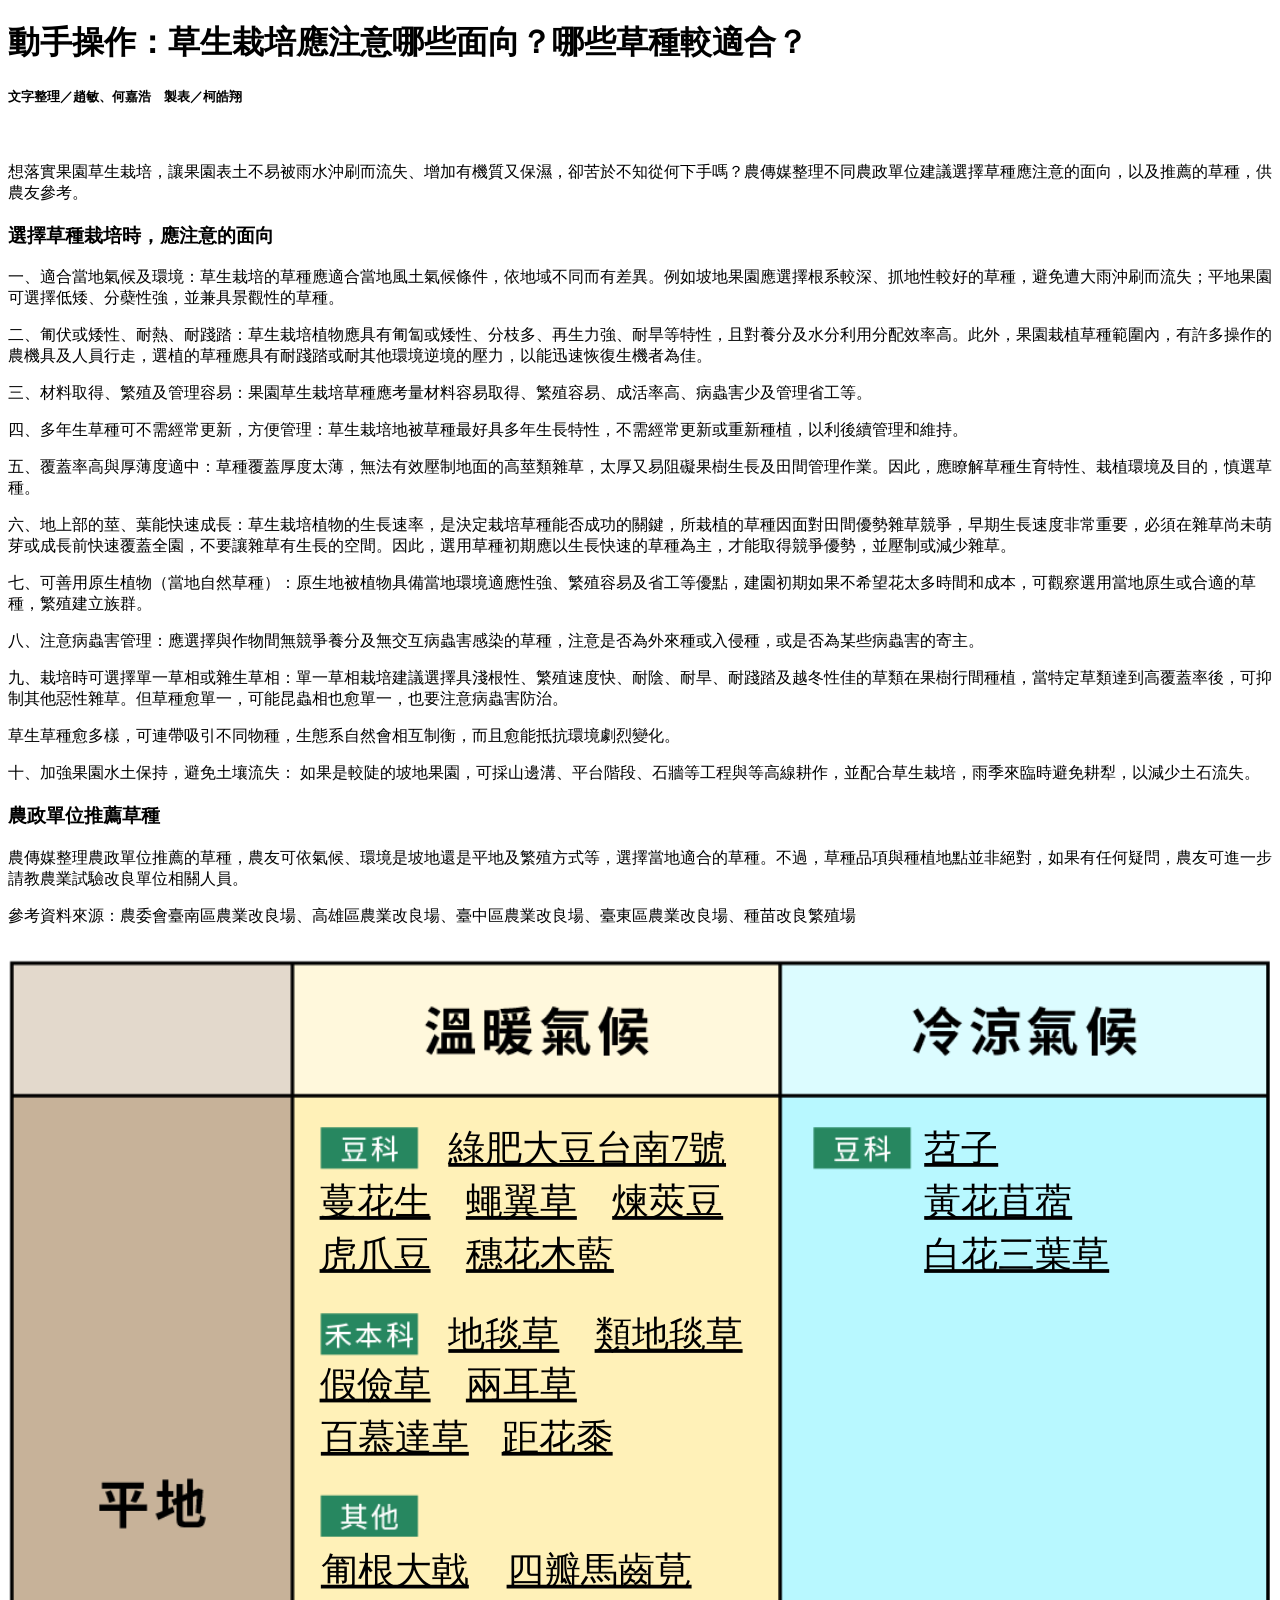
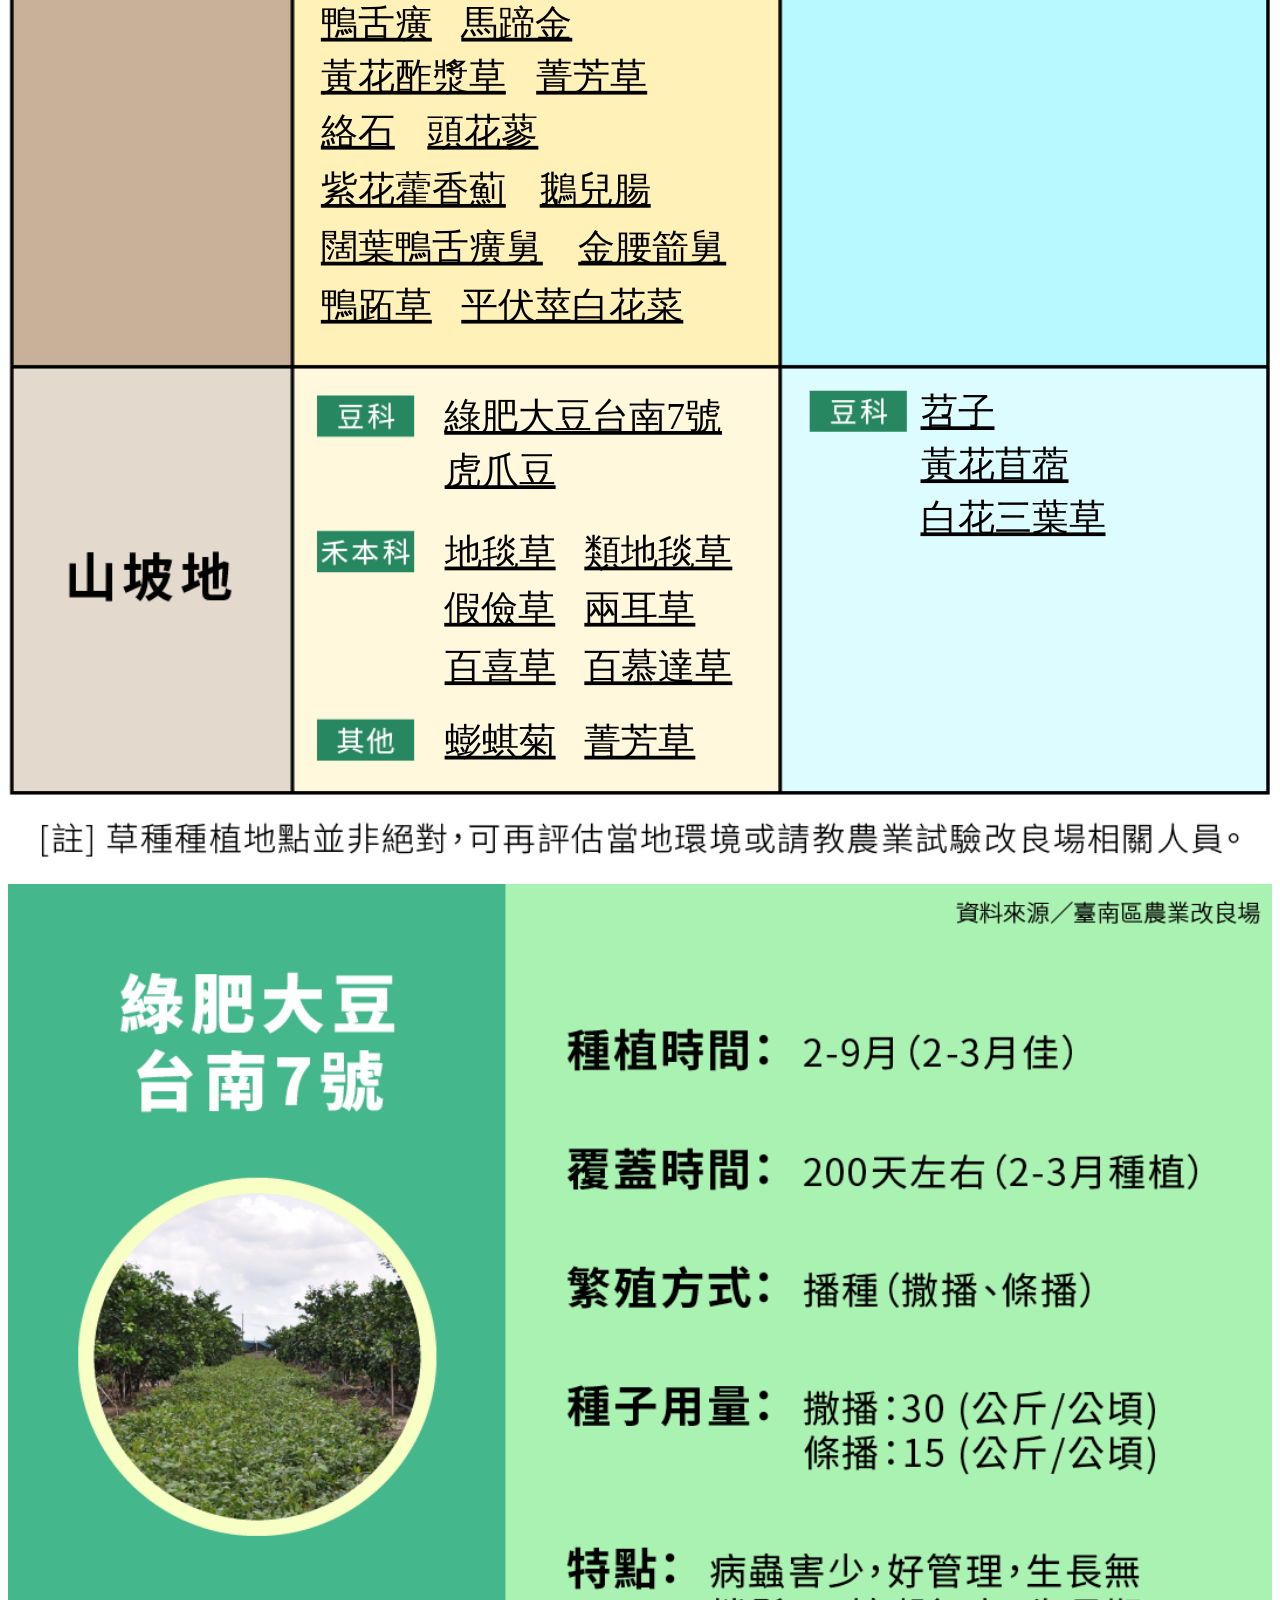
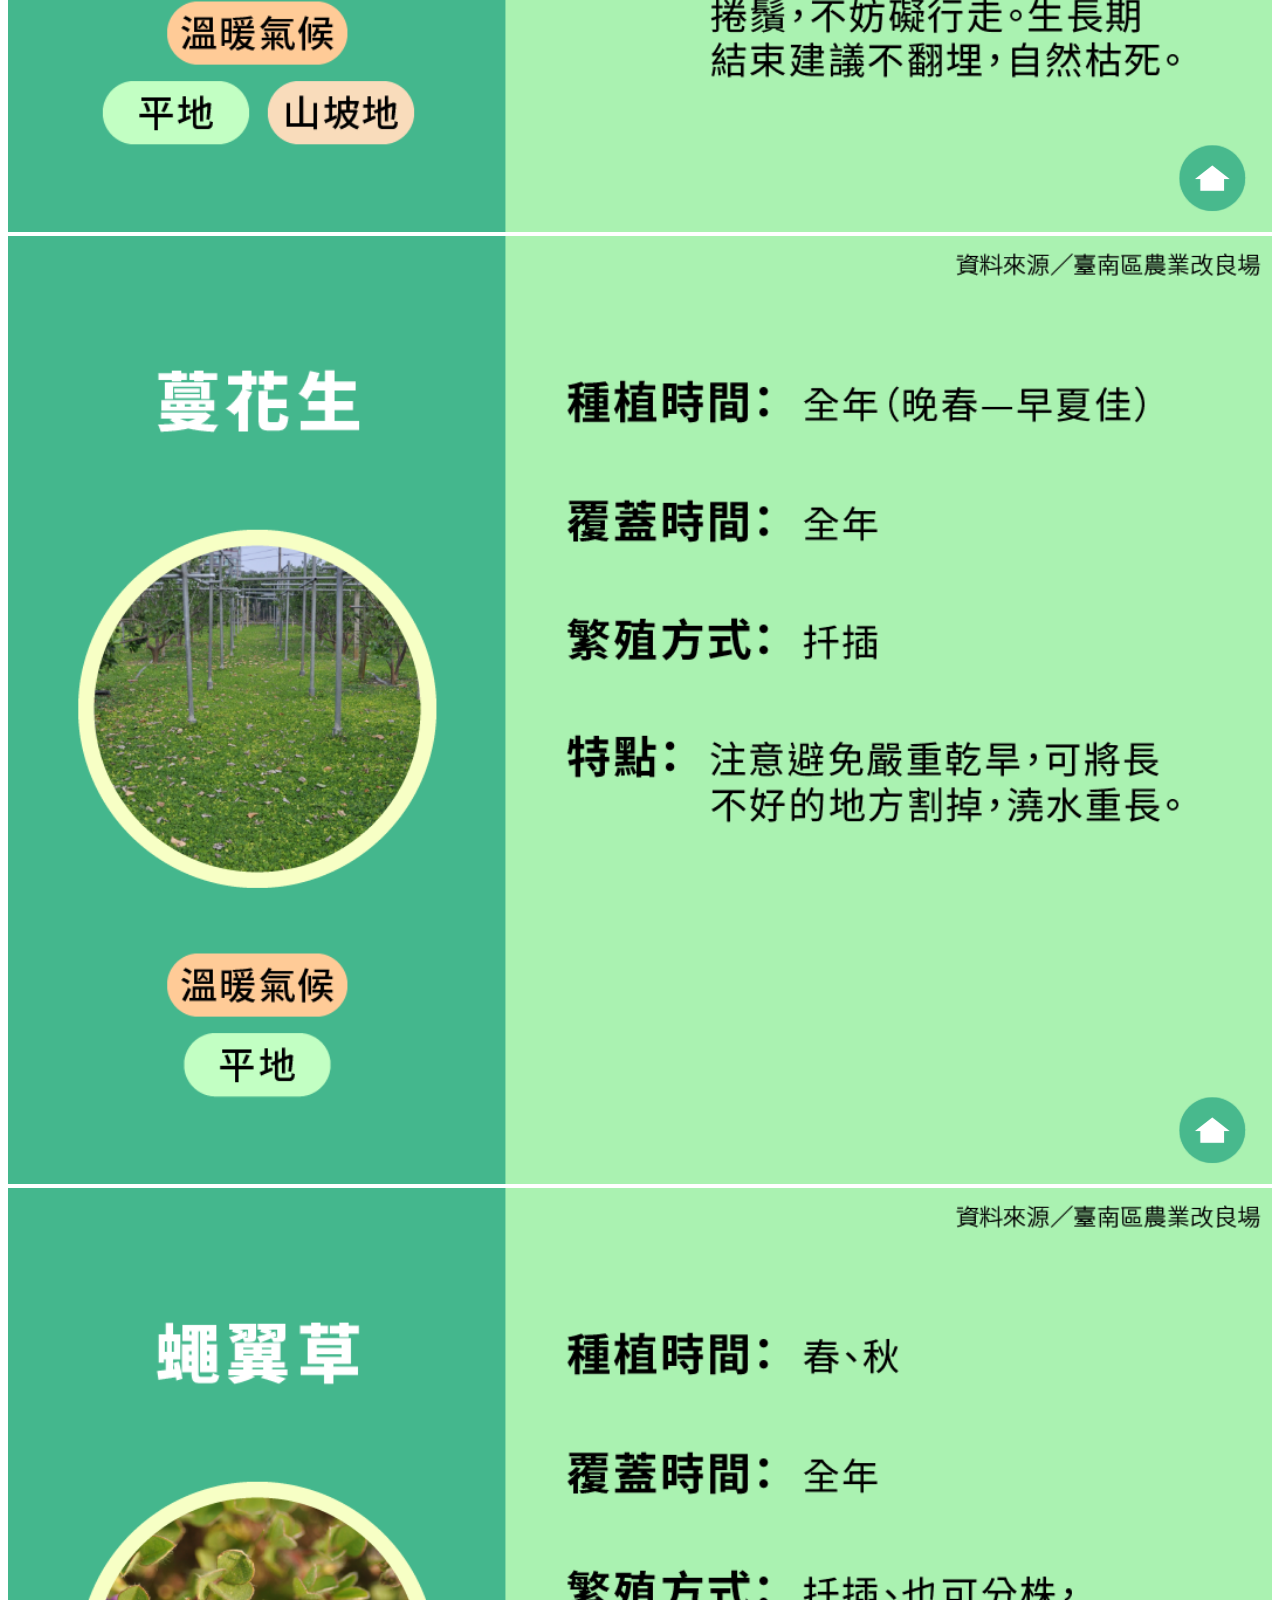
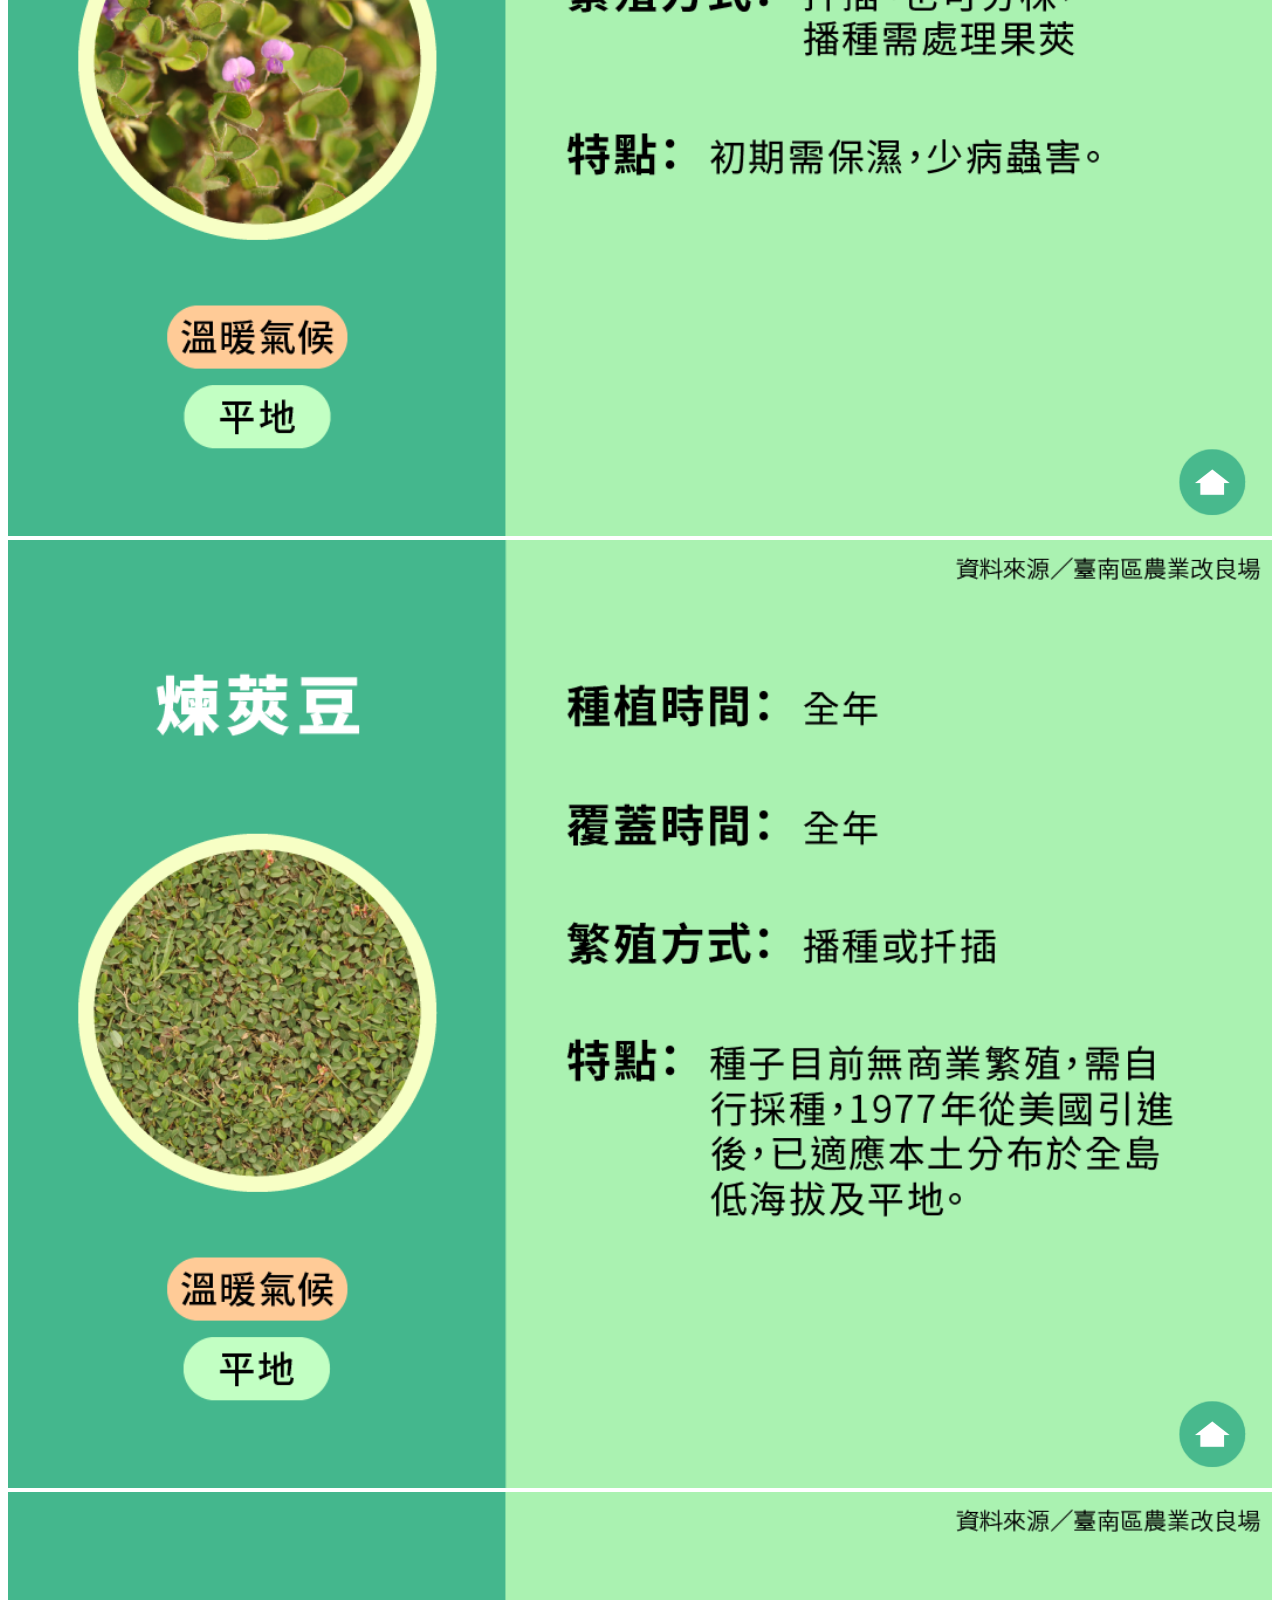
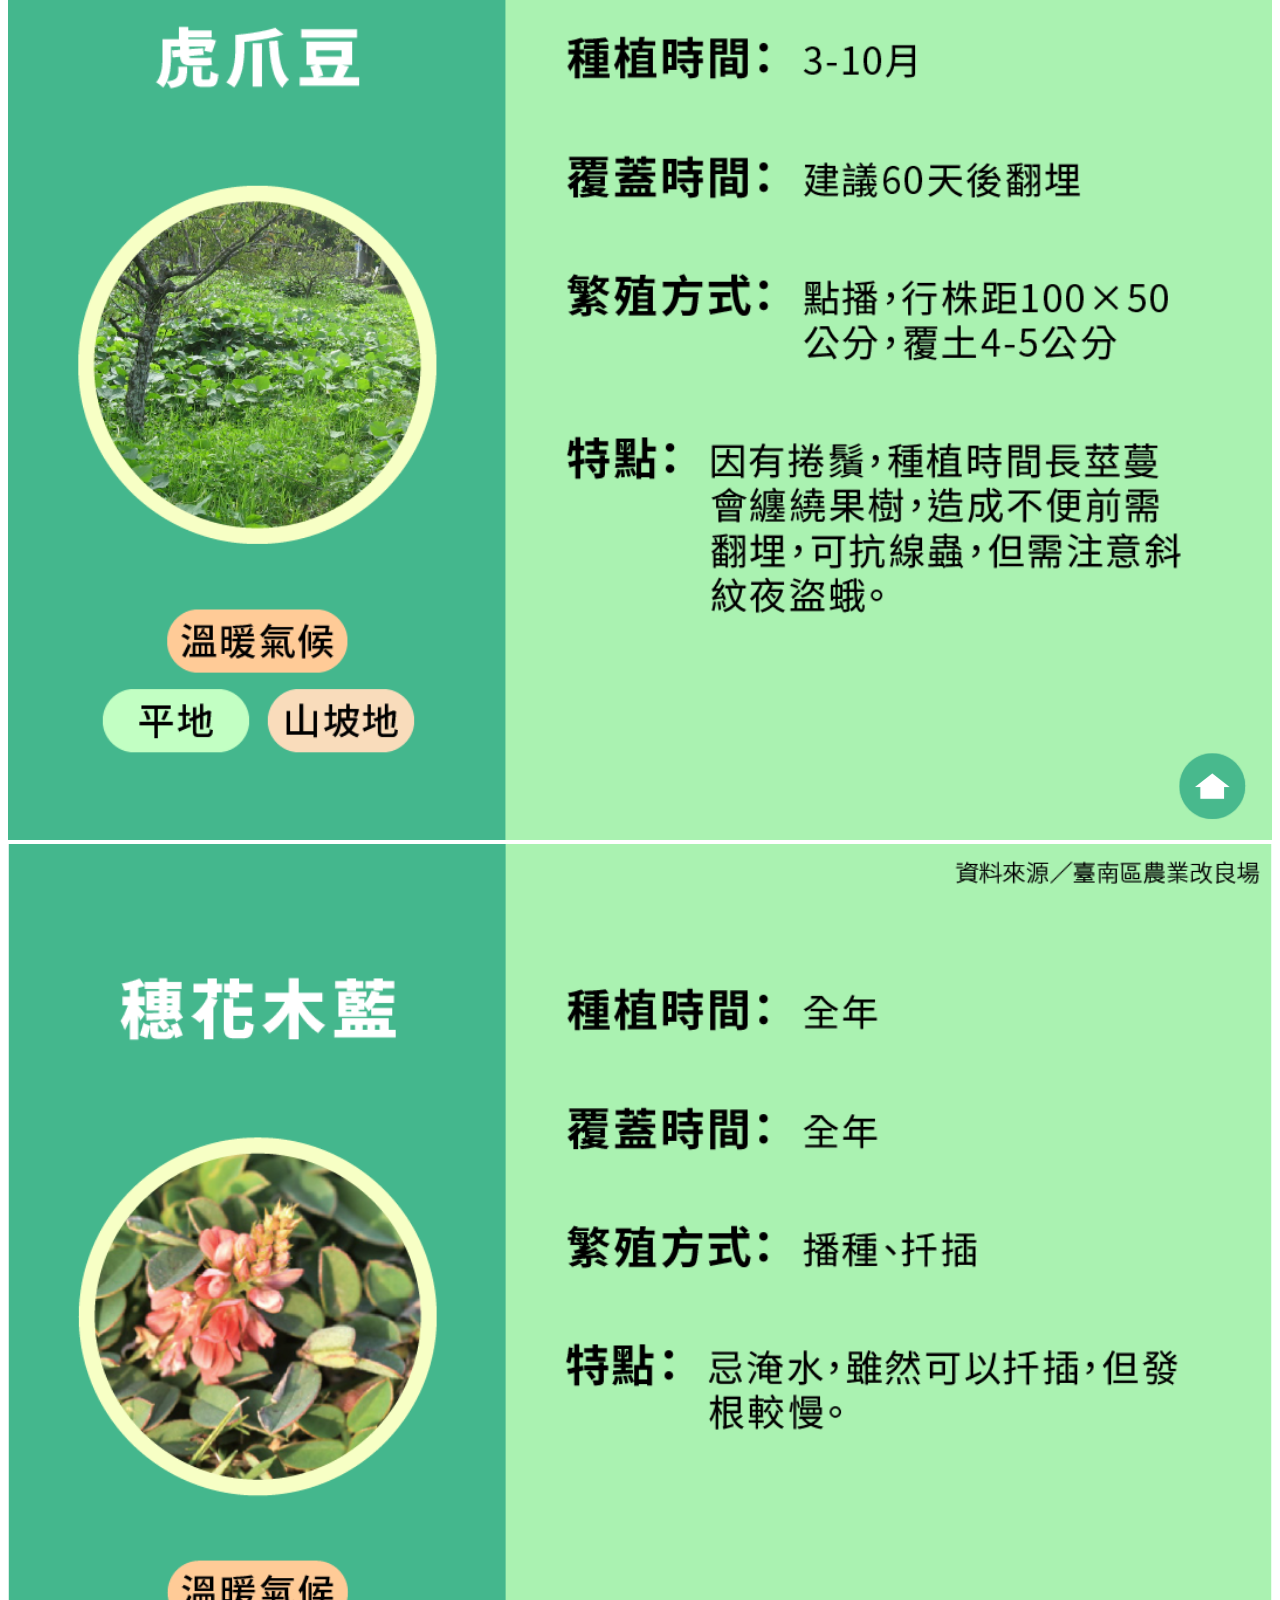
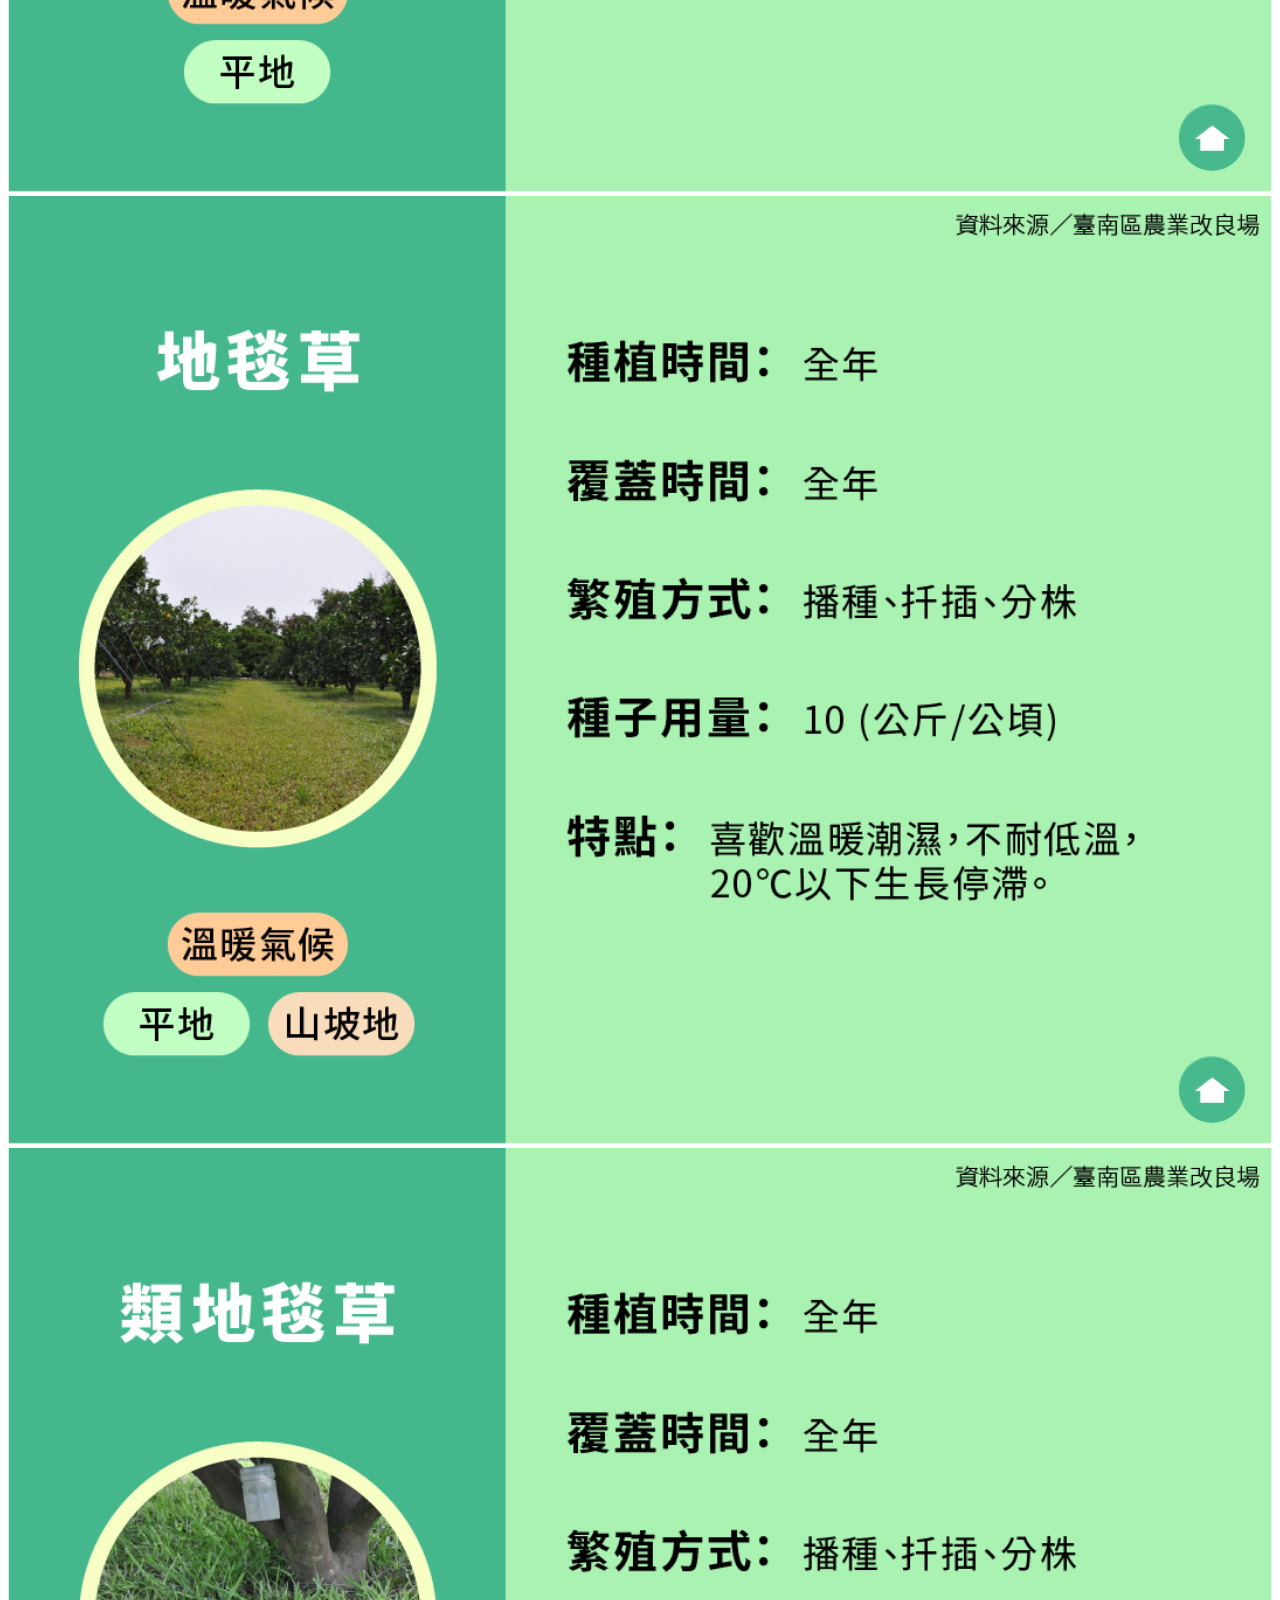
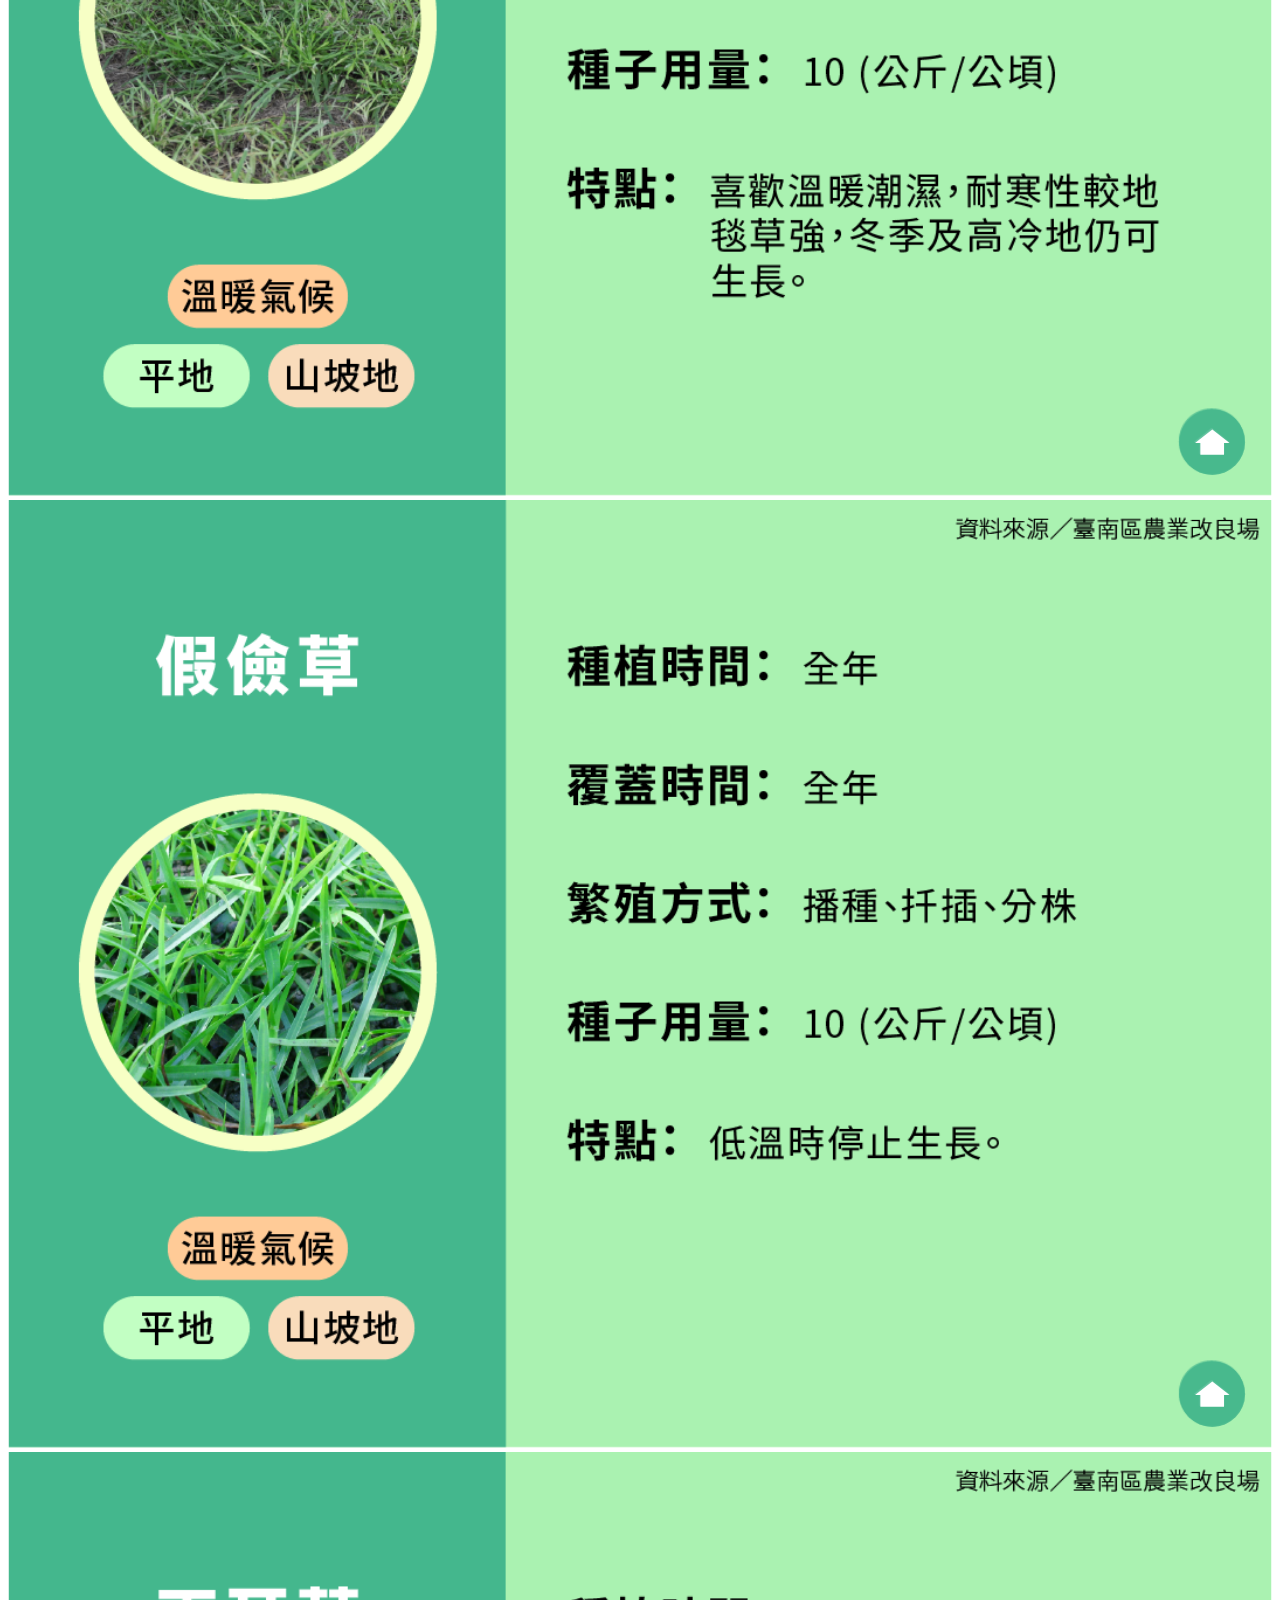
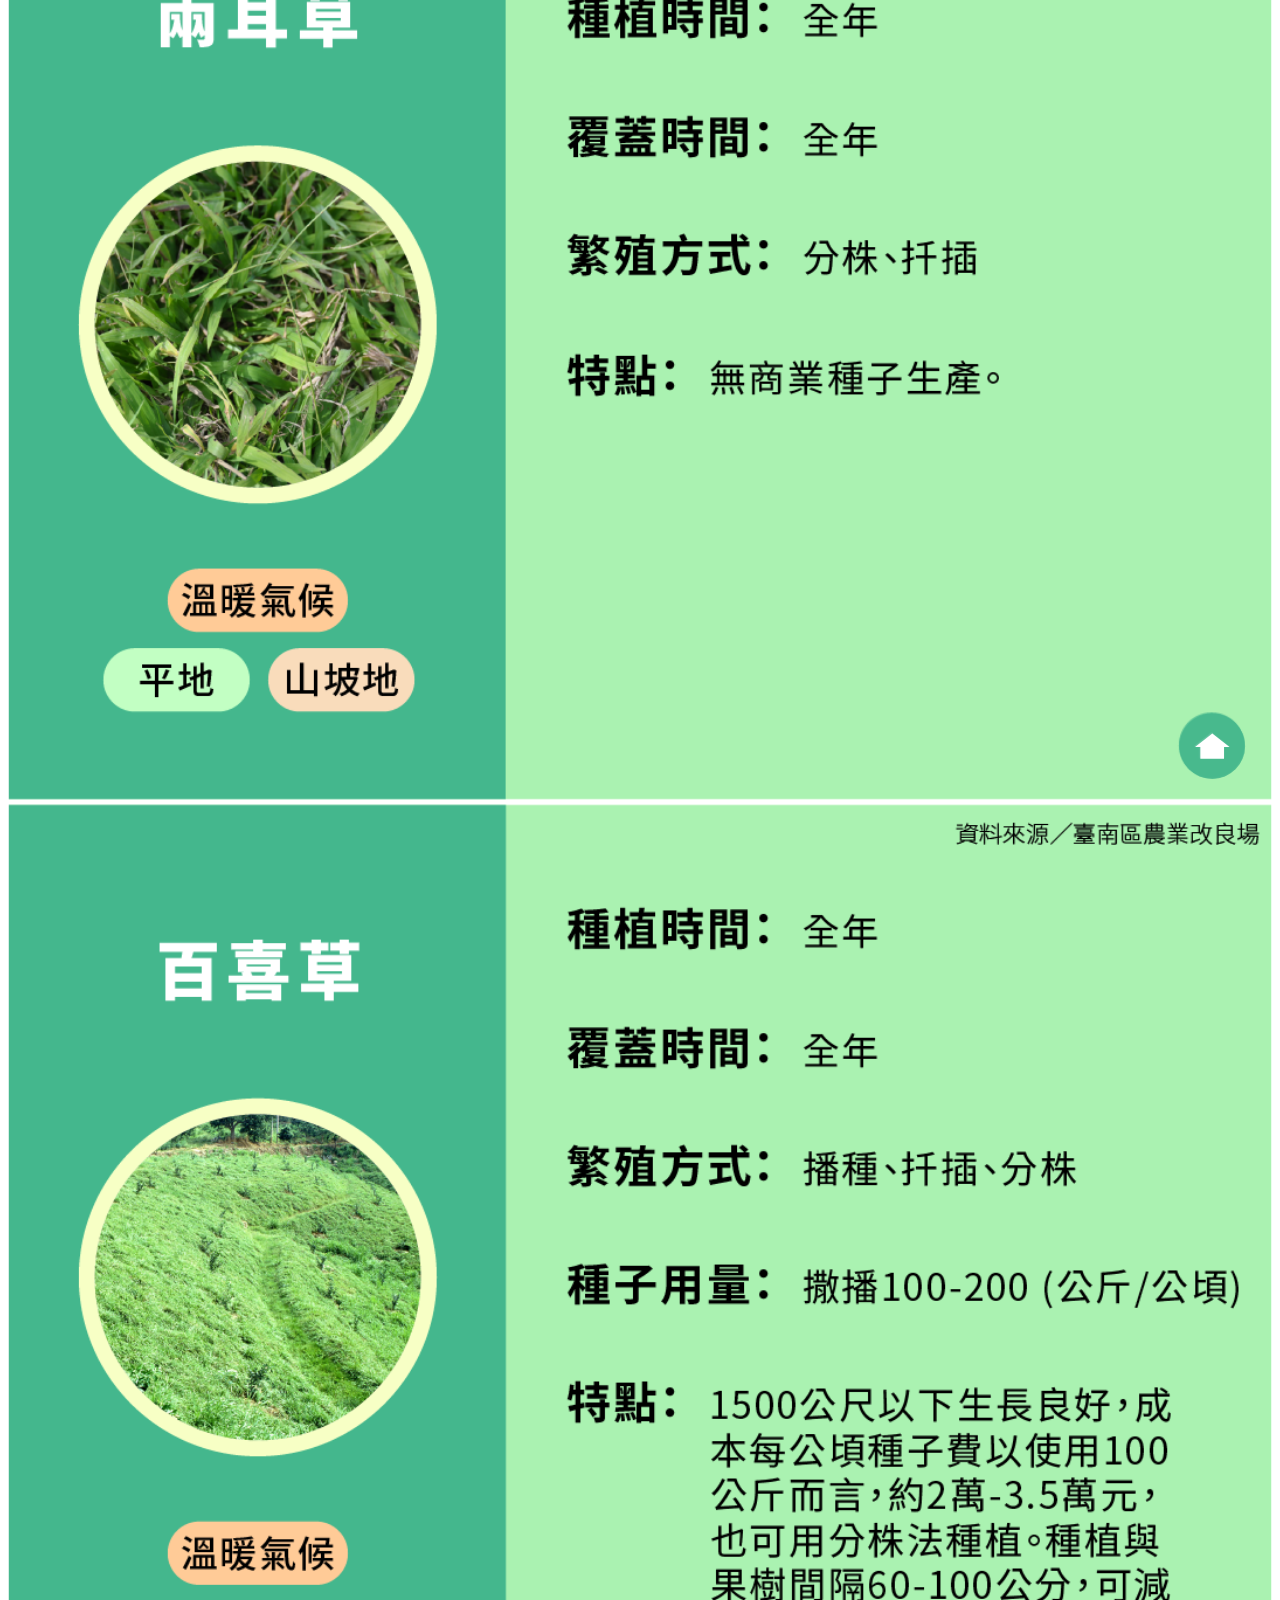
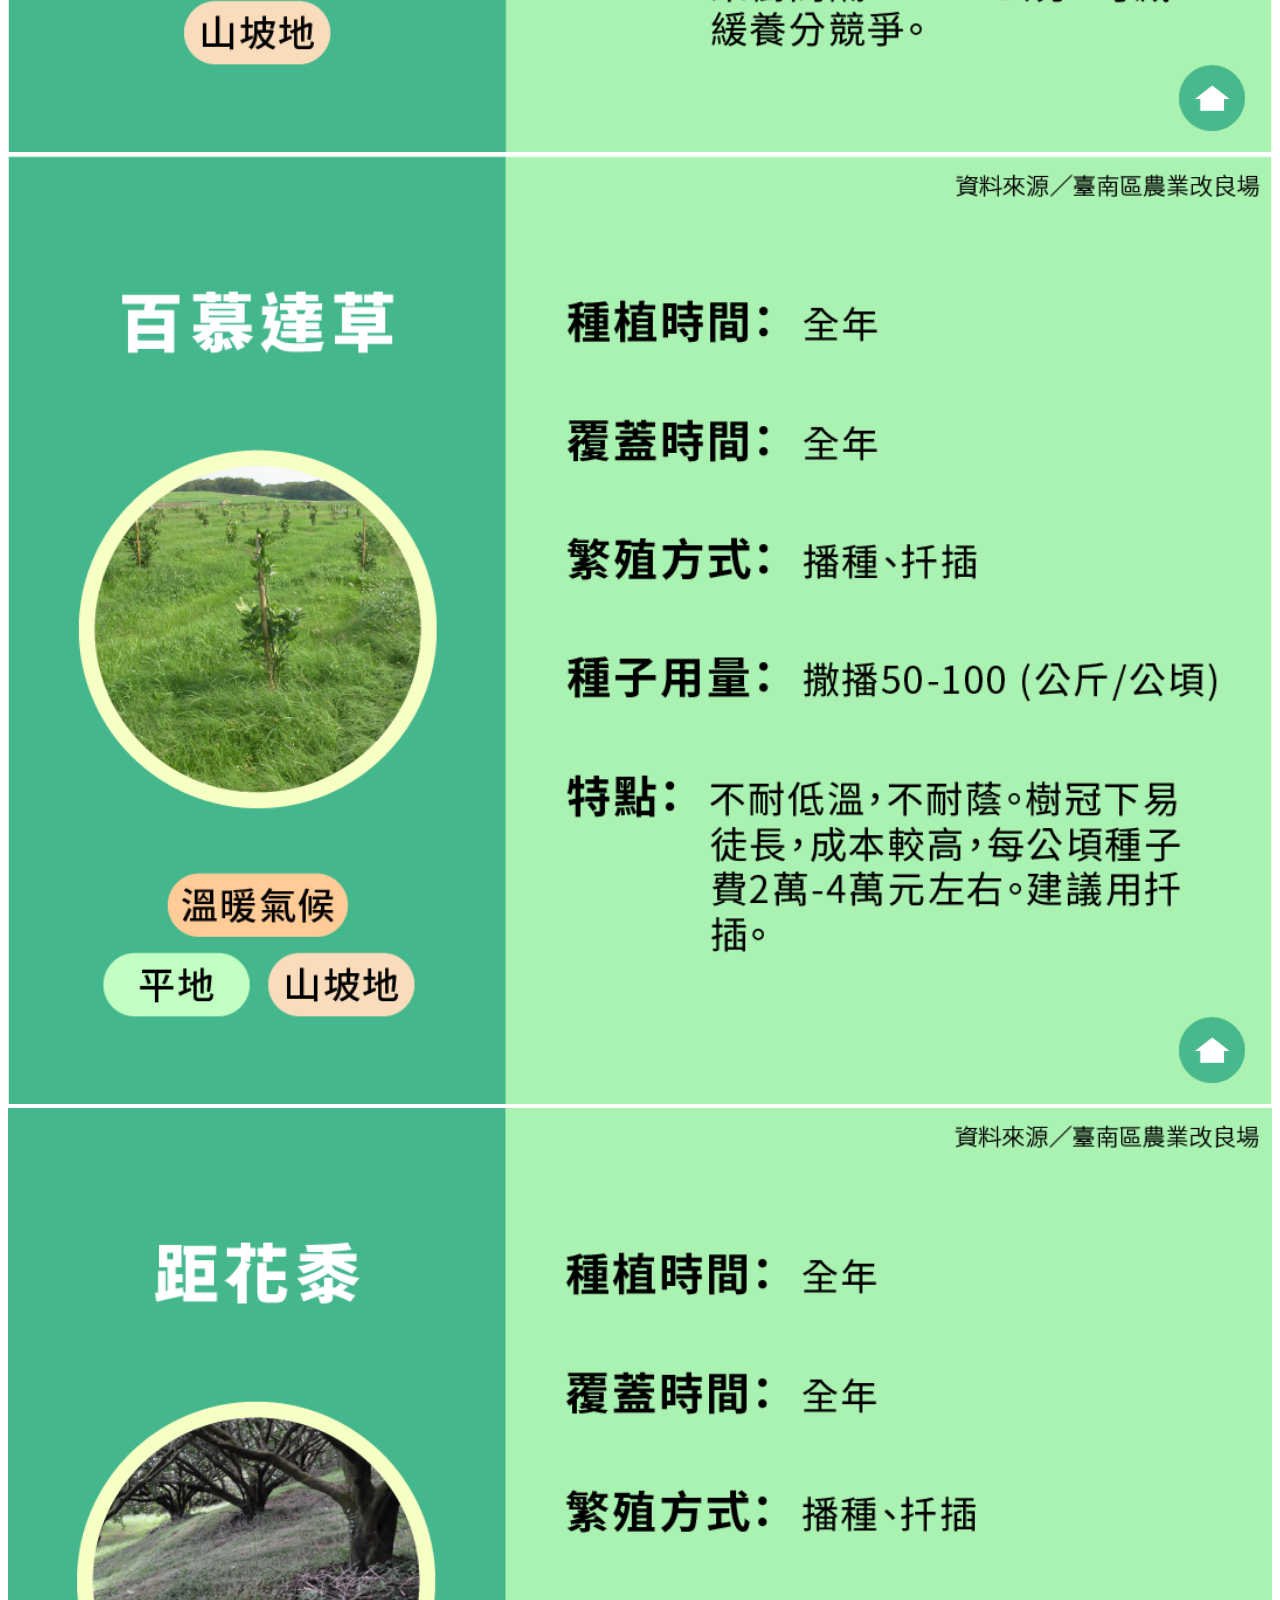
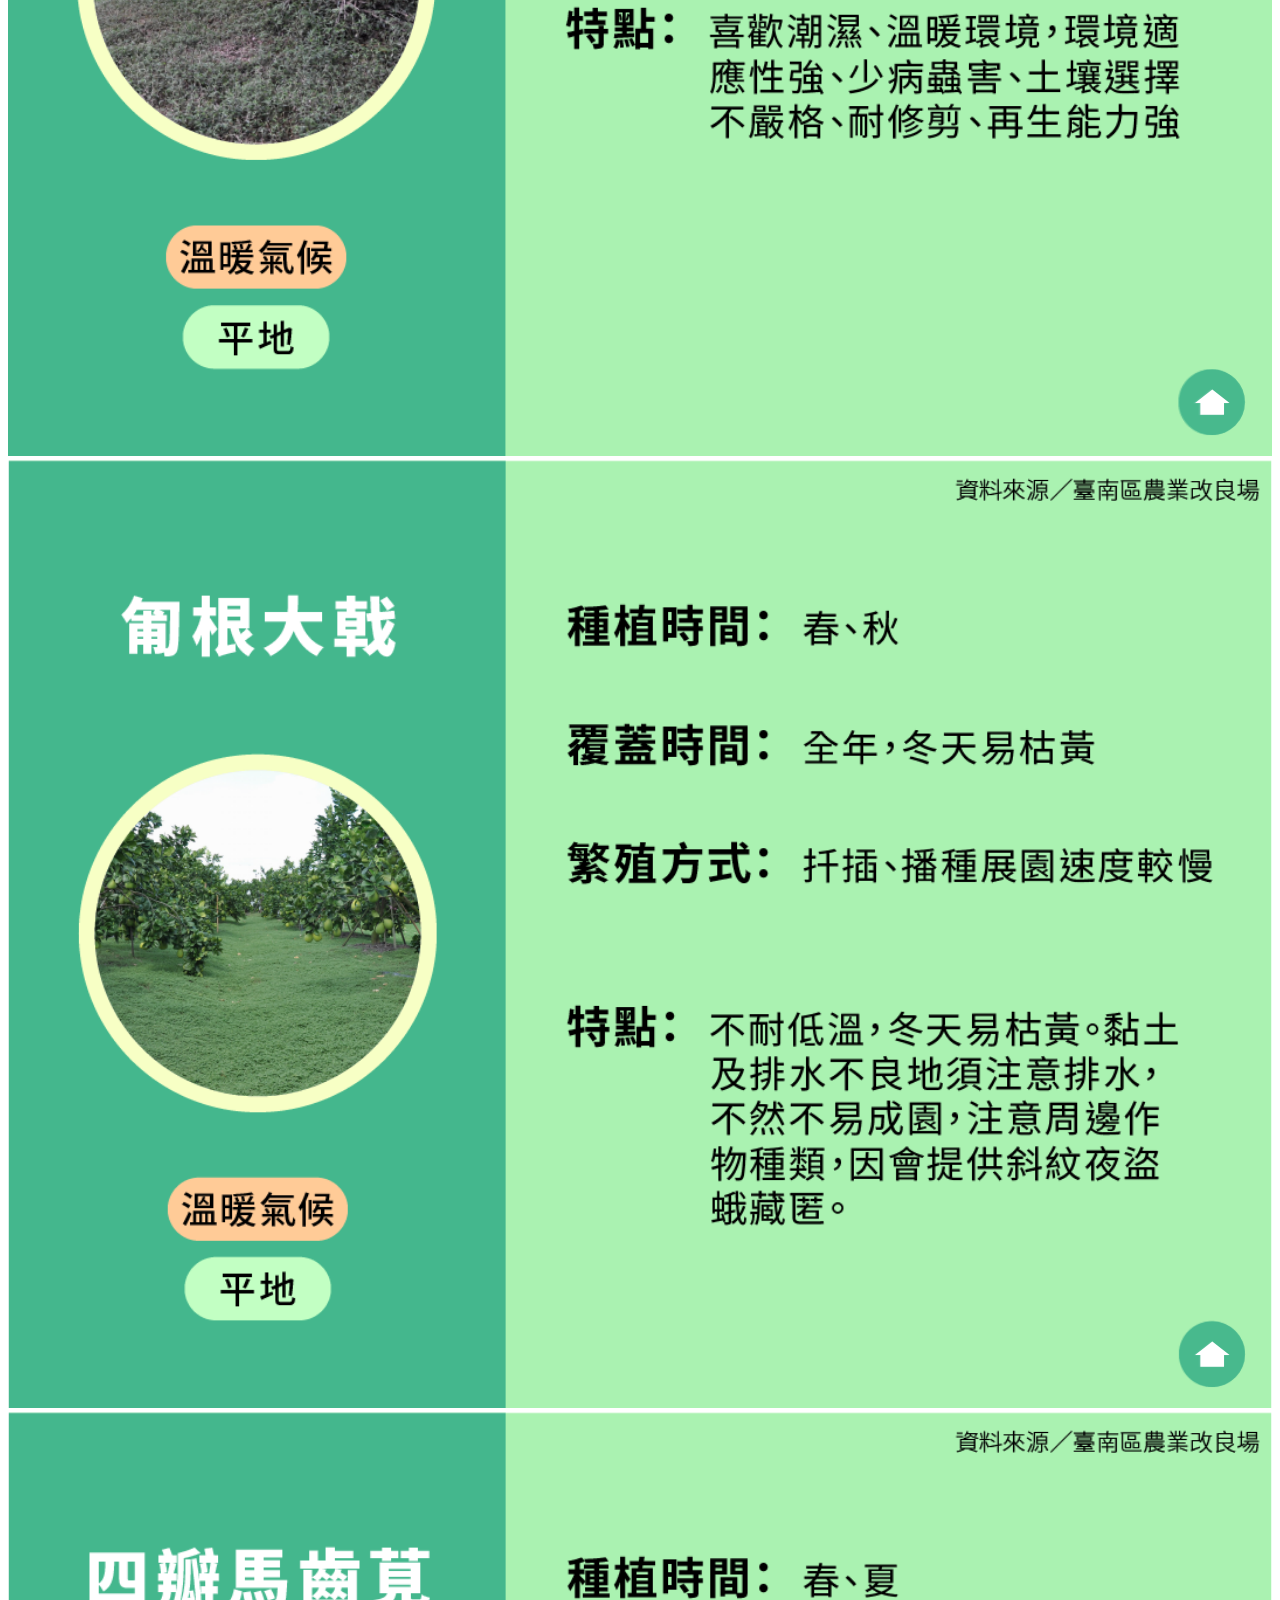
<file: agriharvest/sodCulture/index.html>
<!DOCTYPE html>
<html>
<head>
<meta charset="UTF-8" />
</head>

<body>
<h1>動手操作：草生栽培應注意哪些面向？哪些草種較適合？</h1>
<h5>文字整理／趙敏、何嘉浩　製表／柯皓翔</h5>
<br>
<p>想落實果園草生栽培，讓果園表土不易被雨水沖刷而流失、增加有機質又保濕，卻苦於不知從何下手嗎？農傳媒整理不同農政單位建議選擇草種應注意的面向，以及推薦的草種，供農友參考。</p>

<h3>選擇草種栽培時，應注意的面向</h3>

<p>一、適合當地氣候及環境：草生栽培的草種應適合當地風土氣候條件，依地域不同而有差異。例如坡地果園應選擇根系較深、抓地性較好的草種，避免遭大雨沖刷而流失；平地果園可選擇低矮、分蘗性強，並兼具景觀性的草種。</p>

<p>二、匍伏或矮性、耐熱、耐踐踏：草生栽培植物應具有匍匐或矮性、分枝多、再生力強、耐旱等特性，且對養分及水分利用分配效率高。此外，果園栽植草種範圍內，有許多操作的農機具及人員行走，選植的草種應具有耐踐踏或耐其他環境逆境的壓力，以能迅速恢復生機者為佳。</p>

<p>三、材料取得、繁殖及管理容易：果園草生栽培草種應考量材料容易取得、繁殖容易、成活率高、病蟲害少及管理省工等。</p>

<p>四、多年生草種可不需經常更新，方便管理：草生栽培地被草種最好具多年生長特性，不需經常更新或重新種植，以利後續管理和維持。</p>

<p>五、覆蓋率高與厚薄度適中：草種覆蓋厚度太薄，無法有效壓制地面的高莖類雜草，太厚又易阻礙果樹生長及田間管理作業。因此，應瞭解草種生育特性、栽植環境及目的，慎選草種。</p>

<p>六、地上部的莖、葉能快速成長：草生栽培植物的生長速率，是決定栽培草種能否成功的關鍵，所栽植的草種因面對田間優勢雜草競爭，早期生長速度非常重要，必須在雜草尚未萌芽或成長前快速覆蓋全園，不要讓雜草有生長的空間。因此，選用草種初期應以生長快速的草種為主，才能取得競爭優勢，並壓制或減少雜草。</p>

<p>七、可善用原生植物（當地自然草種）：原生地被植物具備當地環境適應性強、繁殖容易及省工等優點，建園初期如果不希望花太多時間和成本，可觀察選用當地原生或合適的草種，繁殖建立族群。</p>

<p>八、注意病蟲害管理：應選擇與作物間無競爭養分及無交互病蟲害感染的草種，注意是否為外來種或入侵種，或是否為某些病蟲害的寄主。</p>

<p>九、栽培時可選擇單一草相或雜生草相：單一草相栽培建議選擇具淺根性、繁殖速度快、耐陰、耐旱、耐踐踏及越冬性佳的草類在果樹行間種植，當特定草類達到高覆蓋率後，可抑制其他惡性雜草。但草種愈單一，可能昆蟲相也愈單一，也要注意病蟲害防治。</p>

<p>草生草種愈多樣，可連帶吸引不同物種，生態系自然會相互制衡，而且愈能抵抗環境劇烈變化。</p>

<p>十、加強果園水土保持，避免土壤流失：
如果是較陡的坡地果園，可採山邊溝、平台階段、石牆等工程與等高線耕作，並配合草生栽培，雨季來臨時避免耕犁，以減少土石流失。</p>

<h3>農政單位推薦草種</h3>

<p>農傳媒整理農政單位推薦的草種，農友可依氣候、環境是坡地還是平地及繁殖方式等，選擇當地適合的草種。不過，草種品項與種植地點並非絕對，如果有任何疑問，農友可進一步請教農業試驗改良單位相關人員。</p>

<p>參考資料來源：農委會臺南區農業改良場、高雄區農業改良場、臺中區農業改良場、臺東區農業改良場、種苗改良繁殖場</p>

<div align="center">
<a name="000">

<svg xmlns="http://www.w3.org/2000/svg" xmlns:xlink="http://www.w3.org/1999/xlink" viewBox="0 0 1080 1313.48" version="1.1" width="100%">

	<defs>
		<style>.cls-1{font-size:32px;font-family:NotoSansCJKtc-Regular-B5pc-H, Noto Sans CJK TC;text-decoration:underline;}.cls-2{fill:none;}
		</style>
	</defs>

	<g id="超連結選項">
		<image width="1080" height="1315" transform="translate(0 -0.76)" xlink:href="https://haohsiangko.github.io/agriharvest/sodCulture/0.png"/>

		<g id="溫暖平地">
			<a xlink:href="#001"><text class="cls-1" transform="translate(376.22 186.28)">綠肥大豆台南7號</text></a>
			<a xlink:href="#002"><text class="cls-1" transform="translate(266.22 231.61)">蔓花生</text></a>
			<a xlink:href="#003"><text class="cls-1" transform="translate(391.22 231.61)">蠅翼草</text></a>
			<a xlink:href="#004"><text class="cls-1" transform="translate(516.22 231.61)">煉莢豆</text></a>
			<a xlink:href="#005"><text class="cls-1" transform="translate(266.22 276.94)">虎爪豆</text></a>
			<a xlink:href="#006"><text class="cls-1" transform="translate(391.22 276.94)">穗花木藍</text></a>
			<a xlink:href="#007"><text class="cls-1" transform="translate(376.22 345.28)">地毯草</text></a>
			<a xlink:href="#008"><text class="cls-1" transform="translate(501.22 345.28)">類地毯草</text></a>
			<a xlink:href="#009"><text class="cls-1" transform="translate(266.22 387.61)">假儉草</text></a>
			<a xlink:href="#010"><text class="cls-1" transform="translate(391.22 387.61)">兩耳草</text></a>
			<a xlink:href="#013"><text class="cls-1" transform="translate(267.3 433.11)">百慕達草</text></a>
			<a xlink:href="#015"><text class="cls-1" transform="translate(267.3 591.94)">鴨舌癀</text></a>
			<a xlink:href="#020"><text class="cls-1" transform="translate(387.3 591.94)">馬蹄金</text></a>
			<a xlink:href="#029"><text class="cls-1" transform="translate(267.3 832.95)">鴨跖草</text></a>
			<a xlink:href="#030"><text class="cls-1" transform="translate(421.8 433.11)">距花黍</text></a>
			<a xlink:href="#021"><text class="cls-1" transform="translate(267.3 637.28)">黃花酢漿草</text></a>
			<a xlink:href="#011"><text class="cls-1" transform="translate(267.3 546.61)">匍根大戟</text></a>
			<a xlink:href="#012"><text class="cls-1" transform="translate(426.01 546.61)">四瓣馬齒莧</text></a>
			<a xlink:href="#022"><text class="cls-1" transform="translate(451.3 637.28)">菁芳草</text></a>
			<a xlink:href="#025"><text class="cls-1" transform="translate(267.3 733.94)">紫花藿香薊</text></a>
			<a xlink:href="#026"><text class="cls-1" transform="translate(454.3 733.94)">鵝兒腸</text></a>
			<a xlink:href="#027"><text class="cls-1" transform="translate(267.3 783.28)">闊葉鴨舌癀舅</text></a>
			<a xlink:href="#031"><text class="cls-1" transform="translate(387.3 832.95)">平伏莖白花菜</text></a>
			<a xlink:href="#028"><text class="cls-1" transform="translate(487.22 783.28)">金腰箭舅</text></a>
			<a xlink:href="#023"><text class="cls-1" transform="translate(267.3 684.28)">絡石</text></a>
			<a xlink:href="#024"><text class="cls-1" transform="translate(358.3 684.28)">頭花蓼</text></a>
		</g>

		<g id="溫暖山坡">


			<a xlink:href="#001"><text class="cls-1" transform="translate(372.75 927.93)">綠肥大豆台南7號</text></a>
			<a xlink:href="#005"><text class="cls-1" transform="translate(373.05 974.29)">虎爪豆</text></a>
			<a xlink:href="#007"><text class="cls-1" transform="translate(373.05 1043.76)">地毯草</text></a>
			<a xlink:href="#008"><text class="cls-1" transform="translate(492.44 1043.76)">類地毯草</text></a>
			<a xlink:href="#009"><text class="cls-1" transform="translate(372.75 1091.84)">假儉草</text></a>
			<a xlink:href="#010"><text class="cls-1" transform="translate(492.44 1091.84)">兩耳草</text></a>
			<a xlink:href="#013"><text class="cls-1" transform="translate(492.44 1141.82)">百慕達草</text></a>
			<a xlink:href="#014"><text class="cls-1" transform="translate(373.05 1141.82)">百喜草</text></a>
			<a xlink:href="#016"><text class="cls-1" transform="translate(373.05 1205.39)">蟛蜞菊</text></a>
			<a xlink:href="#022"><text class="cls-1" transform="translate(492.44 1205.39)">菁芳草</text></a>
		</g>

		<g id="冷涼平地">
			<a xlink:href="#017"><text class="cls-1" transform="translate(782.83 186.28)">苕子</text></a>
			<a xlink:href="#018"><text class="cls-1" transform="translate(782.83 231.61)">黃花苜蓿</text></a>
			<a xlink:href="#019"><text class="cls-1" transform="translate(782.83 276.94)">白花三葉草</text></a>
		</g>
		
		<g id="冷涼山坡">
			<a xlink:href="#017"><text class="cls-1" transform="translate(779.67 923.87)">苕子</text></a>
			<a xlink:href="#018"><text class="cls-1" transform="translate(779.67 969.2)">黃花苜蓿</text></a>
			<a xlink:href="#019"><text class="cls-1" transform="translate(779.67 1014.53)">白花三葉草</text></a>
		</g>
	</g>
</svg>

<!-- 1_綠肥大豆台南7號 -->
<a name="001"></a>
<svg xmlns="http://www.w3.org/2000/svg" viewBox="0 0 1080 810" version="1.1" width="100%">
	<image xlink:href="https://haohsiangko.github.io/agriharvest/sodCulture/1.png" width="1080" height="810"/>
	<style>.turnBackIcon{fill:#fff;}.turnBackCircle{fill:#44b78d;opacity:0.8;}</style>
		<a xlink:href="#000">
			<g id="return">
				<circle class="turnBackCircle" cx="1029" cy="764" r="28"/>
				<polygon class="turnBackIcon" points="1043.75 764.82 1029 753.16 1014.25 764.82 1018.81 764.82 1018.81 774.84 1039.02 774.84 1039.02 764.82 1043.75 764.82"/>
			</g>
		</a> 
</svg> 

<!-- 2_多年生花生（蔓花生） -->
<a name="002"></a>
<svg xmlns="http://www.w3.org/2000/svg" viewBox="0 0 1080 810" version="1.1" width="100%">
	<image xlink:href="https://haohsiangko.github.io/agriharvest/sodCulture/2.png" width="1080" height="810"/>
	<style>.turnBackIcon{fill:#fff;}.turnBackCircle{fill:#44b78d;opacity:0.8;}</style>
		<a xlink:href="#000">
			<g id="return">
				<circle class="turnBackCircle" cx="1029" cy="764" r="28"/>
				<polygon class="turnBackIcon" points="1043.75 764.82 1029 753.16 1014.25 764.82 1018.81 764.82 1018.81 774.84 1039.02 774.84 1039.02 764.82 1043.75 764.82"/>
			</g>
		</a> 
</svg> 

<!-- 3_蠅翼草 -->
<a name="003"></a>
<svg xmlns="http://www.w3.org/2000/svg" viewBox="0 0 1080 810" version="1.1" width="100%">
	<image xlink:href="https://haohsiangko.github.io/agriharvest/sodCulture/3.png" width="1080" height="810"/>
	<style>.turnBackIcon{fill:#fff;}.turnBackCircle{fill:#44b78d;opacity:0.8;}</style>
		<a xlink:href="#000">
			<g id="return">
				<circle class="turnBackCircle" cx="1029" cy="764" r="28"/>
				<polygon class="turnBackIcon" points="1043.75 764.82 1029 753.16 1014.25 764.82 1018.81 764.82 1018.81 774.84 1039.02 774.84 1039.02 764.82 1043.75 764.82"/>
			</g>
		</a> 
</svg> 

<!-- 4_煉莢豆 -->
<a name="004"></a>
<svg xmlns="http://www.w3.org/2000/svg" viewBox="0 0 1080 810" version="1.1" width="100%">
	<image xlink:href="https://haohsiangko.github.io/agriharvest/sodCulture/4.png" width="1080" height="810"/>
	<style>.turnBackIcon{fill:#fff;}.turnBackCircle{fill:#44b78d;opacity:0.8;}</style>
		<a xlink:href="#000">
			<g id="return">
				<circle class="turnBackCircle" cx="1029" cy="764" r="28"/>
				<polygon class="turnBackIcon" points="1043.75 764.82 1029 753.16 1014.25 764.82 1018.81 764.82 1018.81 774.84 1039.02 774.84 1039.02 764.82 1043.75 764.82"/>
			</g>
		</a> 
</svg> 

<!-- 5_虎爪豆 -->
<a name="005"></a>
<svg xmlns="http://www.w3.org/2000/svg" viewBox="0 0 1080 810" version="1.1" width="100%">
	<image xlink:href="https://haohsiangko.github.io/agriharvest/sodCulture/5.png" width="1080" height="810"/>
	<style>.turnBackIcon{fill:#fff;}.turnBackCircle{fill:#44b78d;opacity:0.8;}</style>
		<a xlink:href="#000">
			<g id="return">
				<circle class="turnBackCircle" cx="1029" cy="764" r="28"/>
				<polygon class="turnBackIcon" points="1043.75 764.82 1029 753.16 1014.25 764.82 1018.81 764.82 1018.81 774.84 1039.02 774.84 1039.02 764.82 1043.75 764.82"/>
			</g>
		</a> 
</svg> 

<!-- 6_穗花木藍 -->
<a name="006"></a>
<svg xmlns="http://www.w3.org/2000/svg" viewBox="0 0 1080 810" version="1.1" width="100%">
	<image xlink:href="https://haohsiangko.github.io/agriharvest/sodCulture/6.png" width="1080" height="810"/>
	<style>.turnBackIcon{fill:#fff;}.turnBackCircle{fill:#44b78d;opacity:0.8;}</style>
		<a xlink:href="#000">
			<g id="return">
				<circle class="turnBackCircle" cx="1029" cy="764" r="28"/>
				<polygon class="turnBackIcon" points="1043.75 764.82 1029 753.16 1014.25 764.82 1018.81 764.82 1018.81 774.84 1039.02 774.84 1039.02 764.82 1043.75 764.82"/>
			</g>
		</a> 
</svg> 

<!-- 7_地毯草 -->
<a name="007"></a>
<svg xmlns="http://www.w3.org/2000/svg" viewBox="0 0 1080 810" version="1.1" width="100%">
	<image xlink:href="https://haohsiangko.github.io/agriharvest/sodCulture/7.png" width="1080" height="810"/>
	<style>.turnBackIcon{fill:#fff;}.turnBackCircle{fill:#44b78d;opacity:0.8;}</style>
		<a xlink:href="#000">
			<g id="return">
				<circle class="turnBackCircle" cx="1029" cy="764" r="28"/>
				<polygon class="turnBackIcon" points="1043.75 764.82 1029 753.16 1014.25 764.82 1018.81 764.82 1018.81 774.84 1039.02 774.84 1039.02 764.82 1043.75 764.82"/>
			</g>
		</a> 
</svg> 

<!-- 8_類地毯草 -->
<a name="008"></a>
<svg xmlns="http://www.w3.org/2000/svg" viewBox="0 0 1080 810" version="1.1" width="100%">
	<image xlink:href="https://haohsiangko.github.io/agriharvest/sodCulture/8.png" width="1080" height="810"/>
	<style>.turnBackIcon{fill:#fff;}.turnBackCircle{fill:#44b78d;opacity:0.8;}</style>
		<a xlink:href="#000">
			<g id="return">
				<circle class="turnBackCircle" cx="1029" cy="764" r="28"/>
				<polygon class="turnBackIcon" points="1043.75 764.82 1029 753.16 1014.25 764.82 1018.81 764.82 1018.81 774.84 1039.02 774.84 1039.02 764.82 1043.75 764.82"/>
			</g>
		</a> 
</svg> 

<!-- 9_假儉草 -->
<a name="009"></a>
<svg xmlns="http://www.w3.org/2000/svg" viewBox="0 0 1080 810" version="1.1" width="100%">
	<image xlink:href="https://haohsiangko.github.io/agriharvest/sodCulture/9.png" width="1080" height="810"/>
	<style>.turnBackIcon{fill:#fff;}.turnBackCircle{fill:#44b78d;opacity:0.8;}</style>
		<a xlink:href="#000">
			<g id="return">
				<circle class="turnBackCircle" cx="1029" cy="764" r="28"/>
				<polygon class="turnBackIcon" points="1043.75 764.82 1029 753.16 1014.25 764.82 1018.81 764.82 1018.81 774.84 1039.02 774.84 1039.02 764.82 1043.75 764.82"/>
			</g>
		</a> 
</svg> 

<!-- 10_兩耳草 -->
<a name="010"></a>
<svg xmlns="http://www.w3.org/2000/svg" viewBox="0 0 1080 810" version="1.1" width="100%">
	<image xlink:href="https://haohsiangko.github.io/agriharvest/sodCulture/10.png" width="1080" height="810"/>
	<style>.turnBackIcon{fill:#fff;}.turnBackCircle{fill:#44b78d;opacity:0.8;}</style>
		<a xlink:href="#000">
			<g id="return">
				<circle class="turnBackCircle" cx="1029" cy="764" r="28"/>
				<polygon class="turnBackIcon" points="1043.75 764.82 1029 753.16 1014.25 764.82 1018.81 764.82 1018.81 774.84 1039.02 774.84 1039.02 764.82 1043.75 764.82"/>
			</g>
		</a> 
</svg> 

<!-- 14_百喜草 -->
<a name="014"></a>
<svg xmlns="http://www.w3.org/2000/svg" viewBox="0 0 1080 810" version="1.1" width="100%">
	<image xlink:href="https://haohsiangko.github.io/agriharvest/sodCulture/14.png" width="1080" height="810"/>
	<style>.turnBackIcon{fill:#fff;}.turnBackCircle{fill:#44b78d;opacity:0.8;}</style>
		<a xlink:href="#000">
			<g id="return">
				<circle class="turnBackCircle" cx="1029" cy="764" r="28"/>
				<polygon class="turnBackIcon" points="1043.75 764.82 1029 753.16 1014.25 764.82 1018.81 764.82 1018.81 774.84 1039.02 774.84 1039.02 764.82 1043.75 764.82"/>
			</g>
		</a> 
</svg> 

<!-- 13_百慕達草 -->
<a name="013"></a>
<svg xmlns="http://www.w3.org/2000/svg" viewBox="0 0 1080 810" version="1.1" width="100%">
	<image xlink:href="https://haohsiangko.github.io/agriharvest/sodCulture/13.png" width="1080" height="810"/>
	<style>.turnBackIcon{fill:#fff;}.turnBackCircle{fill:#44b78d;opacity:0.8;}</style>
		<a xlink:href="#000">
			<g id="return">
				<circle class="turnBackCircle" cx="1029" cy="764" r="28"/>
				<polygon class="turnBackIcon" points="1043.75 764.82 1029 753.16 1014.25 764.82 1018.81 764.82 1018.81 774.84 1039.02 774.84 1039.02 764.82 1043.75 764.82"/>
			</g>
		</a> 
</svg> 

<!-- 30_距花黍 -->
<a name="030"></a>
<svg xmlns="http://www.w3.org/2000/svg" viewBox="0 0 1080 810" version="1.1" width="100%">
	<image xlink:href="https://haohsiangko.github.io/agriharvest/sodCulture/30.png" width="1080" height="810"/>
	<style>.turnBackIcon{fill:#fff;}.turnBackCircle{fill:#44b78d;opacity:0.8;}</style>
		<a xlink:href="#000">
			<g id="return">
				<circle class="turnBackCircle" cx="1029" cy="764" r="28"/>
				<polygon class="turnBackIcon" points="1043.75 764.82 1029 753.16 1014.25 764.82 1018.81 764.82 1018.81 774.84 1039.02 774.84 1039.02 764.82 1043.75 764.82"/>
			</g>
		</a>
</svg>  

<!-- 11_匍根大戟 -->
<a name="011"></a>
<svg xmlns="http://www.w3.org/2000/svg" viewBox="0 0 1080 810" version="1.1" width="100%">
	<image xlink:href="https://haohsiangko.github.io/agriharvest/sodCulture/11.png" width="1080" height="810"/>
	<style>.turnBackIcon{fill:#fff;}.turnBackCircle{fill:#44b78d;opacity:0.8;}</style>
		<a xlink:href="#000">
			<g id="return">
				<circle class="turnBackCircle" cx="1029" cy="764" r="28"/>
				<polygon class="turnBackIcon" points="1043.75 764.82 1029 753.16 1014.25 764.82 1018.81 764.82 1018.81 774.84 1039.02 774.84 1039.02 764.82 1043.75 764.82"/>
			</g>
		</a> 
</svg> 

<!-- 12_四瓣馬齒莧 -->
<a name="012"></a>
<svg xmlns="http://www.w3.org/2000/svg" viewBox="0 0 1080 810" version="1.1" width="100%">
	<image xlink:href="https://haohsiangko.github.io/agriharvest/sodCulture/12.png" width="1080" height="810"/>
	<style>.turnBackIcon{fill:#fff;}.turnBackCircle{fill:#44b78d;opacity:0.8;}</style>
		<a xlink:href="#000">
			<g id="return">
				<circle class="turnBackCircle" cx="1029" cy="764" r="28"/>
				<polygon class="turnBackIcon" points="1043.75 764.82 1029 753.16 1014.25 764.82 1018.81 764.82 1018.81 774.84 1039.02 774.84 1039.02 764.82 1043.75 764.82"/>
			</g>
		</a> 
</svg> 

<!-- 15_鴨舌癀 -->
<a name="015"></a>
<svg xmlns="http://www.w3.org/2000/svg" viewBox="0 0 1080 810" version="1.1" width="100%">
	<image xlink:href="https://haohsiangko.github.io/agriharvest/sodCulture/15.png" width="1080" height="810"/>
	<style>.turnBackIcon{fill:#fff;}.turnBackCircle{fill:#44b78d;opacity:0.8;}</style>
		<a xlink:href="#000">
			<g id="return">
				<circle class="turnBackCircle" cx="1029" cy="764" r="28"/>
				<polygon class="turnBackIcon" points="1043.75 764.82 1029 753.16 1014.25 764.82 1018.81 764.82 1018.81 774.84 1039.02 774.84 1039.02 764.82 1043.75 764.82"/>
			</g>
		</a> 
</svg> 

<!-- 16_蟛蜞菊 -->
<a name="016"></a>
<svg xmlns="http://www.w3.org/2000/svg" viewBox="0 0 1080 810" version="1.1" width="100%">
	<image xlink:href="https://haohsiangko.github.io/agriharvest/sodCulture/16.png" width="1080" height="810"/>
	<style>.turnBackIcon{fill:#fff;}.turnBackCircle{fill:#44b78d;opacity:0.8;}</style>
		<a xlink:href="#000">
			<g id="return">
				<circle class="turnBackCircle" cx="1029" cy="764" r="28"/>
				<polygon class="turnBackIcon" points="1043.75 764.82 1029 753.16 1014.25 764.82 1018.81 764.82 1018.81 774.84 1039.02 774.84 1039.02 764.82 1043.75 764.82"/>
			</g>
		</a> 
</svg> 

<!-- 20_馬蹄金 -->
<a name="020"></a>
<svg xmlns="http://www.w3.org/2000/svg" viewBox="0 0 1080 810" version="1.1" width="100%">
	<image xlink:href="https://haohsiangko.github.io/agriharvest/sodCulture/20.png" width="1080" height="810"/>
	<style>.turnBackIcon{fill:#fff;}.turnBackCircle{fill:#44b78d;opacity:0.8;}</style>
		<a xlink:href="#000">
			<g id="return">
				<circle class="turnBackCircle" cx="1029" cy="764" r="28"/>
				<polygon class="turnBackIcon" points="1043.75 764.82 1029 753.16 1014.25 764.82 1018.81 764.82 1018.81 774.84 1039.02 774.84 1039.02 764.82 1043.75 764.82"/>
			</g>
		</a> 
</svg>


<!-- 21_黃花酢漿草 -->
<a name="021"></a>
<svg xmlns="http://www.w3.org/2000/svg" viewBox="0 0 1080 810" version="1.1" width="100%">
	<image xlink:href="https://haohsiangko.github.io/agriharvest/sodCulture/21.png" width="1080" height="810"/>
	<style>.turnBackIcon{fill:#fff;}.turnBackCircle{fill:#44b78d;opacity:0.8;}</style>
		<a xlink:href="#000">
			<g id="return">
				<circle class="turnBackCircle" cx="1029" cy="764" r="28"/>
				<polygon class="turnBackIcon" points="1043.75 764.82 1029 753.16 1014.25 764.82 1018.81 764.82 1018.81 774.84 1039.02 774.84 1039.02 764.82 1043.75 764.82"/>
			</g>
		</a> 
</svg> 

<!-- 22_菁芳草 -->
<a name="022"></a>
<svg xmlns="http://www.w3.org/2000/svg" viewBox="0 0 1080 810" version="1.1" width="100%">
	<image xlink:href="https://haohsiangko.github.io/agriharvest/sodCulture/22.png" width="1080" height="810"/>
	<style>.turnBackIcon{fill:#fff;}.turnBackCircle{fill:#44b78d;opacity:0.8;}</style>
		<a xlink:href="#000">
			<g id="return">
				<circle class="turnBackCircle" cx="1029" cy="764" r="28"/>
				<polygon class="turnBackIcon" points="1043.75 764.82 1029 753.16 1014.25 764.82 1018.81 764.82 1018.81 774.84 1039.02 774.84 1039.02 764.82 1043.75 764.82"/>
			</g>
		</a> 
</svg> 

<!-- 23_絡石 -->
<a name="023"></a>
<svg xmlns="http://www.w3.org/2000/svg" viewBox="0 0 1080 810" version="1.1" width="100%">
	<image xlink:href="https://haohsiangko.github.io/agriharvest/sodCulture/23.png" width="1080" height="810"/>
	<style>.turnBackIcon{fill:#fff;}.turnBackCircle{fill:#44b78d;opacity:0.8;}</style>
		<a xlink:href="#000">
			<g id="return">
				<circle class="turnBackCircle" cx="1029" cy="764" r="28"/>
				<polygon class="turnBackIcon" points="1043.75 764.82 1029 753.16 1014.25 764.82 1018.81 764.82 1018.81 774.84 1039.02 774.84 1039.02 764.82 1043.75 764.82"/>
			</g>
		</a>
</svg>  

<!-- 24_頭花蓼 -->
<a name="024"></a>
<svg xmlns="http://www.w3.org/2000/svg" viewBox="0 0 1080 810" version="1.1" width="100%">
	<image xlink:href="https://haohsiangko.github.io/agriharvest/sodCulture/24.png" width="1080" height="810"/>
	<style>.turnBackIcon{fill:#fff;}.turnBackCircle{fill:#44b78d;opacity:0.8;}</style>
		<a xlink:href="#000">
			<g id="return">
				<circle class="turnBackCircle" cx="1029" cy="764" r="28"/>
				<polygon class="turnBackIcon" points="1043.75 764.82 1029 753.16 1014.25 764.82 1018.81 764.82 1018.81 774.84 1039.02 774.84 1039.02 764.82 1043.75 764.82"/>
			</g>
		</a> 
</svg> 

<!-- 25_紫花藿香薊 -->
<a name="025"></a>
<svg xmlns="http://www.w3.org/2000/svg" viewBox="0 0 1080 810" version="1.1" width="100%">
	<image xlink:href="https://haohsiangko.github.io/agriharvest/sodCulture/25.png" width="1080" height="810"/>
	<style>.turnBackIcon{fill:#fff;}.turnBackCircle{fill:#44b78d;opacity:0.8;}</style>
		<a xlink:href="#000">
			<g id="return">
				<circle class="turnBackCircle" cx="1029" cy="764" r="28"/>
				<polygon class="turnBackIcon" points="1043.75 764.82 1029 753.16 1014.25 764.82 1018.81 764.82 1018.81 774.84 1039.02 774.84 1039.02 764.82 1043.75 764.82"/>
			</g>
		</a> 
</svg> 

<!-- 26_鵝兒腸 -->
<a name="026"></a>
<svg xmlns="http://www.w3.org/2000/svg" viewBox="0 0 1080 810" version="1.1" width="100%">
	<image xlink:href="https://haohsiangko.github.io/agriharvest/sodCulture/26.png" width="1080" height="810"/>
	<style>.turnBackIcon{fill:#fff;}.turnBackCircle{fill:#44b78d;opacity:0.8;}</style>
		<a xlink:href="#000">
			<g id="return">
				<circle class="turnBackCircle" cx="1029" cy="764" r="28"/>
				<polygon class="turnBackIcon" points="1043.75 764.82 1029 753.16 1014.25 764.82 1018.81 764.82 1018.81 774.84 1039.02 774.84 1039.02 764.82 1043.75 764.82"/>
			</g>
		</a>
</svg>  

<!-- 27_闊葉鴨舌癀舅 -->
<a name="027"></a>
<svg xmlns="http://www.w3.org/2000/svg" viewBox="0 0 1080 810" version="1.1" width="100%">
	<image xlink:href="https://haohsiangko.github.io/agriharvest/sodCulture/27.png" width="1080" height="810"/>
	<style>.turnBackIcon{fill:#fff;}.turnBackCircle{fill:#44b78d;opacity:0.8;}</style>
		<a xlink:href="#000">
			<g id="return">
				<circle class="turnBackCircle" cx="1029" cy="764" r="28"/>
				<polygon class="turnBackIcon" points="1043.75 764.82 1029 753.16 1014.25 764.82 1018.81 764.82 1018.81 774.84 1039.02 774.84 1039.02 764.82 1043.75 764.82"/>
			</g>
		</a>
</svg>  

<!-- 28_金腰箭舅 -->
<a name="028"></a>
<svg xmlns="http://www.w3.org/2000/svg" viewBox="0 0 1080 810" version="1.1" width="100%">
	<image xlink:href="https://haohsiangko.github.io/agriharvest/sodCulture/28.png" width="1080" height="810"/>
	<style>.turnBackIcon{fill:#fff;}.turnBackCircle{fill:#44b78d;opacity:0.8;}</style>
		<a xlink:href="#000">
			<g id="return">
				<circle class="turnBackCircle" cx="1029" cy="764" r="28"/>
				<polygon class="turnBackIcon" points="1043.75 764.82 1029 753.16 1014.25 764.82 1018.81 764.82 1018.81 774.84 1039.02 774.84 1039.02 764.82 1043.75 764.82"/>
			</g>
		</a> 
</svg> 

		<!-- 29_鴨跖草 -->
<a name="029"></a>
<svg xmlns="http://www.w3.org/2000/svg" viewBox="0 0 1080 810" version="1.1" width="100%">
	<image xlink:href="https://haohsiangko.github.io/agriharvest/sodCulture/29.png" width="1080" height="810"/>
	<style>.turnBackIcon{fill:#fff;}.turnBackCircle{fill:#44b78d;opacity:0.8;}</style>
		<a xlink:href="#000">
			<g id="return">
				<circle class="turnBackCircle" cx="1029" cy="764" r="28"/>
				<polygon class="turnBackIcon" points="1043.75 764.82 1029 753.16 1014.25 764.82 1018.81 764.82 1018.81 774.84 1039.02 774.84 1039.02 764.82 1043.75 764.82"/>
			</g>
		</a> 
</svg>  



<!-- 31_平伏莖白花菜 -->
<a name="031"></a>
<svg xmlns="http://www.w3.org/2000/svg" viewBox="0 0 1080 810" version="1.1" width="100%">
	<image xlink:href="https://haohsiangko.github.io/agriharvest/sodCulture/31.png" width="1080" height="810"/>
	<style>.turnBackIcon{fill:#fff;}.turnBackCircle{fill:#44b78d;opacity:0.8;}</style>
		<a xlink:href="#000">
			<g id="return">
				<circle class="turnBackCircle" cx="1029" cy="764" r="28"/>
				<polygon class="turnBackIcon" points="1043.75 764.82 1029 753.16 1014.25 764.82 1018.81 764.82 1018.81 774.84 1039.02 774.84 1039.02 764.82 1043.75 764.82"/>
			</g>
		</a> 
</svg>  

<!-- 17_苕子 -->
<a name="017"></a>
<svg xmlns="http://www.w3.org/2000/svg" viewBox="0 0 1080 810" version="1.1" width="100%">
	<image xlink:href="https://haohsiangko.github.io/agriharvest/sodCulture/17.png" width="1080" height="810"/>
	<style>.turnBackIcon{fill:#fff;}.turnBackCircleBlue{fill:#008ebf;opacity:0.8;}</style>
		<a xlink:href="#000">
			<g id="return">
				<circle class="turnBackCircleBlue" cx="1029" cy="764" r="28"/>
				<polygon class="turnBackIcon" points="1043.75 764.82 1029 753.16 1014.25 764.82 1018.81 764.82 1018.81 774.84 1039.02 774.84 1039.02 764.82 1043.75 764.82"/>
			</g>
		</a> 
</svg> 

<!-- 18_黃花苜蓿 -->
<a name="018"></a>
<svg xmlns="http://www.w3.org/2000/svg" viewBox="0 0 1080 810" version="1.1" width="100%">
	<image xlink:href="https://haohsiangko.github.io/agriharvest/sodCulture/18.png" width="1080" height="810"/>
	<style>.turnBackIcon{fill:#fff;}.turnBackCircleBlue{fill:##008ebf;opacity:0.8;}</style>
		<a xlink:href="#000">
			<g id="return">
				<circle class="turnBackCircleBlue" cx="1029" cy="764" r="28"/>
				<polygon class="turnBackIcon" points="1043.75 764.82 1029 753.16 1014.25 764.82 1018.81 764.82 1018.81 774.84 1039.02 774.84 1039.02 764.82 1043.75 764.82"/>
			</g>
		</a> 
</svg> 

<!-- 19_白花三葉草 -->
<a name="019"></a>
<svg xmlns="http://www.w3.org/2000/svg" viewBox="0 0 1080 810" version="1.1" width="100%">
	<image xlink:href="https://haohsiangko.github.io/agriharvest/sodCulture/19.png" width="1080" height="810"/>
	<style>.turnBackIcon{fill:#fff;}.turnBackCircleBlue{fill:#008ebf;opacity:0.8;}</style>
		<a xlink:href="#000">
			<g id="return">
				<circle class="turnBackCircleBlue" cx="1029" cy="764" r="28"/>
				<polygon class="turnBackIcon" points="1043.75 764.82 1029 753.16 1014.25 764.82 1018.81 764.82 1018.81 774.84 1039.02 774.84 1039.02 764.82 1043.75 764.82"/>
			</g>
		</a> 
</svg> 

</svg> 
</div>


</body>
</html>
</file>
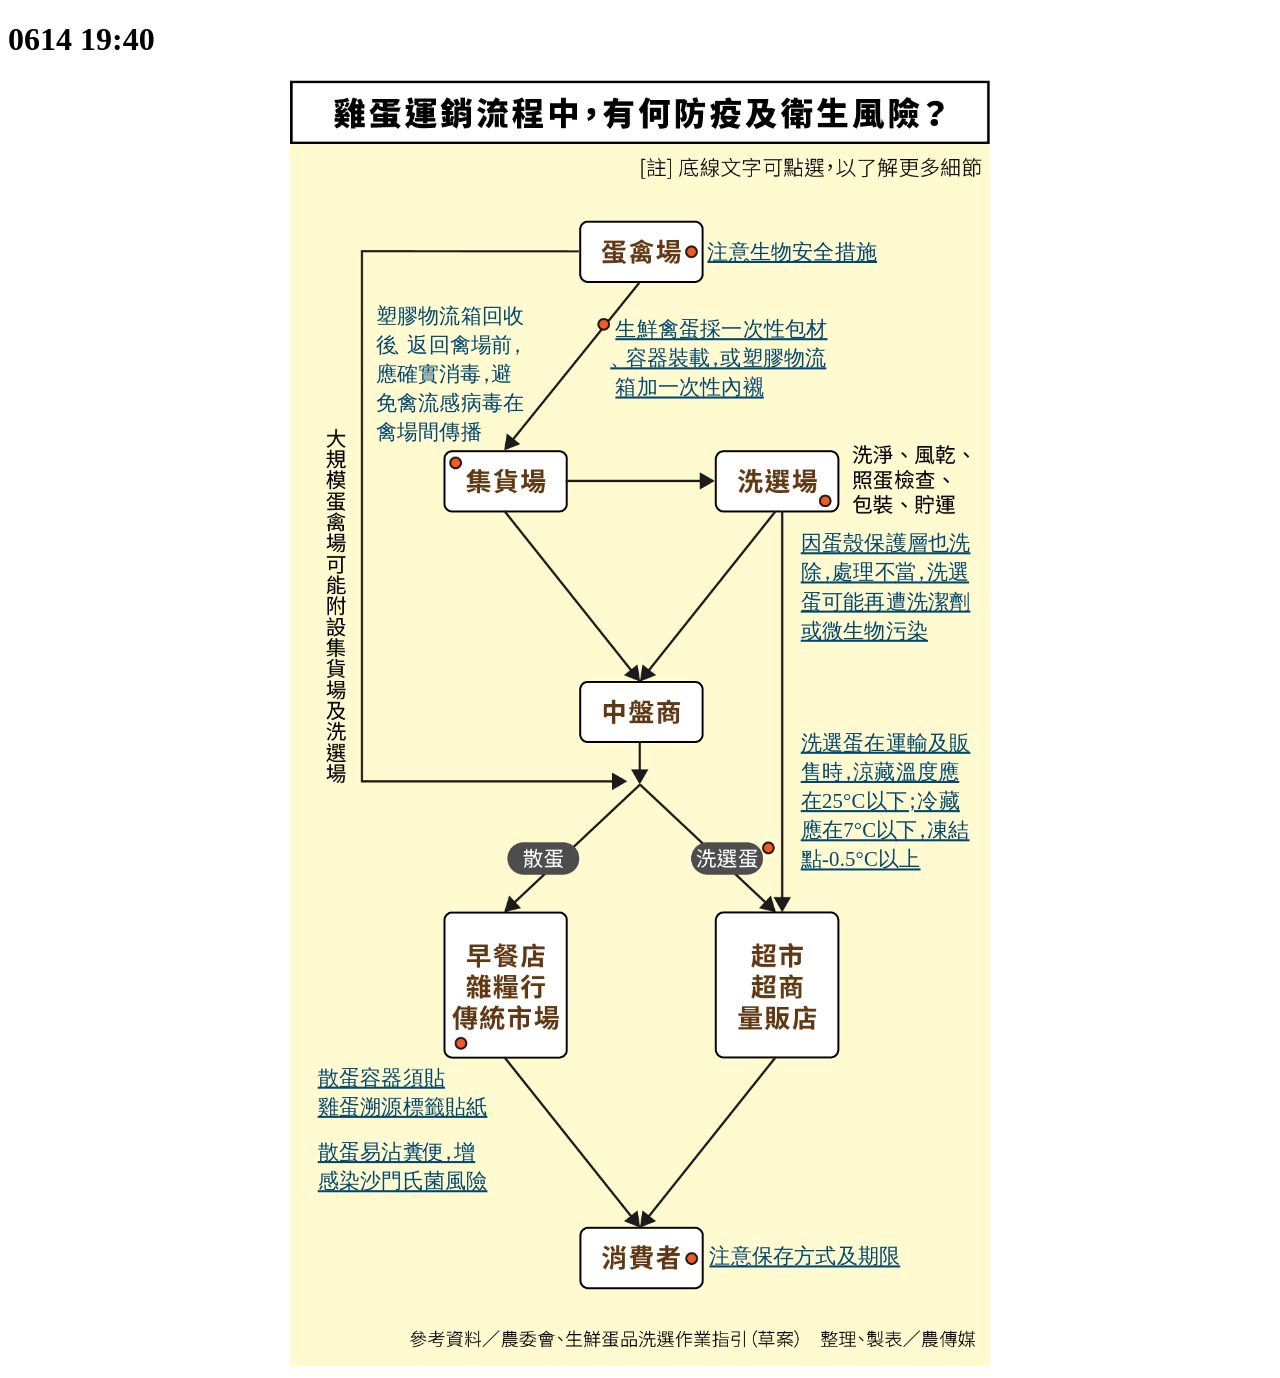
<file: agriharvest/eggProductionRisk.html>
<!DOCTYPE html>
<html>
<head>
<meta charset="UTF-8">
</head>
<body>
<h1>0614 19:40</h1>
<div align="center">
<svg xmlns="http://www.w3.org/2000/svg" xmlns:xlink="http://www.w3.org/1999/xlink" viewBox="0 0 1080 1985" version="1.1" width="700px"><defs><style>.cls-1,.cls-4,.cls-5{font-size:32px;fill:#004870;font-family:NotoSansCJKtc-Light-B5pc-H, Noto Sans CJK TC;}.cls-1,.cls-4{text-decoration:underline;}.cls-1,.cls-5,.cls-7{letter-spacing:0.01em;}.cls-2{letter-spacing:-0.24em;}.cls-3{letter-spacing:0.01em;}.cls-4,.cls-9{letter-spacing:0.01em;}.cls-6{letter-spacing:-0.24em;}.cls-8{letter-spacing:-0.24em;}</style></defs><title>eggProductionRisk-final</title><g id="bg"><image width="1080" height="1985" xlink:href="eggProductionRiskBg.png"/></g><g id="words"><g id="文字">

<a xlink:href="https://www.agriharvest.tw/theme_data.php?theme=article&amp;sub_theme=article&amp;id=112" target="_blank">
	<text class="cls-1" transform="translate(42.75 1664.81)">散蛋易沾糞<tspan class="cls-2" x="161.6" y="0">便，</tspan><tspan class="cls-3" x="210.24" y="0">增</tspan><tspan x="0" y="45">感染沙門氏菌風險</tspan></text>
</a>

<a xlink:href="https://www.agriharvest.tw/theme_data.php?theme=article&amp;sub_theme=article&amp;id=620" target="_blank">
	<text class="cls-4" transform="translate(647.01 1825.83)">注意保存方式及期限</text>
</a>

<a xlink:href="https://www.agriharvest.tw/theme_data.php?theme=article&amp;sub_theme=article&amp;id=91" target="_blank">
	<text class="cls-1" transform="translate(644.01 276.06)">注意生物安全措施</text>
</a>

<text class="cls-5" transform="translate(132.44 374.67)">塑膠物流箱回收<tspan class="cls-6"><tspan x="0" y="45">後、</tspan><tspan class="cls-7" x="48.64" y="45">返回禽場</tspan><tspan class="cls-2" x="177.92" y="45">前，</tspan></tspan><tspan x="0" y="90">應確實消</tspan><tspan class="cls-8" x="129.28" y="90">毒，</tspan><tspan class="cls-9" x="177.92" y="90">避</tspan><tspan x="0" y="135">免禽流感病毒在</tspan><tspan x="0" y="180">禽場間傳播</tspan></text>


<a xlink:href="https://www.agriharvest.tw/theme_data.php?theme=article&amp;sub_theme=article&amp;id=721" target="_blank">
	<text class="cls-1" transform="translate(502.02 395.22)">生鮮禽蛋採一次性包材<tspan class="cls-6"><tspan x="-8" y="45">、</tspan><tspan class="cls-9" x="16.32" y="45">容器裝</tspan><tspan class="cls-8" x="113.28" y="45">載，</tspan><tspan class="cls-9" x="161.92" y="45">或塑膠物流</tspan></tspan><tspan x="0" y="90">箱加一次性內襯</tspan></text>
</a>

<a xlink:href="http://www.fda.gov.tw/tc/includes/GetFile.ashx?mID=19&amp;id=62946" target="_blank">
	<text class="cls-1" transform="translate(788 725.53)">因蛋殼保護層也洗<tspan class="cls-6"><tspan x="0" y="45">除，</tspan><tspan class="cls-7" x="48.64" y="45">處理不</tspan><tspan class="cls-2" x="145.6" y="45">當，</tspan><tspan class="cls-3" x="194.24" y="45">洗選</tspan></tspan><tspan x="0" y="90">蛋可能再遭洗潔劑</tspan><tspan x="0" y="135">或微生物污染</tspan></text>
</a>

<a xlink:href="http://www.fda.gov.tw/tc/includes/GetFile.ashx?mID=19&amp;id=62946" target="_blank">
	<text class="cls-1" transform="translate(788 1033.35)">洗選蛋在運輸及販<tspan x="0" y="45">售</tspan><tspan class="cls-2" x="32.32" y="45">時，</tspan><tspan class="cls-9" x="80.96" y="45">涼藏溫度應</tspan><tspan x="0" y="90">在25°C以</tspan><tspan class="cls-2" x="131.39" y="90">下；</tspan><tspan class="cls-9" x="180.03" y="90">冷藏</tspan><tspan x="0" y="135">應在7°C以</tspan><tspan class="cls-2" x="146.27" y="135">下，</tspan><tspan class="cls-9" x="194.91" y="135">凍結</tspan><tspan x="0" y="180">點-0.5°C以上</tspan></text>
</a>

<a xlink:href="https://www.agriharvest.tw/theme_data.php?theme=article&amp;sub_theme=article&amp;id=642" target="_blank">
	<text class="cls-1" transform="translate(42.75 1550.06)">散蛋容器須貼<tspan x="0" y="45">雞蛋溯源標籤貼紙</tspan></text>
</a>

</g></g></svg>
</div>
</body>
</html>
</file>
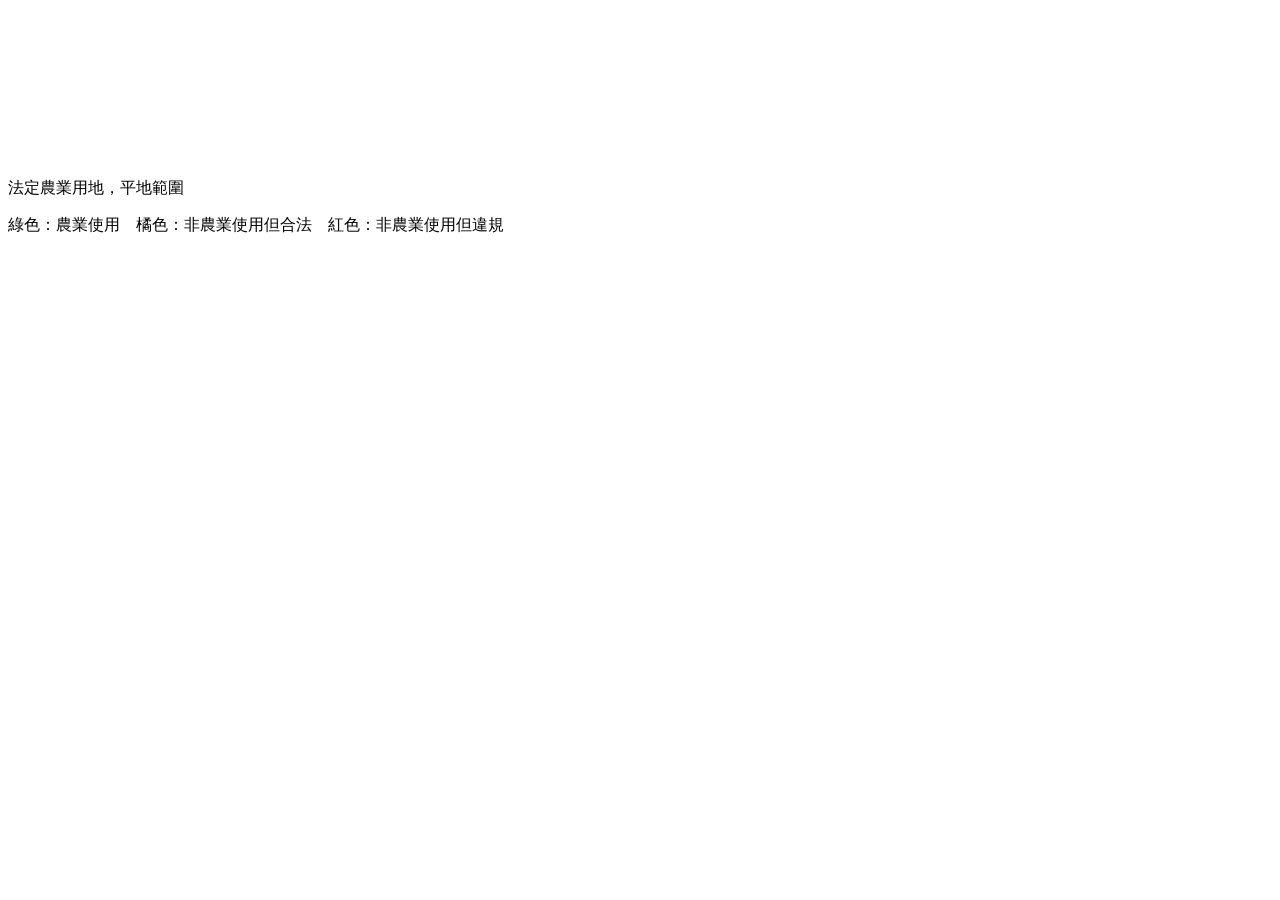
<file: farmland/index2.html>
<!doctype html>

<html>
	<head>
		<title>Page Title</title>
		<meta charset="UTF-8">
		<meta name="viewport" content="initial-scale=1.0">
		<script src="https://d3js.org/d3.v3.min.js"></script>
		<style>
                #tooltip{
                  position: absolute;
                  /* left: 20px; */
                  /* top:  100px; */
                  background: #fff;
                  width: 150px;
                  height: auto;
                  padding: 0px 10px;
                  border-radius: 5px;
                  box-shadow: 5px 5px 10px rgba(0,0,0,0.3);
                }

                #tooltip.hidden{
                  display: none;
                } 
        </style>
        


	</head>

	<body>
          <svg></svg>
          
          <p>法定農業用地，平地範圍</p>
          <p>綠色：農業使用　橘色：非農業使用但合法　紅色：非農業使用但違規</p>
          
          
          <!--<div>tooltip顯示資料</div>-->
          <div id="tooltip" class="hidden">
          
          <p><strong id="purpose">使用類型</strong></p>
          <p id="farm_usage">是否農用</p>
          <p id="characteristic">特性</p>
          <p id="area">面積</p>
          <p id="legal">是否法定</p>
          <p id="terrain">地形</p>
          
          </div>  
   

       
      
        <script>
       
       
            

            d3.csv("changhua.csv",function(data)  {
                
                //設定svg版面
                d3.select("svg")
                  .attr({
                        width: "900",
                        height: "700"
                  });
                
                //資料巢狀化
                var nested = { values: 
                                d3.nest()
                                  .key(function(d) { return d["是否法定"]; }) 
                                  .key(function(d) { return d["地形"]; })
                                  .key(function(d) { return d["是否農用"]; })
                                  .key(function(d) { return d["特性"]; })
                                  .key(function(d) { return d["使用類型"]; })
                                  .entries(data)
                             };
//                console.log("印出nested");
//                console.log(nested);
                
                //引入treemap的layout    
                var treemap = d3.layout.treemap().size([900,700]);
                treemap.children(function(d) { return d.values; }); //為什麼要這行
                treemap.value(function(d) { return +d["面積"]; }); 
                var nodes = treemap.nodes(nested);
        
//                console.log("印出nodes:");
//                console.log(nodes);
                
                var areas = nodes[0].value; //總面積
//                console.log("areas:"+areas);
                

                
                //在svg畫出treemap
                 var rects = d3.select("svg").selectAll("rect").data(nodes);
                     rects.enter().append("rect")
                                  .attr({
                                        x: function(d) { return d.x; },
                                        y: function(d) { return d.y; },
                                        width: function(d) { return d.dx; },
                                        height: function(d) { return d.dy; },
                                        fill: "none", stroke: "white"
                                  })
//                    .on("mouseover",function(d){
////                    console.log(d);
//                    d3.select("div").text(d["是否法定"]+","+d["地形"]+","+d["是否農用"]+","+d["特性"]+","+d["使用類型"]+","+d["面積"]);
//                })
                ;
//                rects.exit().remove(); //原本原始碼沒這行
                
                
                

                
        

               //把各矩形加入顏色
//               var color = d3.scale.category20();
//               d3.select("svg").selectAll("rect").attr({fill: function(d) {
//                    return color(d["是否農用"]);
//               }});
                
                

                
               rects.attr({
                       fill: function(d){
                                   //先判斷是農用還是非農用
                                   if(d.是否農用==="農業使用"){
                                          return "#02C874"; // 綠底
                                      }

                                   if(d.是否農用==="非農業使用"){
                                       if(d.特性==="違規"){
                                           if(d.使用類型==="工廠"){
                                                 return "#CE0000"; //深紅
                                           }
                                          return "#FF5151"; //紅
                                        }     
                                          return "#FF9224"; //橘 
                                   }
                       }
               }).on("click",function(d){
                   console.log("點擊印出d:");
                   console.log(d);
                   console.log("點擊印出this:");
                   console.log(this);

               });
                
                
//                d3.selectAll("#texts").attr({
//                    x: function(d) { return d.x + d.dx/2; },
//                    y: function(d) { return d.y + d.dy/2; },
//                    "text-anchor": "middle", // 水平置中
//                    "dominant-baseline": "central" // 垂直置中   
//                }).text("hi").style("font-size","5pt");
                
                

                
                
//                //加入文字
        var texts =  d3.select("svg").selectAll("text").data(nodes);
                
            texts.enter()
                 .append("text")
                 .attr({
                        x: function(d) { return d.x + d.dx/2; },
                        y: function(d) { return d.y + d.dy/2; },
                        "text-anchor": "middle", // 水平置中
                        "dominant-baseline": "central", // 垂直置中
                        class: "texts"
                 })
                 .text(function(d) {
                           if(d.value/areas>=0.01&&d.depth===6){
                                return Math.round(d.value/areas*100*10)/10+"%"; 
                           }else{
                               return "";
                           }
                       })
//                  .append("tspan")
//                  .attr({
//                        x: function(d) { return d.x + d.dx/2; },
//                        y: function(d) { return d.y + d.dy/2+ 20; },
//                        "text-anchor": "middle", // 水平置中
//                        "dominant-baseline": "central", // 垂直置中
//                        })
//                  .text(function(d) {
//                           if(d.value/areas>=0.01&&d.depth===6){
//                                return d.使用類型; 
//                           }else{
//                               return "";
//                           }
//                       } )
                ;
                
                
                
               
                
                
                
                //mouse移入，加入提示框
                rects.on("mouseover",function(d){
    //                console.log("啟動mouseover");
                    
//                    console.log(d);

                    //讓選到的人顏色變淺
                    //先選出目前的顏色
                    var nowColor = d3.select(this).attr("fill");

                    //調整透明度
                    nowColor = d3.select(this).style("opacity", 0.8);

                    //讓位置去吃矩形的
                    var tooltipX = +d3.select(this).attr("x"); //要+
                    var tooltipY = +d3.select(this).attr("y");
                    var tooltipW = +d3.select(this).attr("width");

                    //改變位置
                    d3.select("#tooltip").style({
                        left: tooltipX+15+tooltipW+"px",
                        top: tooltipY+15+"px"
                    })

                    //替換tooltip內容(選擇其id後，修改內容)
                    d3.select("#legal").text(d.是否法定);
                    d3.select("#terrain").text(d.地形);
                    d3.select("#farm_usage").text(d.是否農用);
                    d3.select("#characteristic").text(d.特性);
                    d3.select("#purpose").text("使用類型："+d.使用類型);
                    d3.select("#area").text("面積："+d.面積+"公頃 ("+Math.round(d.面積/areas*100*100)/100+"%)");



                    //顯現tooltip
                    d3.select("#tooltip").classed("hidden", false);
                    


                });
            
            //mouse移出圓圈
            rects.on("mouseout",function(d){
                    d3.select("#tooltip").classed("hidden", true);
//                    console.log("mouseout!");
                
                    
                    
                //讓選到的人顏色變淺
                //先選出目前的顏色
                var nowColor = d3.select(this).attr("fill");
                
                //調整透明度
//                console.log(nowColor);
                nowColor = d3.select(this).attr({
                    fill: nowColor
                }).style("opacity", 1);
                

            
            
            
            });
                

                
                
                
          });

            
            
            

        </script>


	</body>
</html>
</file>
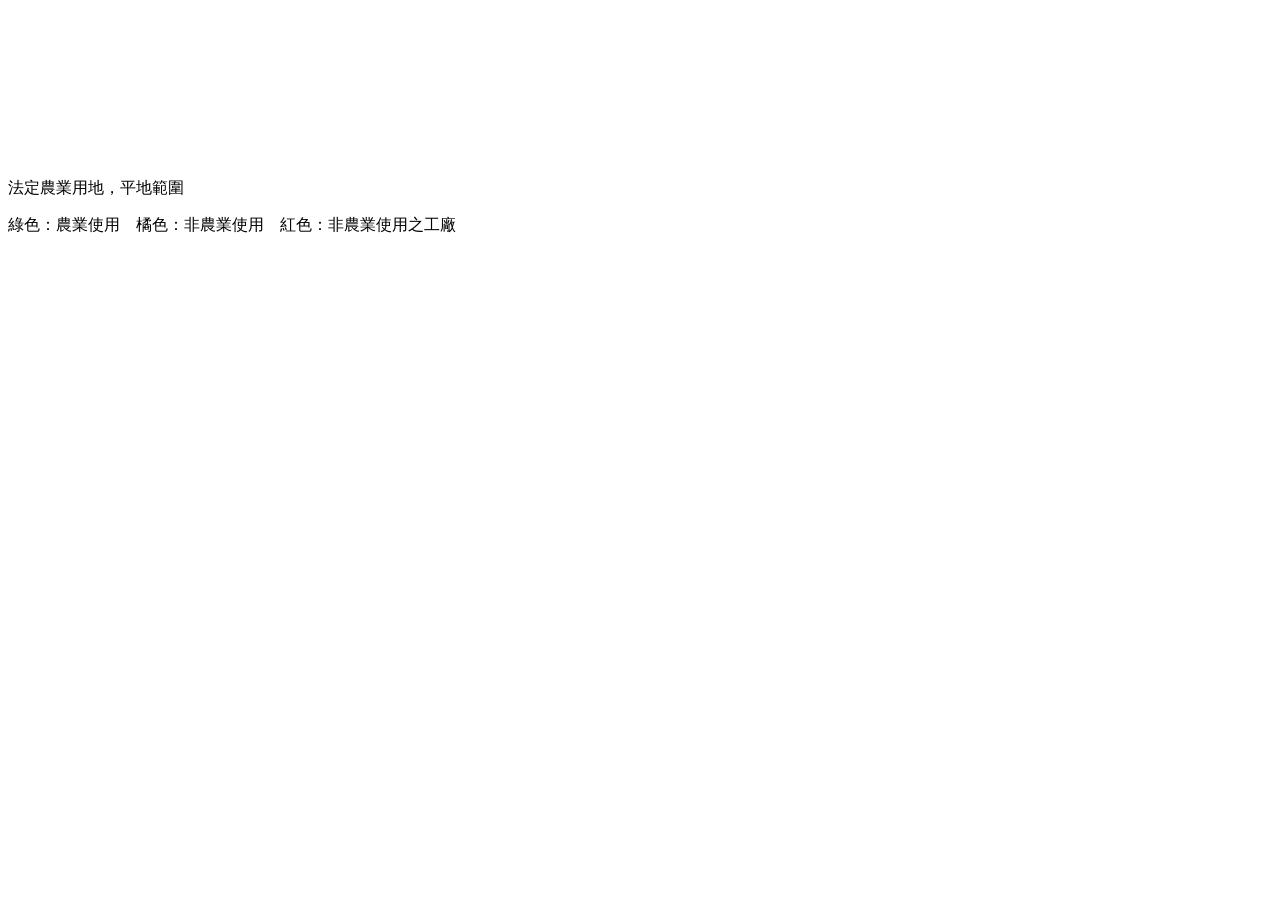
<file: farmland/index3.html>
<!doctype html>

<html>
	<head>
		<title>Page Title</title>
		<meta charset="UTF-8">
		<meta name="viewport" content="initial-scale=1.0">
		<script src="https://d3js.org/d3.v3.min.js"></script>
		<style>
                #tooltip{
                  position: absolute;
                  /* left: 20px; */
                  /* top:  100px; */
                  background: #fff;
                  width: 150px;
                  height: auto;
                  padding: 0px 10px;
                  border-radius: 5px;
                  box-shadow: 5px 5px 10px rgba(0,0,0,0.3);
                }

                #tooltip.hidden{
                  display: none;
                } 
        </style>
        


	</head>

	<body>
          <svg></svg>
          
          <p>法定農業用地，平地範圍</p>
          <p>綠色：農業使用　橘色：非農業使用　紅色：非農業使用之工廠</p>
          
          
          <!--<div>tooltip顯示資料</div>-->
          <div id="tooltip" class="hidden">
          
          <p><strong id="purpose">使用類型</strong></p>
          <p id="farm_usage">是否農用</p>
          <p id="area">面積</p>
          <p id="legal">是否法定</p>
          <p id="terrain">地形</p>
          
          </div>  
   

       
      
        <script>
       
       
            

            d3.csv("farmland0817.csv",function(data)  {
                
                //設定svg版面
                d3.select("svg")
                  .attr({
                        width: "900",
                        height: "900"
                  });
                
                //資料巢狀化
                var nested = { values: 
                                d3.nest()
                                  .key(function(d) { return d["是否法定"]; }) 
                                  .key(function(d) { return d["地形"]; })
                                  .key(function(d) { return d["是否農用"]; })
                                  .key(function(d) { return d["使用類型"]; })
                                  .entries(data)
                             };
//                console.log("印出nested");
//                console.log(nested);
                
                //引入treemap的layout    
                var treemap = d3.layout.treemap().size([900,900]);
                treemap.children(function(d) { return d.values; }); //為什麼要這行
                treemap.value(function(d) { return +d["面積"]; }); 
                var nodes = treemap.nodes(nested);
        
//                console.log("印出nodes:");
//                console.log(nodes);
                
                var areas = nodes[0].value; //總面積
//                console.log("areas:"+areas);
                

                
                //在svg畫出treemap
                 var rects = d3.select("svg").selectAll("rect").data(nodes);
                     rects.enter().append("rect")
                                  .attr({
                                        x: function(d) { return d.x; },
                                        y: function(d) { return d.y; },
                                        width: function(d) { return d.dx; },
                                        height: function(d) { return d.dy; },
                                        fill: "none", stroke: "white"
                                  })
//                    .on("mouseover",function(d){
////                    console.log(d);
//                    d3.select("div").text(d["是否法定"]+","+d["地形"]+","+d["是否農用"]+","+d["特性"]+","+d["使用類型"]+","+d["面積"]);
//                })
                ;
//                rects.exit().remove(); //原本原始碼沒這行
                
                
                

                
        

               //把各矩形加入顏色
//               var color = d3.scale.category20();
//               d3.select("svg").selectAll("rect").attr({fill: function(d) {
//                    return color(d["是否農用"]);
//               }});
                
                

                
               rects.attr({
                       fill: function(d){
                                   //先判斷是農用還是非農用
                                   if(d.是否農用==="農業使用"){
                                          return "#02C874"; // 綠底
                                      }

                                   if(d.是否農用==="非農業使用"){
                                       
                                           if(d.使用類型==="工廠"){
                                                 return "#CE0000"; //深紅
                                           }
                                           
                                          return "#FF9224"; //橘 
                                   }
                       }
               }).on("click",function(d){
                   console.log("點擊印出d:");
                   console.log(d);
                   console.log("點擊印出this:");
                   console.log(this);

               });
                
                
//                d3.selectAll("#texts").attr({
//                    x: function(d) { return d.x + d.dx/2; },
//                    y: function(d) { return d.y + d.dy/2; },
//                    "text-anchor": "middle", // 水平置中
//                    "dominant-baseline": "central" // 垂直置中   
//                }).text("hi").style("font-size","5pt");
                
                

                
                
//                //加入文字
        var texts =  d3.select("svg").selectAll("text").data(nodes);
                
            texts.enter()
                 .append("text")
                 .attr({
                        x: function(d) { return d.x + d.dx/2; },
                        y: function(d) { return d.y + d.dy/2; },
                        "text-anchor": "middle", // 水平置中
                        "dominant-baseline": "central", // 垂直置中
                        class: "texts"
                 })
                 .text(function(d) {
                           if(d.value/areas>=0.01&&d.depth===5){
                                return Math.round(d.value/areas*100*10)/10+"%"; 
                           }else{
                               return "";
                           }
                       })
//                  .append("tspan")
//                  .attr({
//                        x: function(d) { return d.x + d.dx/2; },
//                        y: function(d) { return d.y + d.dy/2+ 20; },
//                        "text-anchor": "middle", // 水平置中
//                        "dominant-baseline": "central", // 垂直置中
//                        })
//                  .text(function(d) {
//                           if(d.value/areas>=0.01&&d.depth===6){
//                                return d.使用類型; 
//                           }else{
//                               return "";
//                           }
//                       } )
                ;
                
                
                
               
                
                
                
                //mouse移入，加入提示框
                rects.on("mouseover",function(d){
    //                console.log("啟動mouseover");
                    
//                    console.log(d);

                    //讓選到的人顏色變淺
                    //先選出目前的顏色
                    var nowColor = d3.select(this).attr("fill");

                    //調整透明度
                    nowColor = d3.select(this).style("opacity", 0.8);

                    //讓位置去吃矩形的
                    var tooltipX = +d3.select(this).attr("x"); //要+
                    var tooltipY = +d3.select(this).attr("y");
                    var tooltipW = +d3.select(this).attr("width");

                    //改變位置
                    d3.select("#tooltip").style({
                        left: tooltipX+15+tooltipW+"px",
                        top: tooltipY+15+"px"
                    })

                    //替換tooltip內容(選擇其id後，修改內容)
                    d3.select("#legal").text(d.是否法定);
                    d3.select("#terrain").text(d.地形);
                    d3.select("#farm_usage").text(d.是否農用);
                    d3.select("#purpose").text("使用類型："+d.使用類型);
                    d3.select("#area").text("面積："+d.面積+"公頃 ("+Math.round(d.面積/areas*100*1000)/1000+"%)");



                    //顯現tooltip
                    d3.select("#tooltip").classed("hidden", false);
                    


                });
            
            //mouse移出圓圈
            rects.on("mouseout",function(d){
                    d3.select("#tooltip").classed("hidden", true);
//                    console.log("mouseout!");
                
                    
                    
                //讓選到的人顏色變淺
                //先選出目前的顏色
                var nowColor = d3.select(this).attr("fill");
                
                //調整透明度
//                console.log(nowColor);
                nowColor = d3.select(this).attr({
                    fill: nowColor
                }).style("opacity", 1);
                

            
            
            
            });
                

                
                
                
          });

            
            
            

        </script>


	</body>
</html>
</file>
